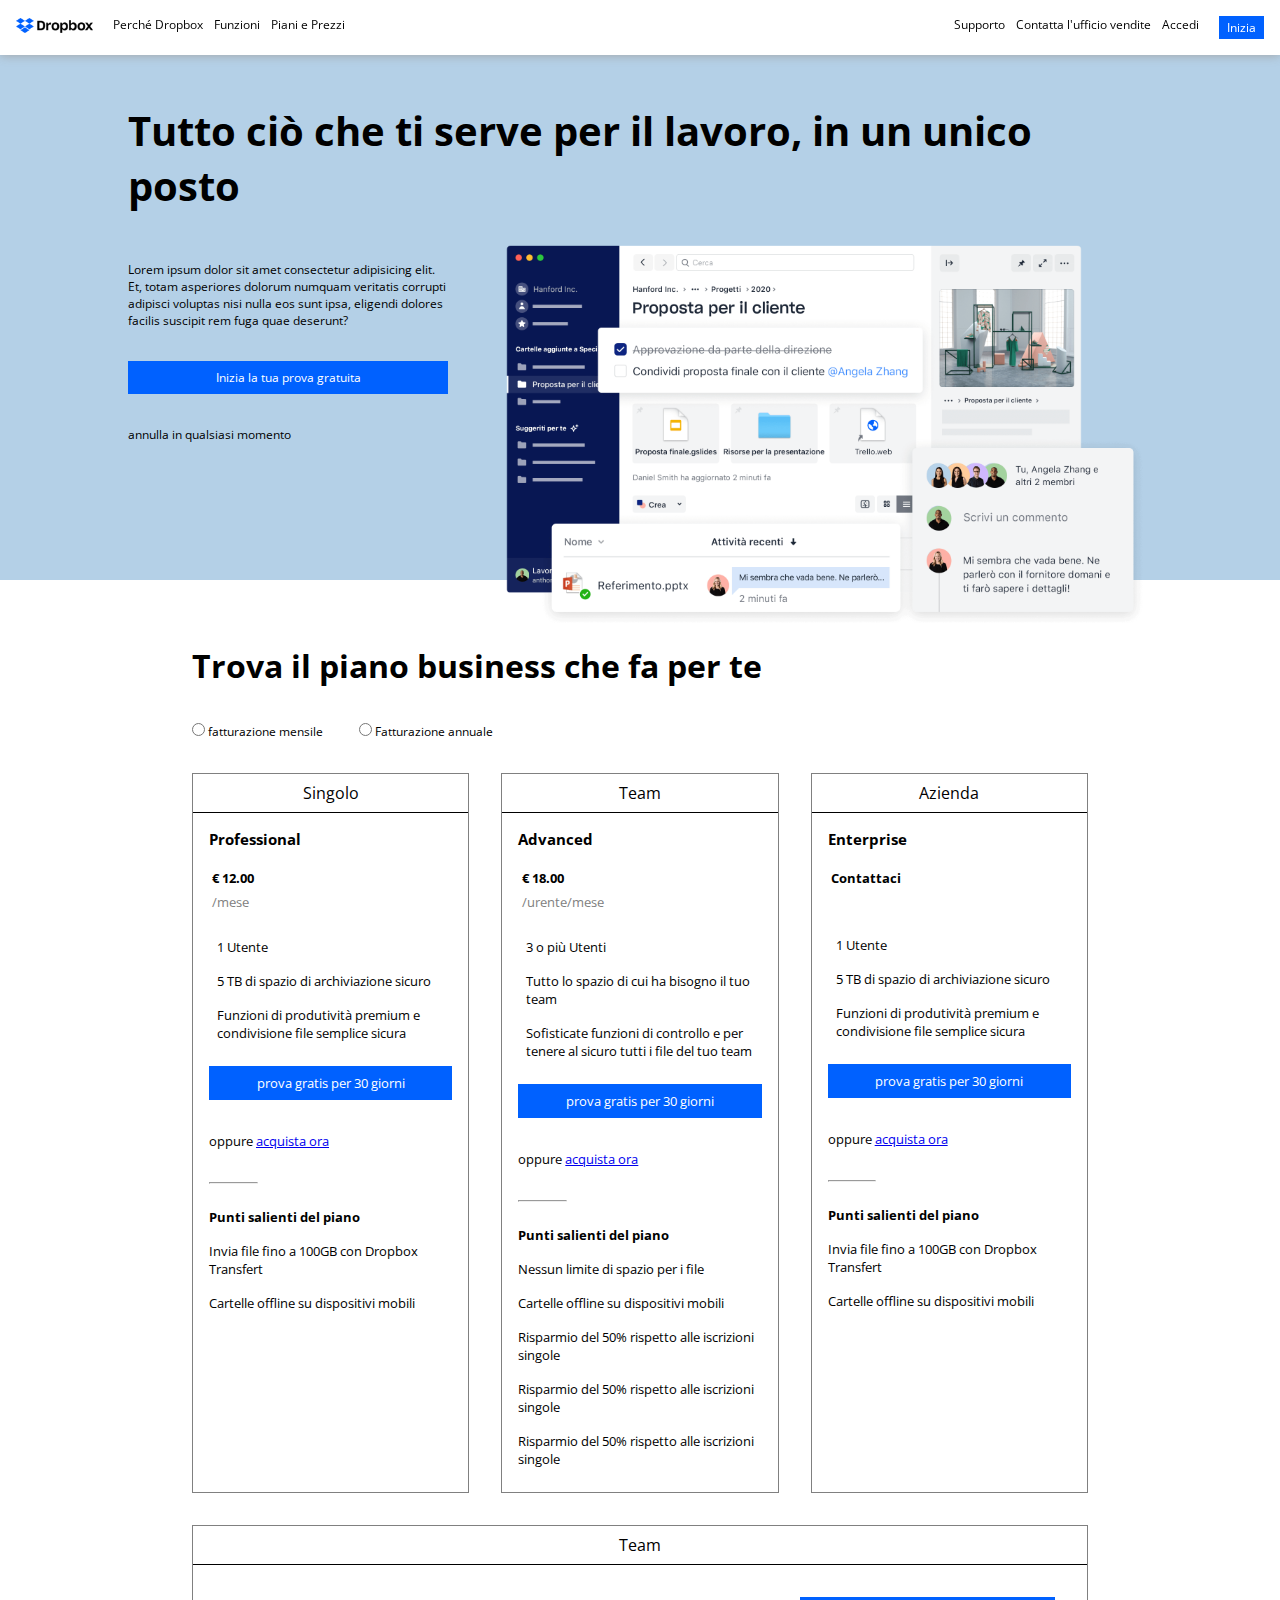
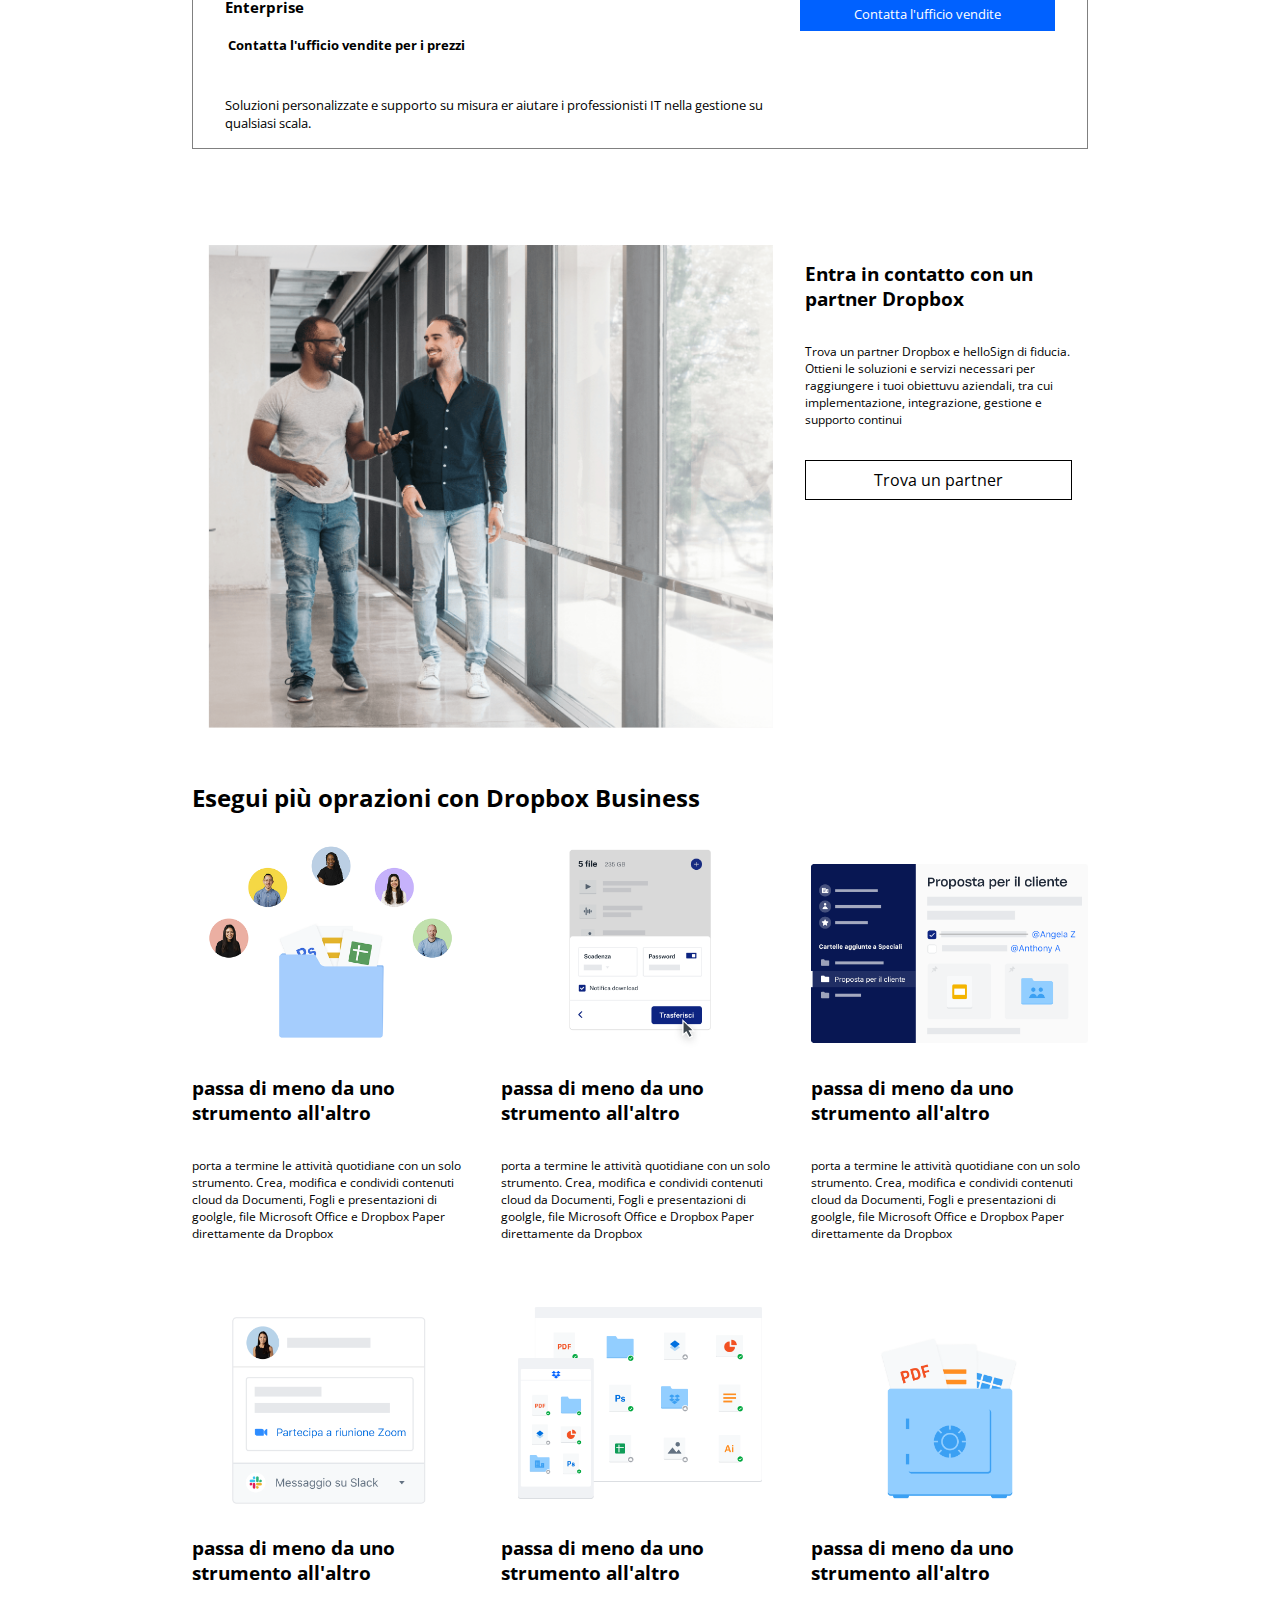
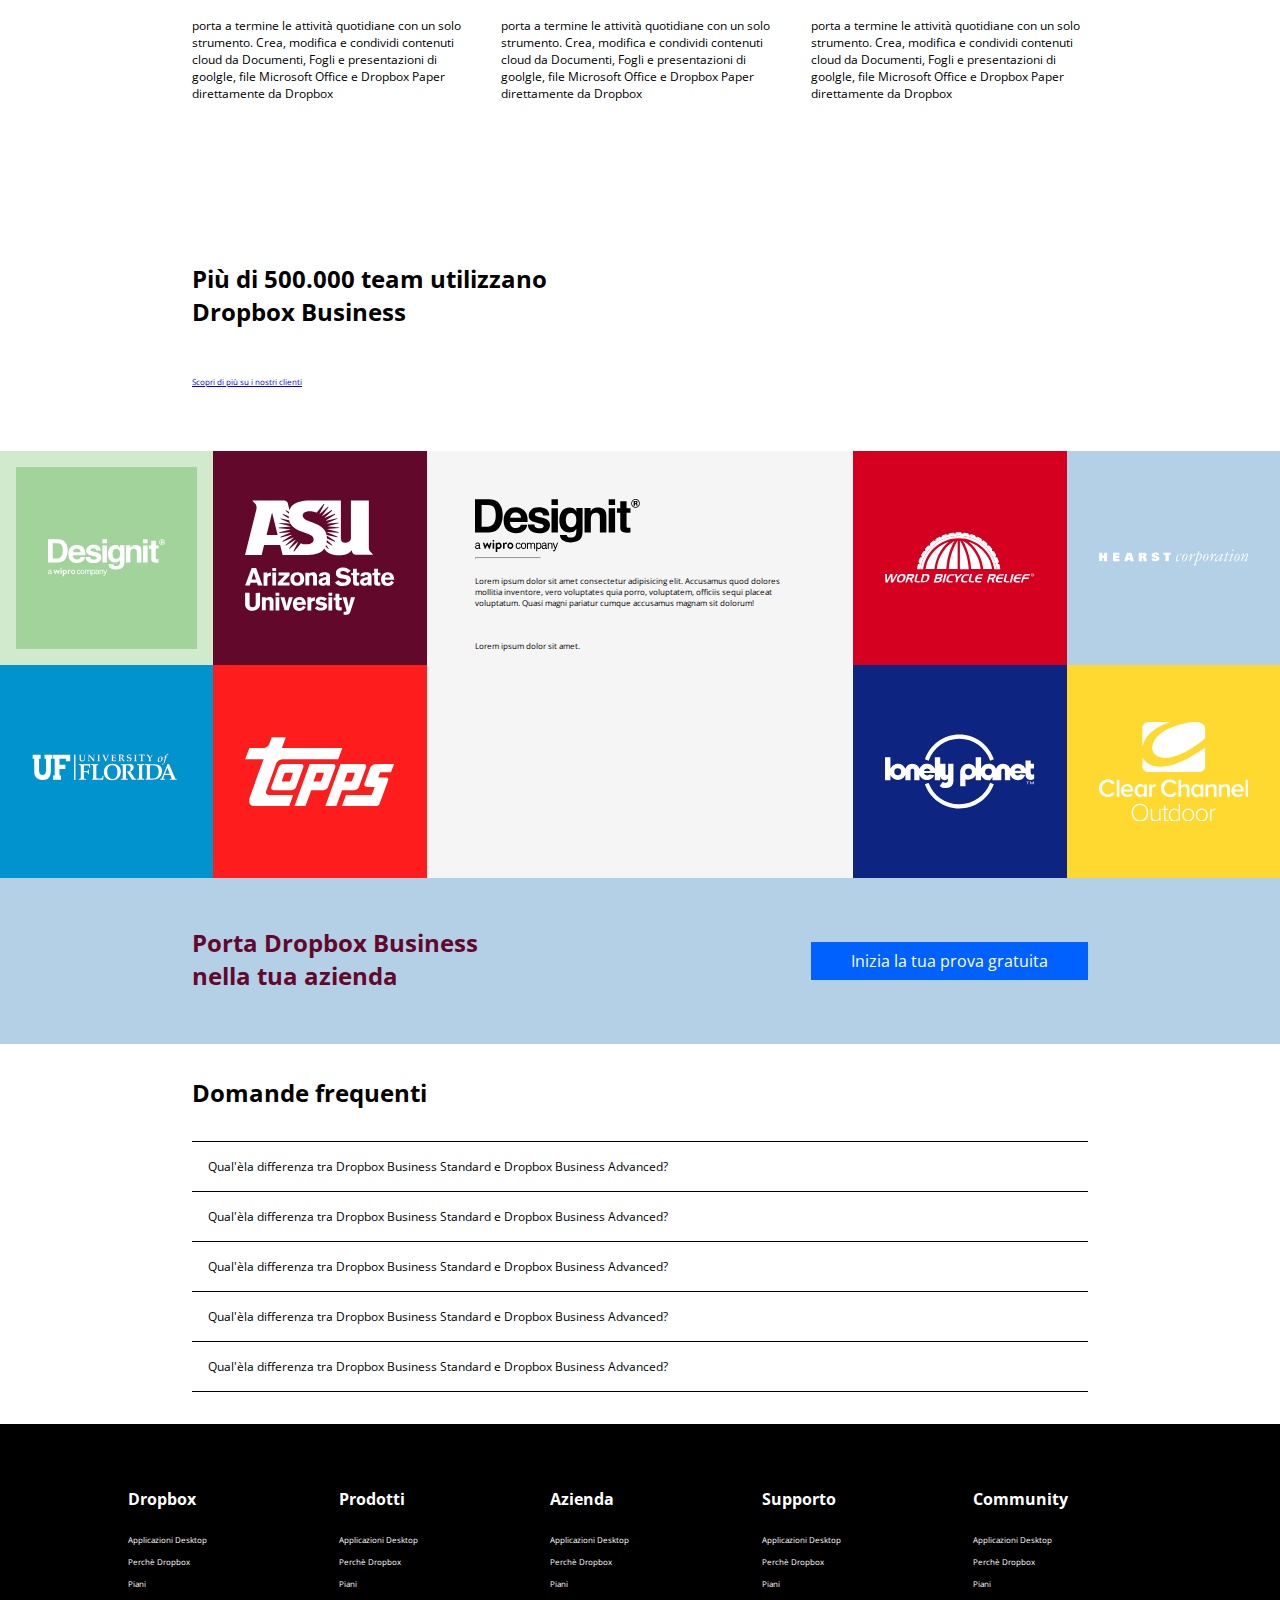
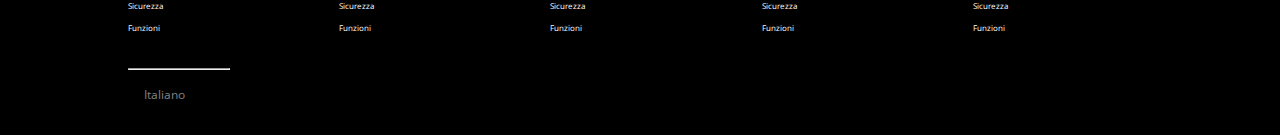
<file: index.html>
<!DOCTYPE html>
<html lang="en">

<head>
    <meta charset="UTF-8">
    <meta name="viewport" content="width=device-width, initial-scale=1.0">

    <link rel="preconnect" href="https://fonts.googleapis.com">
    <link rel="preconnect" href="https://fonts.gstatic.com" crossorigin>
    <link href="https://fonts.googleapis.com/css2?family=Open+Sans:ital,wght@0,300..800;1,300..800&display=swap"
        rel="stylesheet">
    <!-- font family -->
    <link rel="stylesheet" href="https://cdnjs.cloudflare.com/ajax/libs/font-awesome/6.6.0/css/all.min.css"
        integrity="sha512-Kc323vGBEqzTmouAECnVceyQqyqdsSiqLQISBL29aUW4U/M7pSPA/gEUZQqv1cwx4OnYxTxve5UMg5GT6L4JJg=="
        crossorigin="anonymous" referrerpolicy="no-referrer" />
    <!-- font icon -->
    <link rel="stylesheet" href="./asset/css/style.css">
    <title>boolbox</title>
</head>

<body class="debu">
    <header class="app_header d-flex p2-y">
        <div class="left">
            <div class="logo">
                <a href="#">
                    <img src="./asset/img/logo-small.png" alt="">
                </a>
            </div>
            <nav class="menu">
                <a href="#">Perché Dropbox</a>
                <a href="#">Funzioni</a>
                <a href="#">Piani e Prezzi</a>
            </nav>
        </div>
        <!-- left -->
        <div class="right">
            <nav class="menu">
                <a href="#">Supporto</a>
                <a href="#">Contatta l'ufficio vendite</a>
                <a href="#">Accedi</a>
            </nav>
            <div class="cta">
                <a href="#">Inizia</a>
            </div>
        </div>
        <!-- right -->
    </header>
    <!-- /.app_header -->
    <main class="app_main">
        <section class="jumbotron p2-y">
            <div class="conteinerL ">
                <h1 class="m-1">
                    Tutto ciò che ti serve per il lavoro, in un unico posto
                </h1>
                <div class="row p4-y">
                    <div class="col-4 text-start">
                        <p class="txt m-y">Lorem ipsum dolor sit amet consectetur adipisicing elit. Et, totam asperiores
                            dolorum numquam veritatis corrupti adipisci voluptas nisi nulla eos sunt ipsa, eligendi
                            dolores facilis suscipit rem fuga quae deserunt?</p>
                        <div class="call-to-action txt">
                            Inizia la tua prova gratuita
                        </div>
                        <div class="annul txt">
                            annulla in qualsiasi momento
                        </div>
                        <div class="arrowlink">
                            <a href="#plan">
                                <i class="fa-solid fa-arrow-down"></i>
                            </a>
                        </div>
                    </div>
                    <!-- Textarea -->
                    <div class="col-8">
                        <img src="./asset/img/jumbo.png" alt="">
                    </div>
                </div>
            </div>
        </section>
        <!-- jumbotron section -->
        <section id="plan" class="m-y margin-top-negativ p2-y">
            <div class="conteinerS p4-y">
                <h1 class="p2-y">
                    Trova il piano business che fa per te
                </h1>
                <div class="input p2-y">
                    <div class="month">
                        <input type="radio" name="" id="">
                        <label for="html">fatturazione mensile</label>
                    </div>
                    <!-- month -->
                    <div class="annual">
                        <input type="radio" name="" id="">
                        <label for="html">Fatturazione annuale</label>
                    </div>
                    <!-- annual -->
                </div>
                <div class="row ">
                    <div class="col-4">
                        <div class="card border d-flex">
                            <div class="users">
                                <i class="fa-solid fa-user"></i>
                                <span>
                                    Singolo
                                </span>
                            </div>
                            <!-- users -->
                            <div class="top">
                                <div class="description">
                                    <div class="supply">
                                        <h3>
                                            Professional
                                        </h3>
                                        <div class="price">
                                            € 12.00
                                        </div>
                                        <div class="subscription">
                                            /mese
                                        </div>
                                        <ul class="list-unstyled">
                                            <li class="user d-flex">
                                                <i class="fa-solid fa-user"></i>
                                                <span>1 Utente</span>
                                            </li>
                                            <li class="storage d-flex">
                                                <i class="fa-solid fa-folder"></i>
                                                <span>5 TB di spazio di archiviazione sicuro</span>
                                            </li>
                                            <li class="share d-flex">
                                                <i class="fa-solid fa-share-nodes"></i>
                                                <span>Funzioni di produtività premium e condivisione file semplice
                                                    sicura</span>
                                            </li>
                                        </ul>
                                        <div class="middle">
                                            <div class="call-to-action">
                                                prova gratis per 30 giorni
                                            </div>
                                            <div class="else">
                                                <span>oppure <a href="#">acquista ora</a></span>
                                            </div>
                                        </div>
                                        <!-- /.middle -->

                                        <hr>
                                    </div>
                                    <!-- supply -->
                                </div>
                                <div class="bottom">
                                    <div class="highlights">
                                        <h4>Punti salienti del piano</h4>
                                        <ul class="list-unstyled">
                                            <li>
                                                <i class="fa-solid fa-check"></i>
                                                <span>Invia file fino a 100GB con Dropbox Transfert</span>
                                            </li>
                                            <li>
                                                <i class="fa-solid fa-check"></i>
                                                <span>Cartelle offline su dispositivi mobili</span>
                                            </li>
                                        </ul>
                                    </div>
                                    <!-- highlights -->
                                </div>
                            </div>
                            <!-- description -->
                        </div>
                        <!-- card -->
                    </div>
                    <!-- /.col-4 -->
                    <div class="col-4">
                        <div class="card border">
                            <div class="users">
                                <i class="fa-solid fa-users"></i>
                                <span>
                                    Team
                                </span>
                            </div>
                            <!-- users -->
                            <div class="top">
                                <div class="description">
                                    <div class="supply">
                                        <h3>
                                            Advanced
                                        </h3>
                                        <div class="price">
                                            € 18.00
                                        </div>
                                        <div class="subscription">
                                            /urente/mese
                                        </div>
                                        <div class="feature">
                                            <ul class="list-unstyled">
                                                <li class="user d-flex">
                                                    <i class="fa-solid fa-user"></i>
                                                    <span>3 o più Utenti</span>
                                                </li>
                                                <li class="storage d-flex">
                                                    <i class="fa-solid fa-folder"></i>
                                                    <span>Tutto lo spazio di cui ha bisogno il tuo team</span>
                                                </li>
                                                <li class="share d-flex">
                                                    <i class="fa-solid fa-share-nodes"></i>
                                                    <span>Sofisticate funzioni di controllo e per tenere al sicuro tutti
                                                        i
                                                        file
                                                        del tuo team
                                                    </span>
                                                </li>
                                            </ul>
                                        </div>
                                        <!-- feature -->
                                    </div>
                                    <div class="middle">
                                        <div class="call-to-action">
                                            <a href="#">
                                                prova gratis per 30 giorni
                                            </a>
                                        </div>
                                        <div class="else">
                                            <span>oppure <a href="#">acquista ora</a></span>
                                        </div>
                                    </div>
                                    <!-- /.middle -->
                                    <hr>
                                </div>
                                <!-- supply -->
                                <!-- /.top -->
                                <div class="bottom">
                                    <div class="highlights">
                                        <h4>Punti salienti del piano</h4>
                                        <div class="feature">
                                            <ul class="list-unstyled">
                                                <li>
                                                    <i class="fa-solid fa-check"></i>
                                                    <span>Nessun limite di spazio per i file</span>
                                                </li>
                                                <li>
                                                    <i class="fa-solid fa-check"></i>
                                                    <span>Cartelle offline su dispositivi mobili</span>
                                                </li>
                                                <li>
                                                    <i class="fa-solid fa-check"></i>
                                                    <span>Risparmio del 50% rispetto alle iscrizioni singole</span>
                                                </li>
                                                <li>
                                                    <i class="fa-solid fa-check"></i>
                                                    <span>Risparmio del 50% rispetto alle iscrizioni singole</span>
                                                </li>
                                                <li>
                                                    <i class="fa-solid fa-check"></i>
                                                    <span>Risparmio del 50% rispetto alle iscrizioni singole</span>
                                                </li>
                                            </ul>
                                        </div>
                                        <!-- /.feature -->

                                    </div>
                                    <!-- highlights -->
                                </div>
                                <!-- /.bottom -->
                            </div>
                            <!-- description -->
                        </div>
                        <!-- card -->
                    </div>
                    <!-- /.col-4 -->
                    <div class="col-4">
                        <div class="card border d-flex">
                            <div class="users">
                                <i class="fa-solid fa-building"></i>
                                <span>
                                    Azienda
                                </span>
                            </div>
                            <!-- users -->
                            <div class="top">
                                <div class="description">
                                    <div class="supply">
                                        <h3>
                                            Enterprise
                                        </h3>
                                        <div class="price">
                                            Contattaci
                                        </div>
                                        <div class="subscription empty">

                                        </div>
                                        <div class="feature">
                                            <ul class="list-unstyled">
                                                <li class="user d-flex">
                                                    <i class="fa-solid fa-user"></i>
                                                    <span>1 Utente</span>
                                                </li>
                                                <li class="storage d-flex">
                                                    <i class="fa-solid fa-folder"></i>
                                                    <span>5 TB di spazio di archiviazione sicuro</span>
                                                </li>
                                                <li class="share d-flex">
                                                    <i class="fa-solid fa-share-nodes"></i>
                                                    <span>Funzioni di produtività premium e condivisione file semplice
                                                        sicura</span>
                                                </li>
                                            </ul>
                                        </div>
                                        <!-- feature -->
                                        <div class="middle">
                                            <div class="call-to-action">
                                                prova gratis per 30 giorni
                                            </div>
                                            <div class="else">
                                                <span>oppure <a href="#">acquista ora</a></span>
                                            </div>
                                        </div>
                                        <!-- /.middle -->
                                        <hr>
                                    </div>
                                    <!-- supply -->
                                </div>
                                <div class="bottom">
                                    <div class="highlights">
                                        <h4>Punti salienti del piano</h4>
                                        <ul class="list-unstyled">
                                            <li>
                                                <i class="fa-solid fa-check"></i>
                                                <span>Invia file fino a 100GB con Dropbox Transfert</span>
                                            </li>
                                            <li>
                                                <i class="fa-solid fa-check"></i>
                                                <span>Cartelle offline su dispositivi mobili</span>
                                            </li>
                                        </ul>
                                    </div>
                                    <!-- highlights -->
                                </div>
                            </div>
                            <!-- description -->
                        </div>
                        <!-- card -->
                    </div>
                    <!-- /.col-4 -->
                    <div class="col-12">
                        <div class="card border d-flex">
                            <div class="users">
                                <i class="fa-solid fa-building"></i>
                                <span>
                                    Team
                                </span>
                            </div>
                            <!-- users -->
                            <div class="top">
                                <div class="description d-flex">
                                    <div class="col-8">
                                        <div class="supply">
                                            <h3>
                                                Enterprise
                                            </h3>
                                            <div class="price">
                                                Contatta l'ufficio vendite per i prezzi
                                            </div>
                                            <!-- price -->
                                            <div class="subscription empty">

                                            </div>
                                            <!-- subscription -->
                                            <div class="feature">
                                                Soluzioni personalizzate e supporto su misura er aiutare i
                                                professionisti IT nella gestione su qualsiasi scala.
                                            </div>
                                            <!-- /.feature -->
                                        </div>
                                        <!-- supply -->
                                    </div>
                                    <!-- /.col8 -->
                                    <div class="col-4">
                                        <div class="call-to-action">
                                            Contatta l'ufficio vendite
                                        </div>
                                    </div>
                                    <!-- /.col4 -->
                                </div>



                            </div>
                            <!-- description -->

                        </div>
                        <!-- card -->
                    </div>
                    <!-- col-12 -->
                </div>
                <!-- /.row -->
            </div>
            <!-- /.conteinerS -->
        </section>
        <!-- /.plan -->
        <section class="Partners p2-y">
            <div class="conteinerS d-flex">
                <div class="col-8">
                    <img src="./asset/img/partner.png" alt="">
                </div>
                <!-- /.col-8 -->
                <div class="col-4">
                    <h3>
                        Entra in contatto con un partner Dropbox
                    </h3>
                    <div class="txt">
                        Trova un partner Dropbox e helloSign di fiducia. Ottieni le soluzioni e servizi necessari per
                        raggiungere i tuoi obiettuvu aziendali, tra cui implementazione, integrazione, gestione e
                        supporto continui
                    </div>
                    <div class="call-to-action-negative">
                        Trova un partner
                    </div>
                </div>
                <!-- /.col-4 -->
            </div>
            <!-- /.conteinerS -->
        </section>
        <!-- /.Partners -->
        <section class="Operation p2-y">
            <div class="conteinerS">
                <h2>Esegui più oprazioni con Dropbox Business</h2>
                <div class="row ">
                    <div class="col-4">
                        <img src="./asset/img/business-feature-switching-tools.png" alt="">
                        <h3>
                            passa di meno da uno strumento all'altro
                        </h3>
                        <div class="txt">
                            porta a termine le attività quotidiane con un solo strumento. Crea, modifica e condividi
                            contenuti cloud da Documenti, Fogli e presentazioni di goolgle, file Microsoft Office e
                            Dropbox Paper direttamente da Dropbox
                        </div>
                    </div>
                    <!-- /.col-4 -->
                    <div class="col-4">
                        <img src="./asset/img/business-feature-send-files-it.png" alt="">
                        <h3>
                            passa di meno da uno strumento all'altro
                        </h3>
                        <div class="txt">
                            porta a termine le attività quotidiane con un solo strumento. Crea, modifica e condividi
                            contenuti cloud da Documenti, Fogli e presentazioni di goolgle, file Microsoft Office e
                            Dropbox Paper direttamente da Dropbox
                        </div>
                    </div>
                    <!-- /.col-4 -->
                    <div class="col-4">
                        <img src="./asset/img/business-feature-coordinate-it.png" alt="">
                        <h3>
                            passa di meno da uno strumento all'altro
                        </h3>
                        <div class="txt">
                            porta a termine le attività quotidiane con un solo strumento. Crea, modifica e condividi
                            contenuti cloud da Documenti, Fogli e presentazioni di goolgle, file Microsoft Office e
                            Dropbox Paper direttamente da Dropbox
                        </div>
                    </div>
                    <!-- /.col-4 -->
                    <div class="col-4">
                        <img src="./asset/img/business-feature-integrations-it.png" alt="">
                        <h3>
                            passa di meno da uno strumento all'altro
                        </h3>
                        <div class="txt">
                            porta a termine le attività quotidiane con un solo strumento. Crea, modifica e condividi
                            contenuti cloud da Documenti, Fogli e presentazioni di goolgle, file Microsoft Office e
                            Dropbox Paper direttamente da Dropbox
                        </div>
                    </div>
                    <!-- /.col-4 -->
                    <div class="col-4">
                        <img src="./asset/img/business-feature-multi-device.png" alt="">
                        <h3>
                            passa di meno da uno strumento all'altro
                        </h3>
                        <div class="txt">
                            porta a termine le attività quotidiane con un solo strumento. Crea, modifica e condividi
                            contenuti cloud da Documenti, Fogli e presentazioni di goolgle, file Microsoft Office e
                            Dropbox Paper direttamente da Dropbox
                        </div>
                    </div>
                    <!-- /.col-4 -->
                    <div class="col-4">
                        <img src="./asset/img/business-feature-security.png" alt="">
                        <h3>
                            passa di meno da uno strumento all'altro
                        </h3>
                        <div class="txt">
                            porta a termine le attività quotidiane con un solo strumento. Crea, modifica e condividi
                            contenuti cloud da Documenti, Fogli e presentazioni di goolgle, file Microsoft Office e
                            Dropbox Paper direttamente da Dropbox
                        </div>
                    </div>
                    <!-- /.col-4 -->
                </div>
                <!-- /.row -->
            </div>
            <!-- /.conteinerS -->
        </section>
        <!-- /.Operation -->
        <section class="Teams p4-y my-4">
            <div class="conteinerS d-flex">
                <h2>
                    Più di 500.000 team utilizzano <br> Dropbox Business
                </h2>
                <a href="#">
                    Scopri di più su i nostri clienti
                </a>
            </div>
            <!-- /.conteinerS -->
        </section>
        <!-- /.Teams -->
        <section class="Logos">
            <div class="LeftL">
                <div class="square des">
                    <svg width="400" height="127" viewBox="0 0 400 127" xmlns="http://www.w3.org/2000/svg">
                        <title>designit</title>
                        <g>
                            <g transform="translate(0 97.578)">
                                <path
                                    d="M85.675 6.92c-4.014 0-7.336 3.391-7.336 7.613 0 4.221 3.253 7.612 7.336 7.612 4.014 0 7.335-3.39 7.335-7.612 0-4.222-3.252-7.613-7.335-7.613zm0 11.627c-2.076 0-3.737-1.8-3.737-4.014 0-2.215 1.66-4.014 3.737-4.014 2.076 0 3.737 1.8 3.737 4.014.069 2.214-1.661 4.014-3.737 4.014zM39.654 7.336h-2.699c-.208 0-.484.207-.554.415l-2.214 6.99-3.806-7.475a.826.826 0 0 0-.623-.346h-.277a.826.826 0 0 0-.623.346l-3.806 7.474-2.215-6.99c-.069-.207-.346-.414-.553-.414h-2.7c-.345 0-.553.276-.414.622L23.599 21.8c.069.208.346.416.553.416h.415a.826.826 0 0 0 .623-.346l4.499-8.79 4.498 8.79a.826.826 0 0 0 .623.346h.415c.208 0 .484-.208.554-.416l4.429-13.84c0-.347-.208-.623-.554-.623zm6.367 0h-2.7a.62.62 0 0 0-.622.622v13.15a.62.62 0 0 0 .623.622h2.699a.62.62 0 0 0 .623-.623V7.958a.62.62 0 0 0-.623-.622zm11.903-.416c-1.869 0-3.599.83-4.844 2.146l-.485-1.315c-.069-.208-.346-.415-.553-.415h-1.246a.62.62 0 0 0-.623.622V28.72a.62.62 0 0 0 .623.623h2.699a.62.62 0 0 0 .623-.623v-7.198c1.176.416 2.422.623 3.737.623 3.806 0 6.92-3.39 6.92-7.612.07-4.222-3.045-7.613-6.851-7.613zm-.761 11.627c-1.108 0-2.215-.277-3.045-.83v-5.468a3.521 3.521 0 0 1 3.045-1.8c2.007 0 3.667 1.8 3.667 4.015 0 2.283-1.66 4.083-3.667 4.083zM74.879 6.92c-2.63 0-4.152 2.146-4.152 2.146l-.485-1.315c-.069-.208-.346-.415-.553-.415h-1.246a.62.62 0 0 0-.623.622v13.15a.62.62 0 0 0 .623.622h2.699a.62.62 0 0 0 .623-.623v-9.204c1.591-1.938 3.598-1.315 4.014-1.107.415.138.692-.07.83-.346.138-.277.692-1.661.969-2.146.207-.484-.139-1.384-2.7-1.384zM45.19.554c-1.176-.346-2.353.415-2.699 1.591-.346 1.177.416 2.422 1.523 2.7 1.176.345 2.353-.416 2.699-1.592.346-1.177-.346-2.353-1.523-2.7z" />
                                <path
                                    d="M13.287 21.66a3.373 3.373 0 0 1-.761.278c-.277.069-.484.069-.83.069-.623 0-1.177-.208-1.523-.623a2.418 2.418 0 0 1-.554-1.522H9.55a4.54 4.54 0 0 1-1.868 1.73c-.83.415-1.73.623-2.769.623-.83 0-1.522-.139-2.145-.416-.623-.277-.969-.623-1.384-1.038-.415-.415-.692-.9-.9-1.453a4.29 4.29 0 0 1-.276-1.592c0-.484.069-.969.207-1.453.139-.484.415-.969.83-1.384.416-.415.9-.761 1.523-1.107.623-.277 1.453-.485 2.422-.554l4.291-.277v-1.038c0-.346-.07-.761-.138-1.107a1.64 1.64 0 0 0-.623-1.038c-.277-.208-.554-.415-.9-.554-.346-.138-.83-.207-1.453-.207-.623 0-1.177.069-1.592.207-.415.139-.761.346-.969.623-.484.484-.692 1.038-.692 1.73H.83c0-.692.139-1.246.346-1.73.208-.484.485-.9.9-1.315a5.08 5.08 0 0 1 1.869-1.176 7.239 7.239 0 0 1 2.491-.416c1.384 0 2.491.277 3.322.762.83.553 1.384 1.176 1.73 2.007.277.692.415 1.384.415 2.214v6.99c0 .346.07.623.208.761a.786.786 0 0 0 .553.208h.416l.207-.07v1.869zM9.55 14.81l-3.806.207c-.346 0-.692.07-1.107.208-.346.138-.692.277-1.038.484a3.966 3.966 0 0 0-.762.762c-.207.346-.276.692-.276 1.176 0 .623.207 1.246.622 1.73.416.485 1.177.761 2.146.761a4.29 4.29 0 0 0 1.591-.276c.485-.208.97-.485 1.315-.9.416-.415.762-.969.9-1.523.208-.553.277-1.176.277-1.73v-.9h.138zm101.315 2.145c-.07.761-.208 1.453-.484 2.076a6.31 6.31 0 0 1-1.177 1.592c-.484.484-1.107.9-1.8 1.176-.691.277-1.452.416-2.352.416-1.315 0-2.353-.277-3.183-.762-.83-.553-1.523-1.176-2.007-1.937a7.212 7.212 0 0 1-.9-2.077c-.208-.83-.277-1.73-.277-2.837 0-1.107.07-2.007.277-2.837.208-.83.484-1.454.9-2.076.484-.762 1.176-1.385 2.007-1.938.83-.554 1.868-.761 3.183-.761.83 0 1.592.138 2.284.415.692.277 1.245.623 1.73 1.107a6.31 6.31 0 0 1 1.176 1.592c.277.623.485 1.315.554 2.076h-2.422c-.07-.484-.208-.9-.346-1.315-.208-.346-.416-.692-.692-.969a2.606 2.606 0 0 0-1.038-.623 4.03 4.03 0 0 0-1.315-.207c-.554 0-1.038.069-1.384.277-.416.207-.762.415-1.038.692a3.428 3.428 0 0 0-1.108 1.937c-.207.83-.277 1.661-.277 2.56 0 .9.07 1.731.277 2.561.208.83.554 1.454 1.108 1.938.346.277.692.485 1.038.692.415.208.83.277 1.384.277.484 0 .969-.07 1.384-.277.415-.207.761-.415 1.038-.692.277-.277.484-.553.623-.9.138-.346.276-.76.346-1.245h2.491v.069zm13.149-2.353c0 1.107-.139 2.215-.415 3.183-.277 1.039-.83 1.869-1.592 2.7-.554.484-1.177.9-1.869 1.245a6.56 6.56 0 0 1-2.422.485c-.9 0-1.73-.139-2.422-.485a5.53 5.53 0 0 1-1.868-1.246c-.762-.76-1.315-1.66-1.592-2.699a12.173 12.173 0 0 1-.415-3.183c0-1.107.138-2.214.415-3.183.277-1.038.83-1.869 1.592-2.7a8.793 8.793 0 0 1 1.868-1.245 6.56 6.56 0 0 1 2.422-.484c.9 0 1.73.138 2.422.484a5.53 5.53 0 0 1 1.869 1.246c.761.761 1.315 1.66 1.592 2.699.276.969.415 2.007.415 3.183zm-2.422 0c0-.83-.07-1.66-.277-2.491a4.625 4.625 0 0 0-1.038-2.007c-.277-.277-.692-.554-1.107-.761-.416-.208-.9-.277-1.454-.277-.553 0-1.038.069-1.453.277-.415.207-.761.415-1.107.76a4.625 4.625 0 0 0-1.038 2.008c-.208.83-.277 1.591-.277 2.491 0 .83.069 1.661.277 2.491.207.83.553 1.454 1.038 2.007.277.277.692.554 1.107.762.415.207.9.276 1.453.276.554 0 1.038-.069 1.454-.276.415-.208.76-.416 1.107-.762a4.625 4.625 0 0 0 1.038-2.007c.207-.83.277-1.66.277-2.49zm21.66 7.197v-9.135c0-.484-.069-.968-.138-1.384-.069-.415-.277-.761-.484-1.038-.208-.277-.485-.553-.9-.692a3.765 3.765 0 0 0-1.384-.277c-.415 0-.83.07-1.176.277-.346.139-.692.415-.97.692a3.529 3.529 0 0 0-.968 1.8 10.745 10.745 0 0 0-.208 2.145v7.682h-2.422v-9.135c0-.485-.07-.97-.138-1.385-.07-.415-.208-.76-.485-1.038-.207-.276-.484-.553-.9-.692a3.765 3.765 0 0 0-1.383-.276 3.15 3.15 0 0 0-1.385.346c-.415.207-.76.553-1.038.9a4.396 4.396 0 0 0-.76 1.73 9.734 9.734 0 0 0-.209 1.937v7.682h-2.352V7.543h2.076l.207 2.076c.346-.83.9-1.453 1.661-1.799.761-.415 1.523-.623 2.353-.623 1.038 0 1.938.208 2.7.692a4.589 4.589 0 0 1 1.59 2.007c.208-.484.416-.83.762-1.176.277-.346.692-.623 1.038-.83.415-.208.83-.416 1.246-.485.415-.139.9-.139 1.315-.139 1.591 0 2.837.485 3.598 1.454.762.969 1.177 2.214 1.177 3.875v9.481h-2.422V21.8zm17.717-7.197a10.99 10.99 0 0 1-.554 3.46c-.346 1.038-.9 1.938-1.591 2.63a6.738 6.738 0 0 1-1.661 1.038c-.623.277-1.384.415-2.215.415-.415 0-.761-.069-1.176-.138-.416-.07-.762-.208-1.177-.415-.346-.139-.692-.416-1.038-.623-.277-.277-.554-.554-.761-.9v7.82h-2.422V7.336h2.076l.138 1.868c.415-.692 1.038-1.246 1.8-1.66.83-.416 1.591-.554 2.422-.554.9 0 1.66.138 2.353.415.692.277 1.245.692 1.73 1.176.692.692 1.176 1.592 1.522 2.63.346 1.038.554 2.145.554 3.391zm-2.422 0c0-.692-.07-1.315-.208-2.007a7.905 7.905 0 0 0-.623-1.8c-.277-.553-.692-.968-1.245-1.314-.554-.346-1.177-.484-1.938-.484-.554 0-.969.069-1.315.276-.346.208-.692.416-.969.692-.623.554-1.038 1.177-1.246 2.007-.207.83-.346 1.661-.346 2.56 0 .9.139 1.8.346 2.561.208.83.623 1.454 1.246 2.007.277.277.623.485.969.692.346.208.83.277 1.315.277.761 0 1.453-.138 1.938-.484.553-.346.968-.761 1.245-1.246a6.889 6.889 0 0 0 .623-1.8 8.754 8.754 0 0 0 .208-1.937zm16.193 7.059a3.373 3.373 0 0 1-.76.277c-.278.069-.485.069-.831.069-.623 0-1.177-.208-1.523-.623a2.418 2.418 0 0 1-.553-1.522h-.07a4.54 4.54 0 0 1-1.868 1.73c-.83.415-1.73.623-2.768.623-.83 0-1.523-.139-2.146-.416a4.93 4.93 0 0 1-1.522-1.038c-.415-.415-.692-.9-.9-1.453a4.29 4.29 0 0 1-.277-1.592c0-.484.07-.969.208-1.453.139-.484.415-.969.83-1.384.416-.415.9-.761 1.523-1.107.623-.277 1.453-.485 2.422-.554l4.29-.277v-1.038c0-.346-.068-.761-.138-1.107a1.64 1.64 0 0 0-.622-1.038c-.277-.208-.554-.415-.9-.554-.346-.138-.83-.207-1.453-.207-.623 0-1.177.069-1.592.207-.415.139-.761.346-.969.623-.484.484-.692 1.038-.692 1.73h-2.353c0-.692.139-1.246.346-1.73.208-.484.485-.9.9-1.315a5.08 5.08 0 0 1 1.868-1.176 7.239 7.239 0 0 1 2.492-.416c1.384 0 2.491.277 3.321.762.83.553 1.385 1.176 1.73 2.007.277.692.416 1.384.416 2.214v6.99c0 .346.069.623.207.761a.786.786 0 0 0 .554.208h.415l.208-.07v1.869h.207zm-3.737-6.851l-3.806.207c-.346 0-.692.07-1.107.208-.346.138-.692.277-1.038.484a3.966 3.966 0 0 0-.761.762c-.208.346-.277.692-.277 1.176 0 .623.207 1.246.623 1.73.415.485 1.176.761 2.145.761a4.29 4.29 0 0 0 1.592-.276c.484-.208.969-.485 1.315-.9.415-.415.76-.969.9-1.523.207-.553.276-1.176.276-1.73v-.9h.138zm14.395 6.99v-9.136c0-1.107-.208-1.937-.692-2.56-.485-.623-1.246-.9-2.422-.9-.692 0-1.315.208-1.8.623a4.001 4.001 0 0 0-1.245 1.592 3.831 3.831 0 0 0-.415 1.799c-.07.692-.07 1.315-.07 1.869v6.712h-2.422V7.405h2.076l.208 2.145c.208-.415.415-.761.761-1.107.346-.346.692-.554 1.038-.761.415-.208.83-.346 1.246-.485.415-.138.83-.138 1.246-.138 1.66 0 2.837.484 3.667 1.384.83.9 1.246 2.214 1.246 3.875V21.8h-2.422zm9.55 2.906c-.346.9-.83 1.66-1.384 2.214-.554.554-1.384.83-2.491.83-.623 0-1.108-.068-1.454-.138-.346-.069-.622-.138-.692-.207V25.26c.139.069.346.069.485.138.138.07.346.07.553.07h.692a2.65 2.65 0 0 0 1.315-.347c.346-.208.623-.554.83-1.107l.9-2.422-5.674-14.395h2.699l4.221 11.35 4.014-11.35h2.491l-6.505 17.509z" />
                            </g>
                            <path
                                d="M16.055 14.533v51.765H31.42c7.82 0 13.287-3.876 16.401-11.558 1.661-4.221 2.491-9.273 2.491-15.155 0-8.097-1.245-14.256-3.806-18.616-2.56-4.29-7.543-6.436-15.086-6.436H16.055zM46.436 2.56C52.042 4.36 56.54 7.75 59.931 12.595a35.985 35.985 0 0 1 5.675 12.803c.968 4.567 1.522 8.927 1.522 13.149 0 10.519-2.145 19.446-6.367 26.713-5.744 9.896-14.602 14.81-26.574 14.81H0V.83h34.187c4.913.07 8.996.623 12.249 1.73zm42.837 33.287c-2.145 2.145-3.53 5.12-4.083 8.858h26.298c-.277-3.945-1.661-6.99-4.083-9.066-2.422-2.076-5.467-3.114-9.066-3.114-3.875.07-6.92 1.107-9.066 3.322M112.18 22.56c4.083 1.799 7.474 4.705 10.104 8.65 2.422 3.46 3.944 7.543 4.636 12.11.416 2.7.623 6.506.485 11.627h-42.56c.276 5.952 2.283 10.035 6.09 12.457 2.352 1.453 5.12 2.214 8.373 2.214 3.46 0 6.298-.83 8.512-2.63 1.8-1.522 2.215-2.283 3.114-5.536h15.64c-.415 5.052-2.283 8.512-5.674 12.111-5.26 5.675-12.526 8.512-22.007 8.512-7.751 0-14.672-2.422-20.554-7.197-5.951-4.775-8.927-12.664-8.927-23.46 0-10.173 2.63-17.924 8.027-23.391 5.398-5.398 12.388-8.097 20.9-8.097 5.121-.139 9.758.83 13.84 2.63m31.696 38.823c.346 2.699 1.038 4.637 2.077 5.813 1.937 2.007 5.467 3.045 10.588 3.045 3.045 0 5.398-.415 7.197-1.315 1.8-.9 2.699-2.214 2.699-4.014 0-1.73-.692-3.044-2.145-3.944-1.454-.9-6.782-2.422-15.987-4.637-6.643-1.66-11.349-3.737-14.048-6.159-2.768-2.422-4.083-5.952-4.083-10.519 0-5.398 2.145-10.035 6.367-13.98 4.221-3.875 10.242-5.812 17.924-5.812 7.266 0 13.218 1.453 17.854 4.36 4.637 2.906 7.267 7.958 7.959 15.155h-15.294c-.208-1.938-.762-3.53-1.661-4.706-1.73-2.076-4.568-3.114-8.65-3.114-3.323 0-5.745.485-7.198 1.592-1.384 1.038-2.145 2.214-2.145 3.668 0 1.799.761 3.045 2.283 3.806 1.523.83 6.852 2.214 15.987 4.221 6.09 1.454 10.726 3.599 13.702 6.505 3.045 2.907 4.498 6.575 4.498 11.004 0 5.813-2.145 10.519-6.436 14.187-4.36 3.668-11.003 5.467-20.069 5.467-9.204 0-15.986-1.938-20.415-5.813-4.36-3.876-6.575-8.858-6.575-14.81h15.571zm98.063 2.076c2.422-2.699 3.668-6.99 3.668-12.941 0-5.536-1.177-9.827-3.53-12.734-2.353-2.906-5.398-4.36-9.342-4.36-5.33 0-8.997 2.492-11.004 7.544-1.038 2.699-1.592 6.02-1.592 9.965 0 3.391.554 6.436 1.73 9.135 2.007 4.914 5.744 7.405 11.073 7.405 3.53.07 6.505-1.315 8.997-4.014m-5.19-42.076c3.736 1.523 6.712 4.36 8.996 8.443v-8.443h15.017v55.571c0 7.543-1.245 13.287-3.806 17.093-4.36 6.644-12.734 9.897-25.121 9.897-7.474 0-13.564-1.454-18.27-4.43-4.706-2.906-7.336-7.335-7.82-13.148h16.678c.415 1.8 1.107 3.045 2.076 3.875 1.661 1.384 4.43 2.076 8.305 2.076 5.467 0 9.204-1.868 11.072-5.536 1.246-2.353 1.869-6.298 1.869-11.834v-3.737c-1.453 2.491-3.045 4.36-4.775 5.606-3.045 2.353-6.99 3.46-11.834 3.46-7.543 0-13.495-2.63-17.993-7.89-4.498-5.259-6.713-12.456-6.713-21.453 0-8.72 2.145-15.986 6.505-21.937 4.29-5.952 10.45-8.859 18.34-8.859 2.768-.069 5.328.416 7.473 1.246m75.987 3.46c3.806 3.184 5.744 8.443 5.744 15.779V80h-15.71V44.43c0-3.046-.415-5.468-1.246-7.06-1.522-2.976-4.36-4.498-8.58-4.498-5.191 0-8.651 2.145-10.59 6.574-1.037 2.353-1.522 5.33-1.522 8.928v31.695h-15.294V21.522h14.74v8.582c1.939-3.045 3.807-5.19 5.537-6.505 3.114-2.353 7.128-3.53 11.972-3.53 6.229 0 11.142 1.592 14.949 4.775m11.349-2.837h15.571V80h-15.571V22.007zm15.502-7.474h-15.502V.415h15.502v14.118zm-154.118 7.474h15.502V80h-15.502V22.007zm15.502-7.474h-15.502V.415h15.502v14.118zm143.114 18.2V22.008h8.097V5.467h15.225v16.47h9.55v10.727h-9.55v31.073c0 2.422.346 3.875.9 4.498.622.623 2.49.9 5.605.9.484 0 .969 0 1.453-.07.485 0 1.038-.068 1.523-.138v11.488l-7.267.346c-7.266.208-12.18-.969-14.81-3.806-1.73-1.73-2.63-4.429-2.63-8.166V32.734h-8.096zm46.09-25.743c-.415-.139-1.038-.208-1.8-.208h-.691v3.391h1.176c.692 0 1.246-.138 1.661-.415.415-.277.623-.761.623-1.384 0-.692-.346-1.177-.969-1.384zm-5.536 9.342V4.706H390.31c.97.07 1.661.277 2.284.623 1.038.553 1.592 1.453 1.592 2.768 0 .969-.277 1.66-.83 2.076-.554.484-1.246.692-2.008.83.693.139 1.315.346 1.661.693.692.553 1.038 1.453 1.038 2.63v1.037c0 .07 0 .208.07.346 0 .139 0 .208.069.346l.138.346h-2.906c-.07-.346-.139-.9-.208-1.591 0-.692-.07-1.177-.208-1.454a1.248 1.248 0 0 0-.83-.83c-.277-.138-.554-.208-1.038-.208l-.623-.069h-.623v4.083h-3.252zM383.045 4.43c-1.66 1.73-2.491 3.737-2.491 6.09 0 2.422.83 4.498 2.56 6.228 1.661 1.73 3.737 2.561 6.09 2.561 2.422 0 4.43-.9 6.09-2.56 1.661-1.73 2.56-3.807 2.56-6.16s-.83-4.36-2.49-6.09c-1.662-1.73-3.738-2.63-6.16-2.63-2.422-.069-4.429.762-6.159 2.561zm13.495 13.633c-2.007 2.007-4.498 2.976-7.336 2.976-2.976 0-5.467-1.038-7.474-3.045-2.007-2.007-3.045-4.498-3.045-7.474 0-3.045 1.107-5.606 3.253-7.612 2.076-1.938 4.498-2.838 7.197-2.838 2.907 0 5.329 1.038 7.405 3.114 2.007 2.007 3.114 4.499 3.114 7.405.07 2.907-.969 5.398-3.114 7.474z" />
                        </g>
                    </svg>
                </div>
                <div class="square">
                    <svg width="398" height="305" viewBox="0 0 398 305" xmlns="http://www.w3.org/2000/svg">
                        <title>asu_university_vert_rgb</title>
                        <g transform="translate(-1 -1)">
                            <g transform="translate(0 179.31)">
                                <path
                                    d="M30.62 1.655l17.104 46.62H35.31l-2.207-7.447H16l-2.207 7.448H1.38l17.38-46.62H30.62zm-6.344 11.31c-.552 2.483-1.38 4.966-1.931 7.173-1.104 3.586-2.759 9.103-3.862 12.414h11.862l-6.07-19.586zm36.138 4.414c2.207-1.93 4.69-3.31 9.93-3.862v9.104l-3.31.551c-4.965.828-6.344 1.656-6.344 6.07v19.586H50.483V13.793h9.93v3.586zM73.93 1.655h9.931v8h-9.931v-8zm0 12.138h9.931v34.759h-9.931V13.793z" />
                                <path
                                    d="M90.2068966 13.7931034L119.724138 13.7931034 119.724138 21.5172414 101.241379 40.2758621 119.724138 40.2758621 119.724138 48.2758621 88.2758621 48.2758621 88.2758621 40.5517241 107.034483 21.5172414 90.4827586 21.5172414 90.4827586 13.7931034z" />
                                <path
                                    d="M158.897 31.172c0 8.828-4.966 18.207-18.483 18.207-9.655 0-18.483-5.517-18.483-18.207 0-10.482 6.62-19.034 19.862-18.206 13.793.551 17.104 11.862 17.104 18.206zm-25.38-6.896c-1.38 1.93-1.655 4.414-1.655 6.62 0 5.518 2.759 10.207 8.276 10.207 5.517 0 8.276-4.413 8.276-9.93 0-3.863-.828-6.897-2.759-8.552-2.207-1.931-4.414-1.931-6.069-1.931-2.758.551-4.69 1.379-6.069 3.586zm38.897-7.173c1.103-1.103 1.655-1.93 3.31-2.758 1.655-.552 3.862-1.38 6.345-1.38 1.931 0 4.414.276 6.069 1.38 3.586 1.93 4.69 4.965 4.69 10.483v23.724H182.62V28.966c0-3.035 0-4.138-.552-5.242-.828-1.93-2.483-2.758-4.69-2.758-5.241 0-5.241 4.413-5.241 8.551v18.759H161.93V14.069h10.207l.276 3.034zm25.655 6.621c.276-2.483.552-5.241 3.586-7.724 3.31-2.483 7.173-3.034 11.31-3.034 4.138 0 14.621 1.103 14.621 9.93v20.138c0 3.587.276 4.138 1.104 5.518h-9.931v-3.31c-2.483 1.93-5.518 4.137-10.483 4.137-8 0-11.31-5.793-11.31-10.482 0-5.518 4.413-8.828 7.172-9.931 2.759-1.104 9.38-2.483 13.517-3.31v-1.932c0-1.655-.276-4.138-3.862-4.138-4.414 0-4.965 2.759-5.241 4.138h-10.483zm12.69 10.483c-1.656.552-4.414 1.655-4.414 4.414 0 1.655 1.38 3.586 3.862 3.586 1.38 0 2.483-.552 3.586-1.104 3.31-2.206 3.586-5.24 3.586-8.827l-6.62 1.93zm39.172.276c1.103 1.38 2.207 2.483 4.414 3.586 3.034 1.655 6.345 2.207 9.103 2.207 4.69 0 8.552-2.207 8.552-5.517 0-3.587-4.69-4.414-8.276-4.69-2.483-.276-5.241-.552-7.724-1.103-2.759-.552-12.69-2.76-12.69-12.69C243.31 4.138 254.07.552 262.07.552c10.759 0 16.552 5.241 20.69 8.827l-8.552 6.07c-1.38-1.38-2.759-2.76-4.69-3.863-1.655-.827-4.69-1.93-7.724-1.93-4.69 0-6.896 2.758-6.896 4.965 0 3.586 3.862 4.138 6.069 4.413 4.965.552 11.586 1.932 14.344 2.76 5.242 1.93 8 6.068 8 11.585 0 3.31-1.379 7.173-3.586 9.931-4.138 4.966-11.034 6.345-17.655 6.345-13.241 0-18.483-6.069-21.241-9.38l9.103-5.792zm38.897-30.62h10.206V14.62h6.621v6.345h-6.62v15.448c0 2.207 0 3.862 2.758 3.862h3.586v8c-2.207.276-3.586.552-5.241.552-3.586 0-7.448-.276-9.655-3.31-1.38-1.932-1.38-4.415-1.38-7.725V21.241h-4.965v-6.344h4.965V3.862h-.275zm19.862 19.861c.276-2.483.551-5.241 3.586-7.724 3.31-2.483 7.172-3.034 11.31-3.034 4.138 0 14.62 1.103 14.62 9.93v20.138c0 3.587.277 4.138 1.104 5.518h-9.93v-3.31c-2.483 1.93-5.518 4.137-10.483 4.137-8 0-11.31-5.793-11.31-10.482 0-5.518 4.413-8.828 7.172-9.931 2.758-1.104 9.379-2.483 13.517-3.31v-1.932c0-1.655-.276-4.138-3.862-4.138-4.414 0-4.966 2.759-5.242 4.138H308.69zm12.965 10.483c-1.655.552-4.414 1.655-4.414 4.414 0 1.655 1.38 3.586 3.862 3.586 1.38 0 2.483-.552 3.587-1.104 3.31-2.206 3.586-5.24 3.586-8.827l-6.62 1.93zm23.448-30.345h10.207v10.759h6.621v6.345h-6.62v15.448c0 2.207 0 3.862 2.758 3.862h3.586v8c-2.207.276-3.586.552-5.241.552-3.586 0-7.448-.276-9.655-3.31-1.38-1.932-1.38-4.415-1.38-7.725V21.241h-4.965v-6.344h4.965V3.862h-.276zm52.966 35.862c-1.103 1.655-2.483 3.586-4.138 5.242-3.034 2.758-7.448 4.965-12.965 4.965-10.207 0-17.38-6.62-17.38-17.931 0-8.276 4.138-19.034 17.655-19.034 1.931 0 8 .275 12.414 4.965 4.414 4.966 4.69 11.586 4.966 15.448h-24.828c0 4.414 2.483 8.552 8 8.552 5.517 0 7.448-3.586 8.828-6.069l7.448 3.862zM387.862 26.76c-.276-1.38-.552-3.31-1.931-4.966-1.38-1.38-3.31-1.93-4.965-1.93-2.483 0-4.138 1.103-5.242 2.206-1.38 1.655-1.655 3.034-1.93 4.69h14.068z" />
                                <g>
                                    <path
                                        d="M41.103 67.862V94.07c0 4.414 0 9.103-2.758 13.241-4.966 8-15.448 8.552-17.38 8.552-3.586 0-7.724-.828-10.758-2.483-9.104-4.69-9.104-12.965-8.828-19.31V67.862h11.862v29.241c0 2.483 0 4.414.828 5.794 1.38 2.482 4.69 3.31 7.448 3.31 8 0 8-5.517 8-9.104V68.138l11.586-.276zM56.552 83.31c1.103-1.103 1.655-1.93 3.31-2.758 1.655-.552 3.862-1.38 6.345-1.38 1.93 0 4.414.276 6.069 1.38 3.586 1.93 4.69 4.965 4.69 10.482v23.725H66.759V95.172c0-3.034 0-4.138-.552-5.241-.828-1.931-2.483-2.759-4.69-2.759-5.241 0-5.241 4.414-5.241 8.552v18.759H46.069V80h10.207v3.31h.276zm25.93-15.448h9.932v8h-9.931v-8zm0 12.138h9.932v34.759h-9.931V80zm12.966 0h10.759c4.138 15.448 4.965 18.483 6.069 25.103 1.38-7.724 1.655-8.551 3.586-16.551L118.07 80h10.483l-11.31 34.483h-10.76L95.449 80zm67.586 25.931c-1.103 1.655-2.482 3.586-4.137 5.241-3.035 2.759-7.449 4.966-12.966 4.966-10.207 0-17.38-6.62-17.38-17.931 0-8.276 4.139-19.035 17.656-19.035 1.93 0 8 .276 12.414 4.966 4.413 4.965 4.69 11.586 4.965 15.448H138.76c0 4.414 2.482 8.552 8 8.552 5.517 0 7.448-3.586 8.827-6.069l7.448 3.862zm-10.206-12.965c-.276-1.38-.552-3.31-1.931-4.966-1.38-1.38-3.31-1.931-4.966-1.931-2.483 0-4.138 1.103-5.241 2.207-1.38 1.655-1.656 3.034-1.931 4.69h14.069zm24.551-9.38c2.207-1.93 4.69-3.31 9.931-3.862v9.104l-3.31.551c-4.966.828-6.345 1.655-6.345 6.07v19.585h-10.207V80h9.931v3.586zm16.276 19.31c2.759 2.76 6.345 4.69 9.931 4.69 2.483 0 6.07-.827 6.07-3.31 0-1.104-.828-1.655-1.38-1.931-1.655-.828-3.862-1.104-5.793-1.38-1.655-.275-3.035-.551-4.69-1.103-2.207-.552-4.138-1.38-5.793-3.034-1.655-1.656-2.483-3.862-2.483-6.621 0-5.793 4.966-11.586 14.62-11.586 8.277 0 12.966 3.586 15.45 5.241l-6.346 5.793c-3.31-2.483-6.344-3.31-8.551-3.31-3.862 0-4.966 1.655-4.966 2.483 0 1.93 2.207 2.482 5.517 3.034 6.897 1.38 14.897 3.035 14.897 11.31 0 8.276-8.276 12.138-16.276 12.138-9.655 0-14.62-4.69-16.828-6.62l6.621-5.793zm29.793-35.034h9.931v8h-9.93v-8zm0 12.138h9.931v34.759h-9.93V80zm18.759-9.931h10.207v10.759h6.62v6.344h-6.62v15.449c0 2.207 0 3.862 2.758 3.862h3.587v8c-2.207.276-3.587.551-5.242.551-3.586 0-7.448-.275-9.655-3.31-1.38-1.93-1.38-4.414-1.38-7.724V87.448h-5.24v-6.345h4.965V70.07zM294.345 80l-12.138 37.241c-.828 2.207-1.655 4.414-3.31 6.345-2.483 2.483-4.69 2.759-7.449 2.759H264v-8h3.586c1.655 0 4.138 0 4.138-2.483 0-.828-.276-1.655-.552-2.483L260.966 80h10.758l5.793 24.828L283.31 80h11.035z" />
                                </g>
                            </g>
                            <path
                                d="M335.724 138.207c-4.965-5.241-4.69-10.759-4.69-10.759V1.103H283.31V102.07c-.551 9.655-9.93 11.862-15.172 11.862-7.448-.276-11.586-4.414-11.586-11.586V1.103H209.93h-32.828c-25.379 0-49.379 3.863-57.655 25.104l-4.69-18.759c-1.103-3.862-5.24-6.345-9.103-6.345H22.621c-1.104 0-1.655.276-1.104 1.104 0 0 2.207 2.207 6.345 6.896 5.793 6.621 3.586 15.173 3.586 15.173L1.103 146.206h44.414l6.345-26.758h42.759l6.62 26.759h58.207c24 0 43.31-2.483 52.966-17.38 7.172 13.518 22.62 20.139 49.93 17.656 9.38-.828 18.76-5.242 22.897-12.414l1.931 5.793c1.656 3.586 4.966 6.069 9.38 6.069h44.69c1.103.276 1.655 0 .827-.828 0 0-2.483-2.758-6.345-6.896zM110.621 27.31l8 4.69c-.276 1.38-.552 3.034-.828 4.414l-8.276-7.724c-.827-.828.276-1.931 1.104-1.38zm-8 9.931l14.896 6.07c0 1.655 0 4.137.276 6.068l-16-10.482c-.827-.552-.276-1.931.828-1.656zm-6.07 11.587l22.07 4.965c.551 2.759 1.655 5.517 2.758 7.724L96 50.483c-.828-.552-.552-1.931.552-1.655zM58.484 92.966l14.62-59.587L88 92.966H58.483zm122.207 19.862c-4.138 3.862-12.138 5.793-20.69 4.965-4.966-.552-9.931-3.034-9.931-3.034l-17.931 22.069c-.828.827-2.207 0-1.655-1.104l12.138-24.552c.276-.275-.276-.551-.552-.275l-21.793 19.034c-.828.828-1.931-.276-1.38-1.38l16.828-22.344c.276-.276 0-.552-.276-.276l-25.103 15.172c-.828.552-1.931-.827-1.104-1.379l20.966-19.586c.276-.276 0-.552-.276-.552l-27.862 11.31c-1.103.276-1.655-1.103-.828-1.655l24.552-16c.276-.275 0-.551-.276-.551l-28.965 6.896c-1.104.276-1.38-1.103-.552-1.655l27.31-11.862c.276 0 .276-.552 0-.552l-30.344 1.931c-1.104 0-1.38-1.379-.276-1.655l29.241-7.448c.276 0 .276-.552 0-.552l-30.345-2.759c-1.103 0-1.103-1.655 0-1.655l30.345-2.758c.276 0 .276-.276 0-.552L92.69 62.621c-1.104-.276-.828-1.655.276-1.655l28.965 1.655c7.448 13.517 23.172 19.034 36.966 24C172.414 91.31 184 95.172 184 105.655c0 2.759-1.103 5.242-3.31 7.173zm41.655 17.103l-6.897-6.069s1.104-2.483 1.655-4.138l6.621 8.828c.552.827-.552 1.93-1.38 1.379zm9.93-8.828l-13.792-8.275s.551-4.138.551-6.345l14.345 13.241c.828.828-.276 1.931-1.103 1.38zm8-10.206l-20.965-8.552s0-4.966-.551-7.724l22.344 14.62c.828.552.276 1.931-.827 1.656zm11.035-36.414l-30.344 2.758c-.276 0-.276.276 0 .552l29.24 7.448c1.104.276.828 1.656-.275 1.656l-30.345-1.931c-.276 0-.276.275 0 .551l27.31 11.862c1.104.552.552 1.931-.551 1.655l-27.862-5.793s-1.104-12.413-15.724-22.62c-7.449-5.242-16.828-8.828-24.828-11.862-6.345-2.483-12.138-4.69-16.276-7.173-4.69-3.034-6.896-6.345-6.896-10.207 0-2.758.827-5.241 2.758-7.172 3.31-3.31 9.104-4.69 17.104-4.69 8.551 0 17.655 3.862 17.655 3.862l18.207-22.62c.827-.828 2.207 0 1.655 1.103L199.724 36.69c0 .276.276.551.276.276l22.069-19.035c.828-.828 1.931.276 1.38 1.38l-17.104 22.62c-.276.276 0 .552.276.276L232 26.759c.828-.552 1.931.827 1.103 1.379l-20.965 19.586c-.276.276 0 .552.276.276l27.862-11.31c1.103-.276 1.655 1.103.827 1.655l-24.551 16c-.276.276 0 .552.276.552l29.517-6.621c1.103-.276 1.38 1.103.552 1.655l-27.31 11.862c-.277 0-.277.552 0 .552l30.344-1.931c1.103 0 1.38 1.38.276 1.655l-29.241 7.448c-.276 0-.276.552 0 .552l30.344 2.759c1.104 0 1.104 1.655 0 1.655z" />
                        </g>
                    </svg>
                </div>
                <div class="square">
                    <svg height="37" width="100%" viewBox="0 0 200 50" xmlns="http://www.w3.org/2000/svg">
                        
                            <path d="M56.07 2.21v33.88h1.5V2.21z" fill="#fff" />
                            <path
                                d="M169.09 11c.13.358.38.659.71.85.424.226.9.333 1.38.31a3.74 3.74 0 0 0 1.33-.22 6.17 6.17 0 0 0 1.23-.65 4.69 4.69 0 0 0 .94-.78 4.59 4.59 0 0 0 .74-1.46 6 6 0 0 0 .32-1.91 3.3 3.3 0 0 0-.12-.93 1.93 1.93 0 0 0-.39-.73 1.87 1.87 0 0 0-.79-.49 3.32 3.32 0 0 0-1.15-.19 3.56 3.56 0 0 0-1.42.29 5.47 5.47 0 0 0-1.23.73 5.18 5.18 0 0 0-.78.71 4.33 4.33 0 0 0-.66 1.41 6.36 6.36 0 0 0-.3 1.89 3.43 3.43 0 0 0 .2 1.18zm1.86-3.47a4 4 0 0 1 .74-1.66 1.34 1.34 0 0 1 1-.44 1.18 1.18 0 0 1 .93.4c.27.373.399.83.36 1.29a8.62 8.62 0 0 1-.31 2.21 5.51 5.51 0 0 1-.47 1.24 1.84 1.84 0 0 1-.56.65 1.28 1.28 0 0 1-.72.2 1.22 1.22 0 0 1-1-.39 2 2 0 0 1-.34-1.29 8.71 8.71 0 0 1 .33-2.23zm6.73-1.72h1l-1.06 5.47a23 23 0 0 1-.67 3 1.06 1.06 0 0 1-.31.49.64.64 0 0 1-.39.14.6.6 0 0 1-.4-.15 1.39 1.39 0 0 1-.33-.5h-.23c-.05.26-.11.51-.18.73s-.17.51-.3.88c.151.07.314.114.48.13.253-.006.5-.075.72-.2a4.94 4.94 0 0 0 1.4-1.18 6.38 6.38 0 0 0 1.11-1.85c.4-1.12.734-2.261 1-3.42l.77-3.54h1.87a4.7 4.7 0 0 1 .23-.76l-.07-.12a6.38 6.38 0 0 1-.71.07c-.527.033-.86.033-1 0h-.12a20.22 20.22 0 0 1 .43-1.95 2.67 2.67 0 0 1 .2-.54.75.75 0 0 1 .27-.28.67.67 0 0 1 .35-.1 1 1 0 0 1 .53.19c.24.176.444.396.6.65h.22a13.43 13.43 0 0 1 .41-1.87 1.68 1.68 0 0 0-.6-.12 1.8 1.8 0 0 0-.69.11 7.53 7.53 0 0 0-1 .67 14.67 14.67 0 0 0-1.42 1.16 3.1 3.1 0 0 0-.61.75 3.86 3.86 0 0 0-.26.86c0 .19-.07.31-.1.39a5.66 5.66 0 0 1-.79.28c-.32.093-.56.17-.72.23l-.07.37h.44zM76.07 22.3h-1.33a7.08 7.08 0 0 1-.17 1.7.47.47 0 0 1-.29.35 9.82 9.82 0 0 1-2.47.18c-.453 0-1.323-.037-2.61-.11v-2.08c0-2.62.057-4.43.17-5.43l1.59-.07h1.43a13.64 13.64 0 0 1 2.32.17 4 4 0 0 1 1.26.35.29.29 0 0 1 .14.15c.063.262.094.53.09.8.06.813.09 1.34.09 1.58h1.23c0-.667.047-1.443.14-2.33s.19-1.62.29-2.2l-.14-.21a26.18 26.18 0 0 0-2.9-.15l-7.28.14-5.34-.14v1.3c.6.023 1.197.08 1.79.17.153.024.299.078.43.16a.49.49 0 0 1 .14.25 7.61 7.61 0 0 1 .17 1.65c.093 2.667.14 4.08.14 4.24V29c0 .533-.027 1.413-.08 2.64s-.093 1.957-.12 2.19a1.87 1.87 0 0 1-.21.79.47.47 0 0 1-.23.17 10.22 10.22 0 0 1-2.03.21v1.25c1.86-.073 3.22-.11 4.08-.11l5.92.08V35a17.42 17.42 0 0 1-2.38-.25.71.71 0 0 1-.38-.26 5.51 5.51 0 0 1-.24-1.67c-.06-.96-.09-2.627-.09-5v-1.71h1.21c1.18-.026 2.36.04 3.53.2a.76.76 0 0 1 .54.29 7.18 7.18 0 0 1 .26 2.28h1.33zm8.42 13.78c.667 0 1.827.02 3.48.06l3.56.08c1.293 0 2.247-.027 2.86-.08a5.15 5.15 0 0 0 .9-.14c0-.193.047-.767.14-1.72l.38-3.06v-.5h-1.23c-.193.973-.39 1.847-.59 2.62a1.39 1.39 0 0 1-.26.56 1.88 1.88 0 0 1-.74.2 26.43 26.43 0 0 1-4 .27c-.507 0-1.457-.037-2.85-.11v-2.58-4.29-4.37c0-1.693.023-3.097.07-4.21a12.27 12.27 0 0 1 .08-1.88.53.53 0 0 1 .24-.3 6.89 6.89 0 0 1 2.09-.27V15c-1.647.073-3.387.11-5.22.11-1.647 0-3.11-.037-4.39-.11v1.33a6.79 6.79 0 0 1 2.32.3.47.47 0 0 1 .23.27c.15 1.08.214 2.17.19 3.26v5.91c0 2.173-.02 4.033-.06 5.58s-.087 2.447-.14 2.7a.36.36 0 0 1-.07.17 1.44 1.44 0 0 1-.41.3 9.88 9.88 0 0 1-1.1.59v.78c2-.093 3.503-.14 4.51-.14zm13.06-4.2a9.06 9.06 0 0 0 3.84 3.64 12.82 12.82 0 0 0 5.85 1.24 14.54 14.54 0 0 0 5.6-1 9.93 9.93 0 0 0 3.19-2.17 9.58 9.58 0 0 0 2.13-3.23 14 14 0 0 0 1-5.28 13 13 0 0 0-.37-3.08 9.81 9.81 0 0 0-1-2.56 9.47 9.47 0 0 0-4.89-4 15.28 15.28 0 0 0-5-.77 15.71 15.71 0 0 0-5.11.8A9.85 9.85 0 0 0 97 21a12.76 12.76 0 0 0-.84 4.83 11.82 11.82 0 0 0 1.39 6zm4-11.39a5.87 5.87 0 0 1 2.26-3.07 6.61 6.61 0 0 1 3.76-1 6.4 6.4 0 0 1 3.11.65 6.12 6.12 0 0 1 2 1.89 9.34 9.34 0 0 1 1.32 3 15.25 15.25 0 0 1 .46 3.88 14.37 14.37 0 0 1-.85 5.26 6 6 0 0 1-2.32 3.04 6.47 6.47 0 0 1-3.41.91 6.56 6.56 0 0 1-3.57-1 6.82 6.82 0 0 1-2.48-3.27 15.21 15.21 0 0 1-1-5.85 13.66 13.66 0 0 1 .7-4.49zm19.74-3.89a.57.57 0 0 1 .22.26 9.7 9.7 0 0 1 .18 2.27l.08 3.2v5.62l-.12 4.42a14.11 14.11 0 0 1-.15 1.79 1 1 0 0 1-.13.42.46.46 0 0 1-.26.15 11.4 11.4 0 0 1-2 .17v1.33c1.333-.073 2.79-.11 4.37-.11 1.767 0 3.51.037 5.23.11v-1.34a15.11 15.11 0 0 1-1.76-.09 1.18 1.18 0 0 1-.44-.16.62.62 0 0 1-.2-.22 3.58 3.58 0 0 1-.17-1.1c0-.28-.03-1.46-.09-3.54v-4.81c0-.96.03-2.867.09-5.72 0-1.273.03-2.093.09-2.46a8.54 8.54 0 0 1 1.44-.12 7.7 7.7 0 0 1 2.27.23 3.52 3.52 0 0 1 1.65 1.29c.466.682.7 1.495.67 2.32a4.93 4.93 0 0 1-.64 2.49 3.59 3.59 0 0 1-1.56 1.54 6.24 6.24 0 0 1-2.74.37l-.17.5c.362.284.679.621.94 1 .667.88 1.453 2.087 2.36 3.62l3.24 5.34c.157.27.278.559.36.86.8-.04 1.603-.06 2.41-.06.667 0 1.79.02 3.37.06v-1.34a3 3 0 0 1-1-.12 1.6 1.6 0 0 1-.5-.37c-.173-.18-.637-.77-1.39-1.77l-1-1.5-2.35-3.5-.17-.29c-.06-.1-.24-.38-.57-.86s-.61-.93-.86-1.38a7.56 7.56 0 0 0 3.5-2.38 5.39 5.39 0 0 0 1.14-3.33 4.15 4.15 0 0 0-.83-2.62 3.88 3.88 0 0 0-2-1.42 13.78 13.78 0 0 0-3.56-.34c-.82 0-1.853.03-3.1.09-.76.047-1.667.07-2.72.07h-2.88l-2.42-.07v1.2a8.55 8.55 0 0 1 2.22.3zm24.15-1.46c-1.647 0-3.107-.037-4.38-.11v1.33a16 16 0 0 1 1.92.13.75.75 0 0 1 .36.17.66.66 0 0 1 .15.3c.11.799.17 1.604.18 2.41v10.21c0 1.033-.04 2.153-.12 3.36-.05.83-.09 1.3-.12 1.42a.49.49 0 0 1-.14.24.9.9 0 0 1-.43.17c-.16 0-.767.037-1.82.11v1.33a76.478 76.478 0 0 1 4.35-.11c1.873 0 3.63.037 5.27.11v-1.32a14.41 14.41 0 0 1-1.81-.1 1.15 1.15 0 0 1-.46-.18.61.61 0 0 1-.21-.33 8.27 8.27 0 0 1-.15-2v-8.9c0-.193.02-1.527.06-4v-1.49a3.57 3.57 0 0 1 .15-1 .5.5 0 0 1 .17-.25 1.06 1.06 0 0 1 .41-.17 14.82 14.82 0 0 1 1.83-.11V15c-1.647.073-3.393.11-5.24.11zm11.71 21l4.49.11a17.7 17.7 0 0 0 5.22-.67 11.79 11.79 0 0 0 4-2.2 10.73 10.73 0 0 0 2.91-3.8 12.09 12.09 0 0 0 1.06-5.16 11.87 11.87 0 0 0-.71-4.18 7.21 7.21 0 0 0-1.25-2.12 8 8 0 0 0-2-1.7 8.78 8.78 0 0 0-2.81-1 22.57 22.57 0 0 0-4.29-.33c-.78 0-1.813.017-3.1.05-1.787.06-3.003.09-3.65.09l-5.45-.23v1.22c1.093.14 1.727.23 1.9.27a.77.77 0 0 1 .38.18.53.53 0 0 1 .12.21c.145.903.212 1.816.2 2.73.053 2.573.08 4.527.08 5.86V28c0 3.04-.057 5.237-.17 6.59-.32.243-.654.466-1 .67l-.42.24v.73l4.58-.11zm1.31-7.71v-3.5c0-3.96.053-6.653.16-8.08a18.17 18.17 0 0 1 2.57-.2 14.71 14.71 0 0 1 4.63.54 5.69 5.69 0 0 1 2.53 1.76 7.46 7.46 0 0 1 1.44 2.82 12.69 12.69 0 0 1 .44 3.34 13.59 13.59 0 0 1-.44 3.53 9.34 9.34 0 0 1-1.23 2.82 6.77 6.77 0 0 1-1.66 1.79 6.49 6.49 0 0 1-2 .92 13.63 13.63 0 0 1-3.57.42 16.32 16.32 0 0 1-2.69-.24c-.107-.96-.16-2.94-.16-5.94zm17.17 7.71l3.49.11V35a6.49 6.49 0 0 1-2.16-.27.56.56 0 0 1-.24-.51c.148-.89.4-1.759.75-2.59l.66-1.81h7.81l1.35 3.28c.185.391.303.81.35 1.24a.45.45 0 0 1-.23.43 8.8 8.8 0 0 1-2.12.23v1.25l5.31-.11 4.21.11V35l-.67-.07a4.7 4.7 0 0 1-.88-.11.9.9 0 0 1-.31-.18 1.46 1.46 0 0 1-.29-.39l-.61-1.39-.94-2.07-6.72-15.85h-2.16l-1.33 3.44-3.95 9.75a548.915 548.915 0 0 1-1.51 3.71 257.941 257.941 0 0 1-1 2.31 1.74 1.74 0 0 1-.34.45 1.08 1.08 0 0 1-.4.21c-.483.085-.97.138-1.46.16v1.25l3.47-.11zm6.36-15.94l3.24 7.8h-6.35l3.12-7.83zM63.08 2.81a.51.51 0 0 1 .21.19c.05.131.077.27.08.41v5.66a2.32 2.32 0 0 0 .84 1.48 2.9 2.9 0 0 0 1 .51 6.06 6.06 0 0 0 1.8.26 5.37 5.37 0 0 0 1.45-.18 3.22 3.22 0 0 0 1.09-.53 2.71 2.71 0 0 0 .74-.8 2.81 2.81 0 0 0 .33-1 8.8 8.8 0 0 0 .08-1.18V6.1 4.3a9.37 9.37 0 0 1 .11-1.3.36.36 0 0 1 .12-.19 1.74 1.74 0 0 1 .74-.1V2.2l-1.38.04h-1.55v.48a2.57 2.57 0 0 1 .91.13.3.3 0 0 1 .15.15c.073.328.103.664.09 1v3.3a5 5 0 0 1-.22 1.84 1.75 1.75 0 0 1-.75.78 2.81 2.81 0 0 1-1.41.3 3.08 3.08 0 0 1-1.22-.22 1.69 1.69 0 0 1-.74-.59 2.09 2.09 0 0 1-.3-1V4.8a10.45 10.45 0 0 1 .04-1.74.31.31 0 0 1 .13-.22 1.93 1.93 0 0 1 .87-.12V2.2h-1.12l-.88.04-2-.04v.52l.83.09zm11.29 8.27h3.05v-.54h-.13a5.58 5.58 0 0 1-.6-.05.44.44 0 0 1-.21-.07.26.26 0 0 1-.09-.12 5 5 0 0 1-.08-.9V4.2c2.507 3.06 4.443 5.353 5.81 6.88l1.09.16.08-.05c-.06-.6-.09-2.307-.09-5.12V4.4a7.06 7.06 0 0 1 .09-1.46.16.16 0 0 1 .07-.1c.3-.094.616-.132.93-.11V2.2h-3v.53c.339-.03.68.015 1 .13a.45.45 0 0 1 .11.31c.053.4.08 1.733.08 4v1.47c-.587-.607-1.327-1.443-2.22-2.51a110.922 110.922 0 0 1-3.2-3.93h-2.69v.53c.271.01.542.036.81.08a.41.41 0 0 1 .2.1.47.47 0 0 1 .09.21c.016.2.016.4 0 .6V8.94c-.033.62-.063 1.01-.09 1.17a.56.56 0 0 1-.08.24.28.28 0 0 1-.12.08 7 7 0 0 1-.86.07v.54zM89 2.24h-1.83v.52c.267 0 .535.017.8.05a.31.31 0 0 1 .15.07.27.27 0 0 1 .06.13c.057.327.094.658.11.99V8.3c0 .433-.02.903-.06 1.41v.6a.2.2 0 0 1-.06.1.38.38 0 0 1-.18.07h-.76v.56h4.03v-.52a6 6 0 0 1-.76 0 .48.48 0 0 1-.21-.12.26.26 0 0 1-.09-.14 3.45 3.45 0 0 1-.06-.85V5.7 4.02 3.4a1.51 1.51 0 0 1 .05-.4.21.21 0 0 1 .1-.12.44.44 0 0 1 .17-.07 6.25 6.25 0 0 1 .77 0V2.2h-2.2zm10.14 8.88c.26-.72.753-1.953 1.48-3.7l.86-2 .45-1.05a6 6 0 0 1 .72-1.44 2.1 2.1 0 0 1 .72-.13v-.6H100.39v.56H101.32a.22.22 0 0 1 .09.08.31.31 0 0 1 0 .16.8.8 0 0 1 0 .15c-.04.173-.157.507-.35 1a73.78 73.78 0 0 1-.45 1.2L99.2 8.84 97.6 5v-.12l-.31-.61a5.69 5.69 0 0 1-.42-1.21.22.22 0 0 1 .05-.16.36.36 0 0 1 .19-.09 3.93 3.93 0 0 1 .77-.06V2.2h-4.13v.56a2.06 2.06 0 0 1 .79.11c.163.157.289.349.37.56.16.32.593 1.32 1.3 3l.9 2.15 1 2.53h1zm9.15-.12h3.08c.383.02.767.02 1.15 0l.08-.08a19.6 19.6 0 0 1 .14-2.07h-.45a6.68 6.68 0 0 1-.24 1.15.23.23 0 0 1-.08.11 2.05 2.05 0 0 1-.71.13H108.79V6.85a9.13 9.13 0 0 1 1 0 7.5 7.5 0 0 1 1.13.07c.11.01.208.07.27.16.095.293.129.603.1.91h.51V5.21h-.51a3.28 3.28 0 0 1-.09.8.24.24 0 0 1-.09.13 1.16 1.16 0 0 1-.4 0h-1.9V4.82a16.15 16.15 0 0 1 .09-1.83h1.15a11 11 0 0 1 1.23.07 1.5 1.5 0 0 1 .51.1.23.23 0 0 1 .08.13c.044.305.064.612.06.92h.49l.06-.92.12-.92v-.08l-.31-.09H105.83v.54c.31-.003.62.034.92.11a.2.2 0 0 1 .1.1c.07.288.1.584.09.88v4.09c0 .333-.017.863-.05 1.59 0 .4 0 .69-.06.86-.192.147-.4.27-.62.37v.34zm8.35-8.18a.23.23 0 0 1 .09.11c.068.329.095.665.08 1V7.6l-.05 1.85a5.77 5.77 0 0 1-.06.75.41.41 0 0 1-.05.18.2.2 0 0 1-.11.06 4.9 4.9 0 0 1-.85.07v.56h4.02v-.55a6.36 6.36 0 0 1-.74 0 .49.49 0 0 1-.18-.07.26.26 0 0 1-.08-.09 1.54 1.54 0 0 1-.07-.46V8.41v-2-2.4-1a3.59 3.59 0 0 1 .6-.05 3.21 3.21 0 0 1 1 .1c.28.106.52.294.69.54.2.294.299.645.28 1a2.06 2.06 0 0 1-.27 1 1.49 1.49 0 0 1-.65.65 2.61 2.61 0 0 1-1.15.16l-.07.21c.15.119.282.26.39.42.273.367.607.873 1 1.52l1.36 2.24c.065.113.115.234.15.36h2.42v-.64a1.25 1.25 0 0 1-.4-.05.65.65 0 0 1-.21-.16c-.073-.073-.267-.32-.58-.74l-.43-.63-1-1.47-.07-.12-.2-.35c-.13-.2-.26-.39-.36-.58a3.16 3.16 0 0 0 1.46-1c.313-.4.482-.893.48-1.4a1.74 1.74 0 0 0-.35-1.1 1.62 1.62 0 0 0-.84-.59 5.75 5.75 0 0 0-1.49-.14h-4.65v.53c.314.002.627.046.93.13zm16.39.63a7.37 7.37 0 0 1 .13-.81l-.05-.15a4.32 4.32 0 0 0-1.1-.35 7 7 0 0 0-1.3-.12 5.58 5.58 0 0 0-1.26.14 3.29 3.29 0 0 0-1.1.47 2.36 2.36 0 0 0-.79.93 2.9 2.9 0 0 0-.3 1.31 2.68 2.68 0 0 0 .17.95 2 2 0 0 0 .5.75c.252.226.554.39.88.48.24.073.743.19 1.51.35a4.93 4.93 0 0 1 1.12.36c.2.102.364.262.47.46.106.214.157.451.15.69a1.7 1.7 0 0 1-.21.85 1.42 1.42 0 0 1-.69.59 2.59 2.59 0 0 1-1.08.21 2.76 2.76 0 0 1-1.28-.3 2 2 0 0 1-.83-.69 7.94 7.94 0 0 1-.07-1.14h-.51a9.27 9.27 0 0 1-.2 2.2 6.63 6.63 0 0 0 1.34.5 6 6 0 0 0 1.39.15 4.92 4.92 0 0 0 1.83-.3c.34-.138.653-.33.93-.57a3.05 3.05 0 0 0 .71-.85c.233-.44.35-.932.34-1.43a2.67 2.67 0 0 0-.12-.83 2 2 0 0 0-.31-.62 1.73 1.73 0 0 0-.5-.43 3.26 3.26 0 0 0-.83-.32l-.85-.16-1-.19a2.81 2.81 0 0 1-.73-.28 1 1 0 0 1-.38-.41 1.54 1.54 0 0 1-.14-.68 1.34 1.34 0 0 1 .47-1 1.9 1.9 0 0 1 1.34-.44 2.66 2.66 0 0 1 1.09.22c.266.1.5.27.68.49.04.332.06.666.06 1h.53c0-.43 0-.78.06-1zm5.64-1.23h-1.83v.54a6.7 6.7 0 0 1 .8.05.31.31 0 0 1 .15.07.27.27 0 0 1 .06.13 8 8 0 0 1 .08 1V8.3c0 .433-.017.903-.05 1.41v.6a.2.2 0 0 1-.06.1.38.38 0 0 1-.18.07h-.76v.56h4.03v-.52a6 6 0 0 1-.76 0 .48.48 0 0 1-.19-.08.25.25 0 0 1-.09-.14 3.44 3.44 0 0 1-.06-.85V5.7 4.02 3.4a1.52 1.52 0 0 1 .08-.4.22.22 0 0 1 .07-.1.45.45 0 0 1 .17-.07 6.23 6.23 0 0 1 .76 0V2.2h-2.2zm8.84 8.78c.567 0 1.26.017 2.08.05v-.49a3 3 0 0 1-.91-.11.38.38 0 0 1-.19-.24 10.43 10.43 0 0 1-.07-1.65v-3.8-1.74h.91c.487 0 .903.017 1.25.05a.43.43 0 0 1 .2 0 .6.6 0 0 1 .08.27c.047.311.074.625.08.94h.52V2.89a6.52 6.52 0 0 1 .07-.68l-.06-.06H143.45l-.06.06c0 .213.02.413.06.6s.04.677 0 1.47h.52c.007-.335.04-.67.1-1a.42.42 0 0 1 .08-.22.55.55 0 0 1 .24-.05h2.12v5.54a10.3 10.3 0 0 1-.07 1.64.39.39 0 0 1-.19.25 3.12 3.12 0 0 1-.91.1v.52c.78-.033 1.473-.05 2.08-.05zm10.4-6.38a15.08 15.08 0 0 0-.92-1.58 4 4 0 0 0-.49-.63 2.89 2.89 0 0 0-.56-.41l-.7.17-1.35.27V3a2.13 2.13 0 0 1 .56 0c.168.116.319.254.45.41a10.2 10.2 0 0 1 1 1.38c.453.707.88 1.423 1.28 2.15a1.8 1.8 0 0 1 .24.6v2.44a.94.94 0 0 1-.07.38.3.3 0 0 1-.17.1 6.83 6.83 0 0 1-.85.06v.56h4.12v-.56a5.21 5.21 0 0 1-.84-.05.35.35 0 0 1-.19-.11 1.2 1.2 0 0 1-.1-.44c-.02-.39-.02-.78 0-1.17V7.66a2.59 2.59 0 0 1 0-.48c.04-.167.1-.328.18-.48.14-.267.507-.867 1.1-1.8s1.157-1.74 1.69-2.42V2.2h-1c-.06.12-.21.39-.44.79l-1.2 2.12-.8 1.29c-.1-.22-.397-.807-.89-1.76z"
                                fill="#004b93" fill-rule="nonzero" />
                            
                                <path
                                    d="M36.21 30.38v-8.67h7.99v-5.72h-7.99v-8.1h8.77v3.14h5.79V2.22H27.59v5.67h2.18v22.49H27.6v5.72h10.7v-5.72zm-11.63-7.09V7.89h2.14V2.22H16.01v5.67h2.09v13.49c0 5.66-.65 8.37-4.71 8.37S8.67 27 8.67 21.38V7.89h2.07V2.22H0v5.67h2.13v15.4c0 3.37 0 6.12 1.59 8.6 1.77 2.8 5 4.59 9.66 4.59 8.26 0 11.2-4.31 11.2-13.19zM56.07 2.21v33.88h1.5V2.21z" />
                                <path
                                    d="M169.09 11c.13.358.38.659.71.85.424.226.9.333 1.38.31a3.74 3.74 0 0 0 1.33-.22 6.17 6.17 0 0 0 1.23-.65 4.69 4.69 0 0 0 .94-.78 4.59 4.59 0 0 0 .74-1.46 6 6 0 0 0 .32-1.91 3.3 3.3 0 0 0-.12-.93 1.93 1.93 0 0 0-.39-.73 1.87 1.87 0 0 0-.79-.49 3.32 3.32 0 0 0-1.15-.19 3.56 3.56 0 0 0-1.42.29 5.47 5.47 0 0 0-1.23.73 5.18 5.18 0 0 0-.78.71 4.33 4.33 0 0 0-.66 1.41 6.36 6.36 0 0 0-.3 1.89 3.43 3.43 0 0 0 .2 1.18zm1.86-3.47a4 4 0 0 1 .74-1.66 1.34 1.34 0 0 1 1-.44 1.18 1.18 0 0 1 .93.4c.27.373.399.83.36 1.29a8.62 8.62 0 0 1-.31 2.21 5.51 5.51 0 0 1-.47 1.24 1.84 1.84 0 0 1-.56.65 1.28 1.28 0 0 1-.72.2 1.22 1.22 0 0 1-1-.39 2 2 0 0 1-.34-1.29 8.71 8.71 0 0 1 .33-2.23zm6.73-1.72h1l-1.06 5.47a23 23 0 0 1-.67 3 1.06 1.06 0 0 1-.31.49.64.64 0 0 1-.39.14.6.6 0 0 1-.4-.15 1.39 1.39 0 0 1-.33-.5h-.23c-.05.26-.11.51-.18.73s-.17.51-.3.88c.151.07.314.114.48.13.253-.006.5-.075.72-.2a4.94 4.94 0 0 0 1.4-1.18 6.38 6.38 0 0 0 1.11-1.85c.4-1.12.734-2.261 1-3.42l.77-3.54h1.87a4.7 4.7 0 0 1 .23-.76l-.07-.12a6.38 6.38 0 0 1-.71.07c-.527.033-.86.033-1 0h-.12a20.22 20.22 0 0 1 .43-1.95 2.67 2.67 0 0 1 .2-.54.75.75 0 0 1 .27-.28.67.67 0 0 1 .35-.1 1 1 0 0 1 .53.19c.24.176.444.396.6.65h.22a13.43 13.43 0 0 1 .41-1.87 1.68 1.68 0 0 0-.6-.12 1.8 1.8 0 0 0-.69.11 7.53 7.53 0 0 0-1 .67 14.67 14.67 0 0 0-1.42 1.16 3.1 3.1 0 0 0-.61.75 3.86 3.86 0 0 0-.26.86c0 .19-.07.31-.1.39a5.66 5.66 0 0 1-.79.28c-.32.093-.56.17-.72.23l-.07.37h.44zM76.07 22.3h-1.33a7.08 7.08 0 0 1-.17 1.7.47.47 0 0 1-.29.35 9.82 9.82 0 0 1-2.47.18c-.453 0-1.323-.037-2.61-.11v-2.08c0-2.62.057-4.43.17-5.43l1.59-.07h1.43a13.64 13.64 0 0 1 2.32.17 4 4 0 0 1 1.26.35.29.29 0 0 1 .14.15c.063.262.094.53.09.8.06.813.09 1.34.09 1.58h1.23c0-.667.047-1.443.14-2.33s.19-1.62.29-2.2l-.14-.21a26.18 26.18 0 0 0-2.9-.15l-7.28.14-5.34-.14v1.3c.6.023 1.197.08 1.79.17.153.024.299.078.43.16a.49.49 0 0 1 .14.25 7.61 7.61 0 0 1 .17 1.65c.093 2.667.14 4.08.14 4.24V29c0 .533-.027 1.413-.08 2.64s-.093 1.957-.12 2.19a1.87 1.87 0 0 1-.21.79.47.47 0 0 1-.23.17 10.22 10.22 0 0 1-2.03.21v1.25c1.86-.073 3.22-.11 4.08-.11l5.92.08V35a17.42 17.42 0 0 1-2.38-.25.71.71 0 0 1-.38-.26 5.51 5.51 0 0 1-.24-1.67c-.06-.96-.09-2.627-.09-5v-1.71h1.21c1.18-.026 2.36.04 3.53.2a.76.76 0 0 1 .54.29 7.18 7.18 0 0 1 .26 2.28h1.33zm8.42 13.78c.667 0 1.827.02 3.48.06l3.56.08c1.293 0 2.247-.027 2.86-.08a5.15 5.15 0 0 0 .9-.14c0-.193.047-.767.14-1.72l.38-3.06v-.5h-1.23c-.193.973-.39 1.847-.59 2.62a1.39 1.39 0 0 1-.26.56 1.88 1.88 0 0 1-.74.2 26.43 26.43 0 0 1-4 .27c-.507 0-1.457-.037-2.85-.11v-2.58-4.29-4.37c0-1.693.023-3.097.07-4.21a12.27 12.27 0 0 1 .08-1.88.53.53 0 0 1 .24-.3 6.89 6.89 0 0 1 2.09-.27V15c-1.647.073-3.387.11-5.22.11-1.647 0-3.11-.037-4.39-.11v1.33a6.79 6.79 0 0 1 2.32.3.47.47 0 0 1 .23.27c.15 1.08.214 2.17.19 3.26v5.91c0 2.173-.02 4.033-.06 5.58s-.087 2.447-.14 2.7a.36.36 0 0 1-.07.17 1.44 1.44 0 0 1-.41.3 9.88 9.88 0 0 1-1.1.59v.78c2-.093 3.503-.14 4.51-.14zm13.06-4.2a9.06 9.06 0 0 0 3.84 3.64 12.82 12.82 0 0 0 5.85 1.24 14.54 14.54 0 0 0 5.6-1 9.93 9.93 0 0 0 3.19-2.17 9.58 9.58 0 0 0 2.13-3.23 14 14 0 0 0 1-5.28 13 13 0 0 0-.37-3.08 9.81 9.81 0 0 0-1-2.56 9.47 9.47 0 0 0-4.89-4 15.28 15.28 0 0 0-5-.77 15.71 15.71 0 0 0-5.11.8A9.85 9.85 0 0 0 97 21a12.76 12.76 0 0 0-.84 4.83 11.82 11.82 0 0 0 1.39 6zm4-11.39a5.87 5.87 0 0 1 2.26-3.07 6.61 6.61 0 0 1 3.76-1 6.4 6.4 0 0 1 3.11.65 6.12 6.12 0 0 1 2 1.89 9.34 9.34 0 0 1 1.32 3 15.25 15.25 0 0 1 .46 3.88 14.37 14.37 0 0 1-.85 5.26 6 6 0 0 1-2.32 3.04 6.47 6.47 0 0 1-3.41.91 6.56 6.56 0 0 1-3.57-1 6.82 6.82 0 0 1-2.48-3.27 15.21 15.21 0 0 1-1-5.85 13.66 13.66 0 0 1 .7-4.49zm19.74-3.89a.57.57 0 0 1 .22.26 9.7 9.7 0 0 1 .18 2.27l.08 3.2v5.62l-.12 4.42a14.11 14.11 0 0 1-.15 1.79 1 1 0 0 1-.13.42.46.46 0 0 1-.26.15 11.4 11.4 0 0 1-2 .17v1.33c1.333-.073 2.79-.11 4.37-.11 1.767 0 3.51.037 5.23.11v-1.34a15.11 15.11 0 0 1-1.76-.09 1.18 1.18 0 0 1-.44-.16.62.62 0 0 1-.2-.22 3.58 3.58 0 0 1-.17-1.1c0-.28-.03-1.46-.09-3.54v-4.81c0-.96.03-2.867.09-5.72 0-1.273.03-2.093.09-2.46a8.54 8.54 0 0 1 1.44-.12 7.7 7.7 0 0 1 2.27.23 3.52 3.52 0 0 1 1.65 1.29c.466.682.7 1.495.67 2.32a4.93 4.93 0 0 1-.64 2.49 3.59 3.59 0 0 1-1.56 1.54 6.24 6.24 0 0 1-2.74.37l-.17.5c.362.284.679.621.94 1 .667.88 1.453 2.087 2.36 3.62l3.24 5.34c.157.27.278.559.36.86.8-.04 1.603-.06 2.41-.06.667 0 1.79.02 3.37.06v-1.34a3 3 0 0 1-1-.12 1.6 1.6 0 0 1-.5-.37c-.173-.18-.637-.77-1.39-1.77l-1-1.5-2.35-3.5-.17-.29c-.06-.1-.24-.38-.57-.86s-.61-.93-.86-1.38a7.56 7.56 0 0 0 3.5-2.38 5.39 5.39 0 0 0 1.14-3.33 4.15 4.15 0 0 0-.83-2.62 3.88 3.88 0 0 0-2-1.42 13.78 13.78 0 0 0-3.56-.34c-.82 0-1.853.03-3.1.09-.76.047-1.667.07-2.72.07h-2.88l-2.42-.07v1.2a8.55 8.55 0 0 1 2.22.3zm24.15-1.46c-1.647 0-3.107-.037-4.38-.11v1.33a16 16 0 0 1 1.92.13.75.75 0 0 1 .36.17.66.66 0 0 1 .15.3c.11.799.17 1.604.18 2.41v10.21c0 1.033-.04 2.153-.12 3.36-.05.83-.09 1.3-.12 1.42a.49.49 0 0 1-.14.24.9.9 0 0 1-.43.17c-.16 0-.767.037-1.82.11v1.33a76.478 76.478 0 0 1 4.35-.11c1.873 0 3.63.037 5.27.11v-1.32a14.41 14.41 0 0 1-1.81-.1 1.15 1.15 0 0 1-.46-.18.61.61 0 0 1-.21-.33 8.27 8.27 0 0 1-.15-2v-8.9c0-.193.02-1.527.06-4v-1.49a3.57 3.57 0 0 1 .15-1 .5.5 0 0 1 .17-.25 1.06 1.06 0 0 1 .41-.17 14.82 14.82 0 0 1 1.83-.11V15c-1.647.073-3.393.11-5.24.11zm11.71 21l4.49.11a17.7 17.7 0 0 0 5.22-.67 11.79 11.79 0 0 0 4-2.2 10.73 10.73 0 0 0 2.91-3.8 12.09 12.09 0 0 0 1.06-5.16 11.87 11.87 0 0 0-.71-4.18 7.21 7.21 0 0 0-1.25-2.12 8 8 0 0 0-2-1.7 8.78 8.78 0 0 0-2.81-1 22.57 22.57 0 0 0-4.29-.33c-.78 0-1.813.017-3.1.05-1.787.06-3.003.09-3.65.09l-5.45-.23v1.22c1.093.14 1.727.23 1.9.27a.77.77 0 0 1 .38.18.53.53 0 0 1 .12.21c.145.903.212 1.816.2 2.73.053 2.573.08 4.527.08 5.86V28c0 3.04-.057 5.237-.17 6.59-.32.243-.654.466-1 .67l-.42.24v.73l4.58-.11zm1.31-7.71v-3.5c0-3.96.053-6.653.16-8.08a18.17 18.17 0 0 1 2.57-.2 14.71 14.71 0 0 1 4.63.54 5.69 5.69 0 0 1 2.53 1.76 7.46 7.46 0 0 1 1.44 2.82 12.69 12.69 0 0 1 .44 3.34 13.59 13.59 0 0 1-.44 3.53 9.34 9.34 0 0 1-1.23 2.82 6.77 6.77 0 0 1-1.66 1.79 6.49 6.49 0 0 1-2 .92 13.63 13.63 0 0 1-3.57.42 16.32 16.32 0 0 1-2.69-.24c-.107-.96-.16-2.94-.16-5.94zm17.17 7.71l3.49.11V35a6.49 6.49 0 0 1-2.16-.27.56.56 0 0 1-.24-.51c.148-.89.4-1.759.75-2.59l.66-1.81h7.81l1.35 3.28c.185.391.303.81.35 1.24a.45.45 0 0 1-.23.43 8.8 8.8 0 0 1-2.12.23v1.25l5.31-.11 4.21.11V35l-.67-.07a4.7 4.7 0 0 1-.88-.11.9.9 0 0 1-.31-.18 1.46 1.46 0 0 1-.29-.39l-.61-1.39-.94-2.07-6.72-15.85h-2.16l-1.33 3.44-3.95 9.75a548.915 548.915 0 0 1-1.51 3.71 257.941 257.941 0 0 1-1 2.31 1.74 1.74 0 0 1-.34.45 1.08 1.08 0 0 1-.4.21c-.483.085-.97.138-1.46.16v1.25l3.47-.11zm6.36-15.94l3.24 7.8h-6.35l3.12-7.83zM63.08 2.81a.51.51 0 0 1 .21.19c.05.131.077.27.08.41v5.66a2.32 2.32 0 0 0 .84 1.48 2.9 2.9 0 0 0 1 .51 6.06 6.06 0 0 0 1.8.26 5.37 5.37 0 0 0 1.45-.18 3.22 3.22 0 0 0 1.09-.53 2.71 2.71 0 0 0 .74-.8 2.81 2.81 0 0 0 .33-1 8.8 8.8 0 0 0 .08-1.18V6.1 4.3a9.37 9.37 0 0 1 .11-1.3.36.36 0 0 1 .12-.19 1.74 1.74 0 0 1 .74-.1V2.2l-1.38.04h-1.55v.48a2.57 2.57 0 0 1 .91.13.3.3 0 0 1 .15.15c.073.328.103.664.09 1v3.3a5 5 0 0 1-.22 1.84 1.75 1.75 0 0 1-.75.78 2.81 2.81 0 0 1-1.41.3 3.08 3.08 0 0 1-1.22-.22 1.69 1.69 0 0 1-.74-.59 2.09 2.09 0 0 1-.3-1V4.8a10.45 10.45 0 0 1 .04-1.74.31.31 0 0 1 .13-.22 1.93 1.93 0 0 1 .87-.12V2.2h-1.12l-.88.04-2-.04v.52l.83.09zm11.29 8.27h3.05v-.54h-.13a5.58 5.58 0 0 1-.6-.05.44.44 0 0 1-.21-.07.26.26 0 0 1-.09-.12 5 5 0 0 1-.08-.9V4.2c2.507 3.06 4.443 5.353 5.81 6.88l1.09.16.08-.05c-.06-.6-.09-2.307-.09-5.12V4.4a7.06 7.06 0 0 1 .09-1.46.16.16 0 0 1 .07-.1c.3-.094.616-.132.93-.11V2.2h-3v.53c.339-.03.68.015 1 .13a.45.45 0 0 1 .11.31c.053.4.08 1.733.08 4v1.47c-.587-.607-1.327-1.443-2.22-2.51a110.922 110.922 0 0 1-3.2-3.93h-2.69v.53c.271.01.542.036.81.08a.41.41 0 0 1 .2.1.47.47 0 0 1 .09.21c.016.2.016.4 0 .6V8.94c-.033.62-.063 1.01-.09 1.17a.56.56 0 0 1-.08.24.28.28 0 0 1-.12.08 7 7 0 0 1-.86.07v.54zM89 2.24h-1.83v.52c.267 0 .535.017.8.05a.31.31 0 0 1 .15.07.27.27 0 0 1 .06.13c.057.327.094.658.11.99V8.3c0 .433-.02.903-.06 1.41v.6a.2.2 0 0 1-.06.1.38.38 0 0 1-.18.07h-.76v.56h4.03v-.52a6 6 0 0 1-.76 0 .48.48 0 0 1-.21-.12.26.26 0 0 1-.09-.14 3.45 3.45 0 0 1-.06-.85V5.7 4.02 3.4a1.51 1.51 0 0 1 .05-.4.21.21 0 0 1 .1-.12.44.44 0 0 1 .17-.07 6.25 6.25 0 0 1 .77 0V2.2h-2.2zm10.14 8.88c.26-.72.753-1.953 1.48-3.7l.86-2 .45-1.05a6 6 0 0 1 .72-1.44 2.1 2.1 0 0 1 .72-.13v-.6H100.39v.56H101.32a.22.22 0 0 1 .09.08.31.31 0 0 1 0 .16.8.8 0 0 1 0 .15c-.04.173-.157.507-.35 1a73.78 73.78 0 0 1-.45 1.2L99.2 8.84 97.6 5v-.12l-.31-.61a5.69 5.69 0 0 1-.42-1.21.22.22 0 0 1 .05-.16.36.36 0 0 1 .19-.09 3.93 3.93 0 0 1 .77-.06V2.2h-4.13v.56a2.06 2.06 0 0 1 .79.11c.163.157.289.349.37.56.16.32.593 1.32 1.3 3l.9 2.15 1 2.53h1zm9.15-.12h3.08c.383.02.767.02 1.15 0l.08-.08a19.6 19.6 0 0 1 .14-2.07h-.45a6.68 6.68 0 0 1-.24 1.15.23.23 0 0 1-.08.11 2.05 2.05 0 0 1-.71.13H108.79V6.85a9.13 9.13 0 0 1 1 0 7.5 7.5 0 0 1 1.13.07c.11.01.208.07.27.16.095.293.129.603.1.91h.51V5.21h-.51a3.28 3.28 0 0 1-.09.8.24.24 0 0 1-.09.13 1.16 1.16 0 0 1-.4 0h-1.9V4.82a16.15 16.15 0 0 1 .09-1.83h1.15a11 11 0 0 1 1.23.07 1.5 1.5 0 0 1 .51.1.23.23 0 0 1 .08.13c.044.305.064.612.06.92h.49l.06-.92.12-.92v-.08l-.31-.09H105.83v.54c.31-.003.62.034.92.11a.2.2 0 0 1 .1.1c.07.288.1.584.09.88v4.09c0 .333-.017.863-.05 1.59 0 .4 0 .69-.06.86-.192.147-.4.27-.62.37v.34zm8.35-8.18a.23.23 0 0 1 .09.11c.068.329.095.665.08 1V7.6l-.05 1.85a5.77 5.77 0 0 1-.06.75.41.41 0 0 1-.05.18.2.2 0 0 1-.11.06 4.9 4.9 0 0 1-.85.07v.56h4.02v-.55a6.36 6.36 0 0 1-.74 0 .49.49 0 0 1-.18-.07.26.26 0 0 1-.08-.09 1.54 1.54 0 0 1-.07-.46V8.41v-2-2.4-1a3.59 3.59 0 0 1 .6-.05 3.21 3.21 0 0 1 1 .1c.28.106.52.294.69.54.2.294.299.645.28 1a2.06 2.06 0 0 1-.27 1 1.49 1.49 0 0 1-.65.65 2.61 2.61 0 0 1-1.15.16l-.07.21c.15.119.282.26.39.42.273.367.607.873 1 1.52l1.36 2.24c.065.113.115.234.15.36h2.42v-.64a1.25 1.25 0 0 1-.4-.05.65.65 0 0 1-.21-.16c-.073-.073-.267-.32-.58-.74l-.43-.63-1-1.47-.07-.12-.2-.35c-.13-.2-.26-.39-.36-.58a3.16 3.16 0 0 0 1.46-1c.313-.4.482-.893.48-1.4a1.74 1.74 0 0 0-.35-1.1 1.62 1.62 0 0 0-.84-.59 5.75 5.75 0 0 0-1.49-.14h-4.65v.53c.314.002.627.046.93.13zm16.39.63a7.37 7.37 0 0 1 .13-.81l-.05-.15a4.32 4.32 0 0 0-1.1-.35 7 7 0 0 0-1.3-.12 5.58 5.58 0 0 0-1.26.14 3.29 3.29 0 0 0-1.1.47 2.36 2.36 0 0 0-.79.93 2.9 2.9 0 0 0-.3 1.31 2.68 2.68 0 0 0 .17.95 2 2 0 0 0 .5.75c.252.226.554.39.88.48.24.073.743.19 1.51.35a4.93 4.93 0 0 1 1.12.36c.2.102.364.262.47.46.106.214.157.451.15.69a1.7 1.7 0 0 1-.21.85 1.42 1.42 0 0 1-.69.59 2.59 2.59 0 0 1-1.08.21 2.76 2.76 0 0 1-1.28-.3 2 2 0 0 1-.83-.69 7.94 7.94 0 0 1-.07-1.14h-.51a9.27 9.27 0 0 1-.2 2.2 6.63 6.63 0 0 0 1.34.5 6 6 0 0 0 1.39.15 4.92 4.92 0 0 0 1.83-.3c.34-.138.653-.33.93-.57a3.05 3.05 0 0 0 .71-.85c.233-.44.35-.932.34-1.43a2.67 2.67 0 0 0-.12-.83 2 2 0 0 0-.31-.62 1.73 1.73 0 0 0-.5-.43 3.26 3.26 0 0 0-.83-.32l-.85-.16-1-.19a2.81 2.81 0 0 1-.73-.28 1 1 0 0 1-.38-.41 1.54 1.54 0 0 1-.14-.68 1.34 1.34 0 0 1 .47-1 1.9 1.9 0 0 1 1.34-.44 2.66 2.66 0 0 1 1.09.22c.266.1.5.27.68.49.04.332.06.666.06 1h.53c0-.43 0-.78.06-1zm5.64-1.23h-1.83v.54a6.7 6.7 0 0 1 .8.05.31.31 0 0 1 .15.07.27.27 0 0 1 .06.13 8 8 0 0 1 .08 1V8.3c0 .433-.017.903-.05 1.41v.6a.2.2 0 0 1-.06.1.38.38 0 0 1-.18.07h-.76v.56h4.03v-.52a6 6 0 0 1-.76 0 .48.48 0 0 1-.19-.08.25.25 0 0 1-.09-.14 3.44 3.44 0 0 1-.06-.85V5.7 4.02 3.4a1.52 1.52 0 0 1 .08-.4.22.22 0 0 1 .07-.1.45.45 0 0 1 .17-.07 6.23 6.23 0 0 1 .76 0V2.2h-2.2zm8.84 8.78c.567 0 1.26.017 2.08.05v-.49a3 3 0 0 1-.91-.11.38.38 0 0 1-.19-.24 10.43 10.43 0 0 1-.07-1.65v-3.8-1.74h.91c.487 0 .903.017 1.25.05a.43.43 0 0 1 .2 0 .6.6 0 0 1 .08.27c.047.311.074.625.08.94h.52V2.89a6.52 6.52 0 0 1 .07-.68l-.06-.06H143.45l-.06.06c0 .213.02.413.06.6s.04.677 0 1.47h.52c.007-.335.04-.67.1-1a.42.42 0 0 1 .08-.22.55.55 0 0 1 .24-.05h2.12v5.54a10.3 10.3 0 0 1-.07 1.64.39.39 0 0 1-.19.25 3.12 3.12 0 0 1-.91.1v.52c.78-.033 1.473-.05 2.08-.05zm10.4-6.38a15.08 15.08 0 0 0-.92-1.58 4 4 0 0 0-.49-.63 2.89 2.89 0 0 0-.56-.41l-.7.17-1.35.27V3a2.13 2.13 0 0 1 .56 0c.168.116.319.254.45.41a10.2 10.2 0 0 1 1 1.38c.453.707.88 1.423 1.28 2.15a1.8 1.8 0 0 1 .24.6v2.44a.94.94 0 0 1-.07.38.3.3 0 0 1-.17.1 6.83 6.83 0 0 1-.85.06v.56h4.12v-.56a5.21 5.21 0 0 1-.84-.05.35.35 0 0 1-.19-.11 1.2 1.2 0 0 1-.1-.44c-.02-.39-.02-.78 0-1.17V7.66a2.59 2.59 0 0 1 0-.48c.04-.167.1-.328.18-.48.14-.267.507-.867 1.1-1.8s1.157-1.74 1.69-2.42V2.2h-1c-.06.12-.21.39-.44.79l-1.2 2.12-.8 1.29c-.1-.22-.397-.807-.89-1.76z">
                                    <path
                                        d="M36.21 30.38v-8.67h7.99v-5.72h-7.99v-8.1h8.77v3.14h5.79V2.22H27.59v5.67h2.18v22.49H27.6v5.72h10.7v-5.72zm-11.63-7.09V7.89h2.14V2.22H16.01v5.67h2.09v13.49c0 5.66-.65 8.37-4.71 8.37S8.67 27 8.67 21.38V7.89h2.07V2.22H0v5.67h2.13v15.4c0 3.37 0 6.12 1.59 8.6 1.77 2.8 5 4.59 9.66 4.59 8.26 0 11.2-4.31 11.2-13.19z" />
                    </svg>
                </div>
                <div class="square">
                    <svg height="185" viewBox="0 0 400 185" width="400" xmlns="http://www.w3.org/2000/svg">
                        <g fill="#fff" fill-rule="nonzero">
                            <path
                                d="m71.445.204s-5.859 17.367-6.22 17.367c0 0-4.152 11.8-18.402 11.8h-35.072l-11.465 29.891h49.641c-.341 0-37.135 102.054-37.135 102.054s-7.99 22.901 11.835 22.901h93.719l10.761-29.512h-65.61s-10.068-1.034-6.589-11.125l26.743-72.89s4.476-11.429 18.051-11.429h147.876l11.15-29.891h-161.83l10.433-29.167h-37.886z" />
                            <path
                                d="m92.837.08c-10.764 0-16.121 8.991-16.121 8.991s-12.19 33.676-15.46 42.747c-3.289 8.989 6.955 9.885 6.955 9.885h20.293s-6.793 18.219-7.33 19.602c-.524 1.343-1.329 1.401-1.329 1.401h-68.402l-10.774 29.512h87.836c12.691 0 13.386-6.771 13.386-6.771s20.659-56.233 22.73-62.129c2.078-5.9-3.984-7.304-3.984-7.304h-20.998c-1.571 0-1.39-1.076-1.39-1.076s3.968-10.734 4.333-11.961c.366-1.24 1.913-1.24 1.913-1.24l27.554.165 8.277-21.822-47.489.001z"
                                transform="translate(259 72)" />
                            <path
                                d="m29.942 44.047 6.466-17.894c.614-1.55 2.405-2.788 4.131-2.788h16.053c1.725 0 2.683 1.237 2.105 2.788l-6.484 17.894c-.547 1.546-2.403 2.805-4.132 2.805h-16.037c-1.689 0-2.654-1.259-2.102-2.805zm3.111-43.967c-5.142 0-10.639 3.743-12.305 8.338l-19.36 53.445c-1.665 4.637 1.119 8.336 6.265 8.336h47.951c5.094 0 10.6-3.699 12.263-8.336l19.348-53.445c1.708-4.595-1.145-8.338-6.22-8.338z"
                                transform="translate(69 72)" />
                            <path
                                d="m59.423 23.366h16.954c1.745 0 2.682 1.237 2.154 2.788l-6.528 17.894c-.551 1.546-2.376 2.805-4.128 2.805h-17.038zm-18.417-23.286-40.792 112.137 29.322-.042 15.48-41.976h32.823c5.085 0 10.6-3.699 12.238-8.336l19.37-53.445c1.665-4.595-1.111-8.338-6.246-8.338z"
                                transform="translate(215 72)" />
                            <path
                                d="m59.787 23.366h16.974c1.712 0 2.691 1.237 2.118 2.788l-6.532 17.894c-.503 1.546-2.394 2.805-4.081 2.805h-17.059zm-18.412-23.286-40.795 112.137 29.363-.042 15.423-41.976h32.8c5.108 0 10.637-3.699 12.288-8.336l19.377-53.445c1.651-4.595-1.138-8.338-6.3-8.338z"
                                transform="translate(132 72)" />
                        </g>
                    </svg>
                </div>
            </div>
            <!-- /.LeftL -->
            <div class="CenterL">
                <div class="CentralConteiner">
                    <div class="Designit">
                        <img src="./asset/img/designit.svg" alt="">
                    </div>
                    <hr>
                    <div class="txt">
                        Lorem ipsum dolor sit amet consectetur adipisicing elit. Accusamus quod dolores mollitia
                        inventore, vero voluptates quia porro, voluptatem, officiis sequi placeat voluptatum. Quasi
                        magni pariatur cumque accusamus magnam sit dolorum!
                    </div>
                    <div class="txt">
                        Lorem ipsum dolor sit amet.
                    </div>
                </div>
            </div>

            <!-- /.CenterL -->
            <div class="RightL">
                <div class="square">
                    <svg width="399" height="135" viewBox="0 0 399 135" xmlns="http://www.w3.org/2000/svg">
                        <title>world-bicycle-relief</title>
                        <g transform="translate(-1 -2)" fill="none" fill-rule="evenodd">
                            <path
                                d="M119.124 71.24l3.796-6.13c8.759-13.723 26.277-30.074 48.175-36.789-11.387 9.343-21.314 21.606-28.321 36.788l-2.628 6.132c-3.212 8.175-6.131 18.686-7.3 29.489h6.424c1.168-10.22 3.796-21.022 7.591-29.49l2.92-6.13c7.883-15.767 20.438-30.365 37.08-40-6.423 10.51-13.43 28.029-16.35 40l-1.46 6.13c-1.46 5.84-3.504 18.979-4.087 29.49h6.423c.876-10.511 2.628-22.774 4.38-29.49l1.46-6.13c3.795-13.723 10.802-30.074 17.81-40.584v76.496h6.423V24.526c7.007 10.51 14.014 26.86 17.81 40.583l1.46 6.132c1.752 6.715 3.504 19.27 4.38 29.489h6.423c-.876-10.511-2.628-23.65-4.38-29.49l-1.46-6.13c-2.92-11.971-9.927-29.49-16.35-40 16.642 9.635 28.905 24.233 37.08 40l2.92 6.13c3.796 8.468 6.423 19.27 7.591 29.49h6.716c0-.292-.292-.584-.292-.876-1.168-10.51-4.088-20.73-7.3-28.613l-2.627-6.132c-7.008-14.89-16.643-27.445-28.322-36.788 21.898 6.715 39.417 22.774 48.176 36.788l3.795 6.132c4.964 9.051 8.175 19.27 9.927 29.489h6.424c-6.424-47.007-46.424-82.92-95.183-82.92-48.759 0-88.759 36.205-95.182 82.92h6.423c1.168-10.22 4.672-20.438 9.635-29.49z" />
                            <path
                                d="M197.956 11.387c52.263 0 95.183 39.124 101.606 89.343h9.051c.292-.584.292-1.46.292-2.044l-1.46-8.759c-.292-2.044-2.336-3.504-4.087-3.212h-.292c-.292-.876-.292-1.751-.584-2.335h.292c1.752-.584 2.627-2.92 2.044-4.672l-2.92-8.467c-.584-2.044-2.628-2.92-4.672-2.336h-.292c-.292-.876-.584-1.46-1.168-2.336h.292c1.752-.876 2.336-3.211 1.168-4.963l-4.38-7.591c-1.167-1.752-3.211-2.628-4.963-1.46-.584-.584-.876-1.46-1.46-2.044 1.46-1.168 1.752-3.504.292-5.256l-5.84-6.715c-1.459-1.46-3.503-1.752-5.255-.584l-1.751-1.752c1.167-1.46.876-3.795-.584-5.255l-6.716-5.84c-1.46-1.46-3.795-1.167-5.255.292-.584-.583-1.46-.875-2.044-1.46.876-1.751.292-3.795-1.46-4.963l-7.591-4.38c-1.752-1.167-4.088-.583-4.964 1.168-.875-.292-1.46-.584-2.335-1.167.584-1.752-.584-3.796-2.336-4.38l-8.467-2.92c-2.044-.584-4.088.292-4.672 2.044-.876-.292-1.752-.584-2.336-.584.292-1.752-1.167-3.504-3.211-4.087l-8.76-1.46c-2.043-.292-3.795.876-4.379 2.627-.876 0-1.752-.292-2.628-.292 0-1.751-1.751-3.503-3.795-3.503h-9.051c-2.044 0-3.796 1.46-3.796 3.503-.876 0-1.752 0-2.628.292-.292-1.751-2.335-2.92-4.38-2.627l-8.758 1.46c-2.044.292-3.504 2.043-3.212 4.087-.876.292-1.752.292-2.336.584-.584-1.752-2.92-2.628-4.671-2.044l-8.468 2.92c-2.043.584-2.92 2.628-2.335 4.38-.876.292-1.46.583-2.336 1.167-.876-1.751-3.212-2.043-4.964-1.167l-7.59 4.38c-1.753 1.167-2.337 3.21-1.46 4.963-.585.584-1.46.876-2.044 1.46-1.168-1.46-3.504-1.46-5.256-.293l-6.715 5.84c-1.46 1.46-1.752 3.504-.584 5.255L120 37.956c-1.46-1.168-3.796-.876-5.255.584l-5.84 6.715c-1.46 1.46-1.168 3.796.292 5.256-.584.584-.876 1.46-1.46 2.044-1.752-.876-3.795-.292-4.963 1.46l-4.38 7.59c-1.168 1.753-.584 4.088 1.168 4.964h.292c-.292.876-.584 1.46-1.168 2.336h-.292c-1.752-.584-3.795.292-4.671 2.336l-2.92 8.467c-.584 2.044.292 4.088 2.044 4.672h.292c-.292.875-.292 1.46-.584 2.335h-.292c-2.044-.292-3.796 1.168-4.088 3.212l-1.46 8.76c0 .583 0 1.459.292 2.043h9.051c6.716-50.511 49.927-89.343 101.898-89.343z"
                                fill="#fff" fill-rule="nonzero" />
                            <path
                                d="M197.956 11.387c-52.263 0-95.182 39.124-101.606 89.343h6.424c6.423-47.007 46.423-82.92 95.182-82.92 48.76 0 88.76 36.205 95.183 82.92h6.423c-6.423-50.511-49.343-89.343-101.606-89.343z"
                                fill="#fff" fill-rule="nonzero" />
                            <path
                                d="M177.226 64.818l-1.46 6.13c-1.751 6.716-3.503 19.271-4.38 29.49h23.65V23.942c-7.007 10.803-14.014 27.445-17.81 40.876zm41.752 0c-3.796-13.723-10.803-30.073-17.81-40.584v76.496h23.65c-.876-10.511-2.628-22.774-4.38-29.49l-1.46-6.422zm27.153 0c-7.883-15.767-20.438-30.365-37.08-40 6.423 10.51 13.43 28.029 16.35 40l1.46 6.13c1.752 5.84 3.504 18.979 4.38 29.49h25.401c-1.168-10.219-3.795-21.022-7.59-29.49l-2.92-6.13z"
                                fill="#fff" fill-rule="nonzero" />
                            <path
                                d="M273.285 64.818c-8.76-13.723-26.278-30.073-48.176-36.789 11.387 9.343 21.314 21.606 28.322 36.789l2.627 6.13c3.212 7.884 5.84 18.103 7.3 28.614 0 .292.292.584.292.876h23.357c-1.46-10.219-4.671-20.438-9.927-29.49l-3.795-6.13zm-102.774 0c2.92-11.971 10.219-29.49 16.35-40-16.642 9.635-28.905 24.233-37.08 40l-2.92 6.13c-3.795 8.468-6.423 19.271-7.59 29.49h25.4c.876-10.511 2.628-23.65 4.088-29.49l1.752-6.13z"
                                fill="#fff" fill-rule="nonzero" />
                            <path
                                d="M142.774 64.818c7.007-14.891 16.642-27.446 28.32-36.789-21.897 6.716-39.415 22.774-48.174 36.789l-3.796 6.13c-4.963 9.052-8.175 19.271-9.635 29.49h23.65c1.168-11.095 4.087-21.606 7.299-29.49l2.336-6.13z"
                                fill="#fff" fill-rule="nonzero" />
                            <path fill="#fff" fill-rule="nonzero"
                                d="M2.33576642 136.058394L1.16788321 113.868613 6.13138686 113.868613 6.42335766 130.80292 15.4744526 113.868613 21.0218978 113.868613 21.3138686 130.80292 30.6569343 113.868613 35.3284672 113.868613 22.4817518 136.058394 16.6423358 136.058394 16.6423358 119.708029 7.88321168 136.058394z" />
                            <path
                                d="M55.474 124.964c-1.751 6.715-5.839 11.386-14.306 11.386-7.591 0-9.927-3.795-7.883-11.678 2.335-8.76 7.883-11.387 14.306-11.387 5.84.292 10.511 2.335 7.883 11.679zm-13.43 7.59c4.38 0 7.007-3.21 8.175-7.59.876-3.212 1.46-7.592-3.796-7.592-4.087 0-6.715 2.92-8.175 7.592-1.168 4.087-.876 7.59 3.796 7.59zm13.43 3.504l6.132-22.19h11.387c5.255 0 7.299 1.752 5.84 6.716-.877 3.212-2.92 5.547-6.132 6.131l2.92 9.343h-5.256l-2.628-8.759H62.19l-2.336 8.76h-4.38zm9.635-18.102l-1.46 5.548h5.548c3.212 0 4.38-.584 4.964-2.92.292-1.46.875-2.628-3.504-2.628h-5.548zm28.03 18.102h-5.84c-5.547 0-9.05-1.167-6.715-9.05l3.796-13.14h4.671l-3.504 12.263c-1.167 4.38-1.751 6.424 3.212 6.424h5.548l-1.168 3.503zm2.335 0l6.132-22.19h10.219c7.3 0 9.343 3.796 7.3 11.387-1.46 4.964-4.38 10.511-13.14 10.511h-10.51v.292zm9.927-18.394l-4.087 14.307h5.255c3.796 0 5.548-.876 7.3-7.3 1.46-4.963 1.167-7.299-3.504-7.299h-4.964v.292zm25.694 18.394l6.131-22.19h11.387c3.796 0 8.175.293 6.423 6.132-.583 2.044-2.043 3.796-4.671 4.964 1.46.875 2.628 2.043 2.044 4.963-1.46 4.964-4.964 6.131-9.051 6.131h-12.263zm9.927-18.102l-1.46 4.964h6.715c1.752 0 3.212-.584 3.796-2.628.584-1.752-.292-2.628-2.336-2.628l-6.715.292zm-4.088 14.015h6.716c1.46 0 3.211-.292 3.795-2.628.584-1.752-.292-2.628-2.336-2.628h-6.715l-1.46 5.256z"
                                fill="#fff" fill-rule="nonzero" />
                            <path fill="#fff" fill-rule="nonzero"
                                d="M165.547445 113.868613L159.416058 136.058394 154.452555 136.058394 160.583942 113.868613z" />
                            <path
                                d="M185.693 117.664h-7.59c-3.212 0-5.84 1.752-7.592 8.175-1.752 6.132.584 6.424 3.796 6.424h7.59l-1.167 3.795h-7.883c-7.008 0-9.343-3.795-7.3-10.51 1.752-6.716 5.548-11.387 13.723-11.387h7.591l-1.168 3.503z"
                                fill="#fff" fill-rule="nonzero" />
                            <path fill="#fff" fill-rule="nonzero"
                                d="M191.532847 126.131387L186.861314 113.868613 192.116788 113.868613 195.328467 122.335766 203.211679 113.868613 208.467153 113.868613 196.49635 126.131387 193.868613 135.766423 189.19708 135.766423z" />
                            <path
                                d="M225.11 117.664h-7.592c-3.211 0-5.84 1.752-7.591 8.175-1.752 6.132.584 6.424 3.504 6.424h7.59l-1.167 3.795h-7.883c-7.007 0-9.343-3.795-7.3-10.51 1.752-6.716 5.548-11.387 13.723-11.387h7.591l-.876 3.503zm12.846 18.394h-5.84c-5.547 0-9.05-1.167-6.715-9.05l3.796-13.14h4.672l-3.504 12.263c-1.168 4.38-1.752 6.424 3.212 6.424h5.547l-1.168 3.503zm24.234-18.394h-7.591c-3.212 0-5.548 1.752-6.716 5.256h12.847l-1.168 3.795h-12.847c-1.168 4.088.292 5.548 3.796 5.548h7.591l-1.168 3.795h-7.883c-7.007 0-9.343-3.795-7.3-10.51 1.753-6.716 5.548-11.387 13.723-11.387h7.592l-.876 3.503zm11.095 18.394l6.131-22.19h11.387c5.255 0 7.3 1.752 5.84 6.716-.877 3.212-2.92 5.547-6.132 6.131l2.92 9.343h-5.256l-2.628-8.759h-5.255l-2.336 8.76h-4.671zm9.635-18.102l-1.46 5.548h5.547c3.212 0 4.38-.584 4.964-2.92.292-1.46.876-2.628-3.504-2.628h-5.547zm35.036-.292h-7.591c-3.212 0-5.547 1.752-6.715 5.256h12.846l-1.168 3.795h-12.846c-1.168 4.088.292 5.548 3.795 5.548h7.592l-1.168 3.795h-7.883c-7.008 0-9.344-3.795-7.3-10.51 1.752-6.716 5.548-11.387 13.723-11.387h7.591l-.876 3.503zm13.723 18.394h-5.84c-5.547 0-9.05-1.167-6.715-9.05l3.796-13.14h4.671l-3.503 12.263c-1.168 4.38-1.752 6.424 3.211 6.424h5.548l-1.168 3.503z"
                                fill="#fff" fill-rule="nonzero" />
                            <path fill="#fff" fill-rule="nonzero"
                                d="M345.109489 113.868613L338.978102 136.058394 334.014599 136.058394 340.145985 113.868613z" />
                            <path
                                d="M365.547 117.664h-7.59c-3.212 0-5.548 1.752-6.716 5.256h12.847l-1.168 3.795h-12.847c-1.168 4.088.292 5.548 3.796 5.548h7.59l-1.167 3.795h-7.883c-7.008 0-9.343-3.795-7.3-10.51 1.752-6.716 5.548-11.387 13.723-11.387h7.591l-.876 3.503zm-1.167 18.394l2.92-10.219c2.919-10.803 7.299-11.97 14.306-11.97h7.007l-1.168 3.795h-7.591c-3.796 0-5.84 1.168-7.3 5.548h13.14l-1.168 3.795h-13.14l-2.627 9.051h-4.38zm30.948-24.525c2.336 0 4.38 2.044 4.38 4.38 0 2.335-2.044 4.379-4.38 4.379-2.335 0-4.38-2.044-4.38-4.38 0-2.627 1.753-4.38 4.38-4.38zm0 .584c-2.043 0-3.503 1.752-3.503 3.795 0 2.044 1.46 3.796 3.503 3.796 2.044 0 3.504-1.752 3.504-3.796 0-2.043-1.752-3.795-3.504-3.795zm-.875 6.131h-.876v-4.963h1.46c.875 0 1.167.292 1.46.292.291.292.583.584.583.876 0 .583-.292 1.167-.876 1.167.292 0 .584.584.876 1.168 0 .876.292 1.168.292 1.168h-.876c0-.292-.292-.584-.292-1.168s-.292-.876-1.168-.876h-.583v2.336zm0-2.628h.583c.584 0 1.168-.292 1.168-.875 0-.292-.292-.876-1.168-.876h-.583v1.751z"
                                fill="#fff" fill-rule="nonzero" />
                        </g>
                    </svg>

                </div>
                <div class="square">
                    <svg width="400" height="43" viewBox="0 0 400 43" xmlns="http://www.w3.org/2000/svg">
                        <title>hearstcorp</title>
                        <g>
                            <path
                                d="M.334 19.967V9.616c0-.735.133-1.002 1.002-1.002 2.203.067 4.407.067 6.677 0 .668 0 .935.2.935.868-.067 2.004 0 4.007 0 6.01 0 .601.2.869.802.802a17.826 17.826 0 0 1 2.67 0c.668 0 .869-.2.869-.802v-6.01c0-.667.2-.868.868-.868 2.204.067 4.407 0 6.678 0 .668 0 .868.134.868.868v20.969c0 .6-.2.868-.801.801-2.27 0-4.475-.067-6.745 0-.735 0-.868-.267-.868-.935V23.64c0-.734-.267-1.068-1.002-1.001a16.09 16.09 0 0 1-2.537 0c-.535 0-.735.2-.735.734v6.878c0 .668-.2.935-.935.935-2.27-.066-4.54 0-6.811 0-.668 0-.802-.2-.802-.868-.133-3.339-.133-6.878-.133-10.35zm122.604-.268l.802.268c1.736.4 2.67 1.536 3.005 3.205.333 1.803.534 3.673.8 5.543.134.667.268 1.335.402 1.936.133.468 0 .668-.468.668-2.47 0-4.941 0-7.479-.067-.2 0-.601-.4-.668-.734-.334-1.603-.534-3.206-.801-4.808-.067-.468-.2-.935-.334-1.403-.4-1.068-1.736-1.736-2.738-1.335-.2.066-.4.534-.4.801 0 2.137-.067 4.34 0 6.477 0 .802-.2 1.002-1.002 1.002-2.204-.067-4.408 0-6.678 0-.668 0-.868-.133-.868-.868V9.416c0-.601.2-.868.801-.802 4.34 0 8.681-.066 12.955.067 1.402.067 2.872.334 4.207.868 2.404.868 2.938 3.072 2.805 5.209-.134 2.404-1.536 3.873-3.673 4.608-.134.066-.334.2-.668.333zm-7.88-3.94v1.737c0 .2.134.467.268.534 1.068.534 3.205-.534 3.539-1.67.467-1.669-.468-2.737-2.404-2.87-1.403-.068-1.403-.068-1.403 1.335v.935zM93.69 31.453h-8.347c-.668 0-.935-.2-1.068-.868-.134-.734-.334-1.402-.4-2.137-.068-.534-.335-.734-.869-.734-1.803.067-3.606 0-5.342 0-.534 0-.802.133-.935.734-.134.869-.334 1.67-.601 2.471-.067.2-.4.468-.601.468h-7.68c-.066 0-.066-.067-.2-.134.2-.734.468-1.402.668-2.137 2.137-6.544 4.34-13.088 6.477-19.633.2-.667.535-.868 1.202-.868h9.817c.534 0 .801.134 1.001.668 2.27 7.212 4.541 14.491 6.812 21.703.066.134.066.2.066.467zm-11.151-9.215c-.668-3.005-1.27-5.943-1.937-8.881h-.267c-.668 2.938-1.336 5.876-2.07 8.881h4.274zm62.504 1.937h3.272c.4 0 .734.066.734.6.067.869.401 1.537 1.27 1.737.934.2 1.936.267 2.737-.468.935-.868.534-2.47-.734-2.938-1.47-.534-3.005-.868-4.541-1.335-1.069-.334-2.137-.668-3.139-1.136-4.608-2.003-4.073-8.28-.868-10.484 1.67-1.135 3.54-1.67 5.476-1.803 2.27-.2 4.54-.267 6.744.4 2.137.669 4.007 1.737 4.474 4.074.401 2.004.668 1.87-1.402 1.87h-4.875c-.6 0-.935-.133-1.135-.801-.267-1.002-1.335-1.403-2.47-1.135-.936.2-1.403.868-1.336 1.803.067.8.6 1.135 1.269 1.335 1.402.4 2.871.668 4.207 1.135 1.402.468 2.804.935 4.073 1.603 2.404 1.202 3.005 3.606 2.671 5.943-.467 3.54-2.671 5.543-5.943 6.411-3.806 1.002-7.546.935-11.152-.735-2.337-1.068-3.406-3.005-3.472-5.475 0-.468.2-.735.734-.735 1.135.2 2.27.134 3.406.134zm-107.38-4.207V9.549c0-.734.201-.935.936-.935h15.225c.735 0 .935.2.935.935a38.767 38.767 0 0 0 0 3.94c0 .601-.2.868-.801.801h-6.879c-.667 0-.934.2-.934.935 0 2.204-.134 1.803 1.803 1.803h5.342c.668 0 .868.2.868.868a40.092 40.092 0 0 0 0 4.007c0 .601-.2.802-.801.802h-6.278c-.734 0-1.001.2-1.001 1.001.067 2.27-.267 2.004 2.003 2.004h6.01c.601 0 .868.2.801.8-.066 1.336 0 2.739 0 4.074 0 .601-.2.802-.8.802H38.463c-.668 0-.801-.267-.801-.868V19.967zM182.572 8.614h8.881c.735 0 .935.2.935.935-.066 1.403 0 2.805 0 4.14 0 .535-.2.735-.734.735h-3.873c-.668 0-.935.267-.935.935V30.25c0 .802-.267 1.069-1.069 1.002a111.315 111.315 0 0 0-6.678 0c-.734 0-1.001-.2-1.001-1.002.067-4.941 0-9.883.067-14.824 0-.802-.2-1.069-1.002-1.069-1.202.067-2.47 0-3.673 0-.6 0-.801-.2-.801-.801 0-1.402.067-2.805 0-4.14 0-.668.2-.868.868-.868 3.005.133 6.01.066 9.015.066zm81.202 4.408c-1.002.2-1.803.4-2.604.534-.267.067-.468.133-.735.067-.267-.067-.467-.267-.735-.401.2-.2.334-.534.602-.601.934-.2 1.87-.4 2.804-.534.668-.067 1.002-.4 1.202-1.069.468-1.736 1.069-3.405 1.603-5.142.2-.534.467-.934 1.068-1.001 1.27-.2 1.87.4 1.536 1.67-.4 1.335-.801 2.67-1.202 4.073-.067.267-.133.467-.2.868 1.068-.067 2.07-.2 3.072-.267.868 0 1.736 0 2.537.133 2.27.468 3.406 1.937 3.206 4.274-.535 5.543-2.939 10.217-7.28 13.756-2.003 1.67-4.407 2.471-7.078 2.07-.467-.066-.667.134-.801.535-.668 2.27-1.402 4.54-2.07 6.811-.334 1.068.067 1.67 1.135 2.003l2.204.601c.267.067.534.267.801.401v.267c-.4.067-.734.267-1.135.2-2.605-.066-5.209-.2-7.813-.333-.534 0-1.069 0-1.603-.067-.2 0-.334-.2-.467-.334.133-.134.267-.4.4-.468.2-.133.468-.133.735-.133 1.536-.067 2.337-.868 2.805-2.337 1.803-5.743 3.606-11.553 5.409-17.296.801-2.47 1.536-4.941 2.27-7.412.134-.134.2-.4.334-.868zm-1.536 14.624c0 1.67.4 2.337 1.336 2.604.935.2 1.803.134 2.604-.4.601-.468 1.202-1.002 1.67-1.603 2.67-3.472 4.206-7.48 5.008-11.753.334-1.87-.668-3.339-2.471-3.806a9.706 9.706 0 0 0-2.003-.2c-1.47.066-1.67.2-2.137 1.669l-3.206 10.618c-.333 1.135-.6 2.203-.8 2.871zm136.427-1.803c-.133.334-.133.735-.333.935-1.47 2.07-3.406 3.673-5.81 4.54-.601.201-1.269.268-1.87.268-.801 0-1.068-.334-.935-1.135.134-.668.468-1.403.735-2.004 1.87-4.006 3.74-7.946 5.542-11.953a7.166 7.166 0 0 0 .601-2.27c.067-1.069-.734-1.67-1.736-1.27-.6.201-1.202.535-1.603 1.003-1.602 2.003-3.138 4.006-4.607 6.143-2.204 3.272-4.34 6.678-5.943 10.284-.468 1.068-.869 1.269-1.737 1.135-.534-.067-.868-.334-.734-.935.067-.467.2-.868.334-1.335 1.67-4.474 3.339-9.015 5.008-13.49.134-.333.267-.667.334-1.001 0-.334 0-.801-.2-1.002-.2-.133-.735-.133-1.002 0-.601.4-1.135.868-1.603 1.403-.6.6-1.068 1.268-1.67 1.87-.133.133-.333.133-.533.2-.067-.2-.134-.401-.134-.668a.51.51 0 0 1 .134-.334c1.268-1.803 2.737-3.472 4.674-4.674.467-.268.935-.468 1.47-.535.867-.2 1.602.334 1.602 1.202 0 .868 0 1.803-.267 2.605-.735 2.137-1.603 4.273-2.404 6.344-.134.334-.2.667-.334 1.068.067.067.133.067.267.134.267-.401.534-.802.868-1.202 1.47-2.204 2.805-4.541 4.407-6.678.868-1.202 2.204-2.07 3.406-2.938.534-.401 1.402-.535 2.137-.535 2.27.067 3.406 1.603 2.671 3.807-.534 1.736-1.336 3.339-2.137 5.008-1.202 2.604-2.537 5.142-3.74 7.746-.133.267 0 .668 0 1.002.334 0 .802.134 1.002-.067 1.002-.801 1.937-1.67 2.938-2.47.268-.268.601-.468.869-.668.2.334.267.4.333.467zm-74.056-2.604c-.401.4-.735.801-1.136 1.202-2.003 2.203-4.073 4.34-6.544 5.943-1.269.801-2.537 1.536-4.006 1.603-1.336.066-2.137-.601-2.338-1.937-.2-1.536.067-2.938.668-4.274 2.404-5.075 6.144-8.748 11.286-11.085 1.335-.6 2.804-.734 4.273-.534 1.403.2 1.603.067 2.27-1.135.535-1.002 1.203-1.336 2.271-1.136.802.134 1.069.401.735 1.202-.601 1.47-1.269 2.872-1.937 4.274a763.776 763.776 0 0 0-4.875 10.752c-.133.267-.066.667-.066.934.334 0 .734.134 1.001-.066.868-.601 1.67-1.202 2.471-1.937.735-.668 1.402-1.469 2.137-2.204.2-.2.534-.2.801-.333-.066.267 0 .667-.133.868-2.004 2.47-4.274 4.674-7.079 6.143-.467.267-1.135.4-1.67.4-.8.068-1.268-.467-.934-1.201.668-1.803 1.402-3.54 2.07-5.342.267-.668.668-1.336 1.002-2.07-.134 0-.2-.067-.267-.067zm.267-8.147c-.534.2-1.736.534-2.671 1.068-3.34 1.937-5.944 4.675-7.813 8.08-.468.802-.735 1.803-.935 2.672-.267 1.268.467 2.203 1.736 2.003.935-.134 1.87-.534 2.671-1.002 3.473-2.27 6.277-5.142 8.48-8.68.335-.535.602-1.203.802-1.804.534-1.47-.133-2.337-2.27-2.337zm-31.653 3.138c-.067 4.475-1.736 8.28-5.008 11.353-1.403 1.335-3.005 2.27-5.009 2.337-1.67.067-2.738-.668-3.472-2.07-.735-1.603-.935-3.34-.868-5.075.133-3.94 1.469-7.48 4.207-10.351 1.469-1.536 3.138-2.805 5.342-3.139 1.603-.267 2.805.334 3.673 1.737.935 1.602 1.135 3.339 1.135 5.208zm-12.287 10.084c0 1.002.133 2.003 1.135 2.47 1.002.535 2.003.268 2.738-.534.801-.8 1.536-1.669 2.137-2.67 1.803-2.939 2.938-6.144 3.74-9.483.333-1.403.734-2.805.333-4.274-.467-1.736-1.736-2.337-3.205-1.336-.868.601-1.736 1.403-2.27 2.27-2.672 4.208-4.007 8.816-4.608 13.557zm-58.23-3.205c.2-5.276 2.203-9.683 6.61-12.755 1.069-.735 2.271-1.202 3.607-1.202 1.535 0 2.537.868 3.205 2.204.801 1.669 1.068 3.539.935 5.409-.267 4.607-2.137 8.48-5.743 11.419-1.269 1.001-2.671 1.67-4.274 1.736-1.67.067-2.805-.601-3.472-2.137-.735-1.47-.868-3.005-.868-4.674zm2.003 3.071c0 1.202.133 2.137 1.202 2.605 1.068.467 2.003.2 2.805-.601.734-.735 1.469-1.603 2.003-2.471 2.003-3.272 3.205-6.878 4.073-10.618.267-1.202.401-2.47-.066-3.673-.468-1.135-1.47-1.602-2.605-1.135-.534.2-1.135.534-1.469.935-1.002 1.336-2.07 2.671-2.805 4.14-1.669 3.54-2.67 7.212-3.138 10.818zm137.896-3.005c.134-5.208 2.137-9.549 6.478-12.62a6.141 6.141 0 0 1 1.87-.936c2.537-.935 4.607 0 5.409 2.605 1.135 3.606.734 7.145-.869 10.484-1.268 2.738-3.071 5.075-5.81 6.477-.867.401-1.869.668-2.804.735-1.603.2-2.671-.601-3.406-2.003-.6-1.202-.868-2.605-.868-4.742zm12.287-9.75c-.066-1.268-.066-2.537-1.335-3.071-1.269-.534-2.27.133-3.139 1.002a19.848 19.848 0 0 0-1.803 2.337 25.497 25.497 0 0 0-3.005 7.546c-.467 1.803-.801 3.673-.935 5.542-.133 1.87 1.67 2.805 3.273 1.87.6-.4 1.268-.868 1.602-1.469 1.002-1.536 1.937-3.139 2.671-4.808 1.336-2.871 2.27-5.81 2.671-8.948zm-72.053 7.88l.801-1.402c1.336-2.337 2.672-4.674 4.074-7.012.6-1.001 1.402-1.87 2.204-2.737.4-.401 1.001-.735 1.535-.935 1.27-.334 2.137.267 2.204 1.602 0 .735 0 1.536-.2 2.204-.134.467-.534 1.002-.935 1.269-.868.534-1.536.133-1.67-.935-.066-.4-.267-.801-.4-1.202-.4.267-.935.4-1.135.734-1.202 1.603-2.404 3.206-3.34 4.942-2.003 3.606-3.94 7.279-5.876 10.885-.2.334-.6.734-.935.734-.935.134-1.269-.333-1.001-1.202 1.268-4.54 2.47-9.081 3.74-13.622.133-.535.467-1.202-.134-1.603-.601-.334-1.069.267-1.403.668-.734.868-1.402 1.803-2.07 2.67-.334.402-.668.735-1.002 1.136-.066 0-.2-.067-.267-.067 0-.334-.133-.667 0-.935 1.536-2.604 3.34-5.075 5.81-6.944.2-.134.468-.268.735-.334.935-.334 1.67.066 1.602 1.068-.133 1.603-.334 3.205-.667 4.741-.401 1.803-1.002 3.606-1.536 5.41-.067.267-.134.467-.2.734-.067.134 0 .134.066.134zm-56.227 0c.2-.333.4-.6.534-.934 1.536-2.605 3.005-5.21 4.541-7.813.534-.869 1.336-1.67 2.07-2.471.668-.735 1.536-1.202 2.605-.802.4.134.934.601 1.001.935.067 1.002.067 2.004-.133 3.005-.067.401-.535.868-.935 1.069-.868.467-1.47.067-1.603-.868-.067-.2 0-.401-.067-.535-.066-.267-.133-.6-.334-.667-.2-.067-.6.066-.734.267-.668.734-1.402 1.469-1.87 2.27-2.404 4.207-4.808 8.481-7.212 12.755-.267.4-.467.868-.668 1.269-.334.935-.935.935-1.602.734-.735-.267-.535-.935-.401-1.402a779 779 0 0 1 3.74-13.356c.133-.534.534-1.202-.134-1.602-.668-.334-1.068.267-1.47.734-.8.935-1.468 1.937-2.27 2.938-.267.334-.534.535-.8.868-.068 0-.201-.066-.268-.066 0-.267-.134-.668 0-.868 1.536-2.605 3.339-5.009 5.743-6.945.267-.2.534-.334.868-.468.935-.334 1.67.067 1.536 1.069-.267 2.137-.601 4.34-1.069 6.477-.267 1.269-.734 2.47-1.135 3.74-.067.2-.133.467-.2.668.133-.067.2 0 .267 0zm94.29-9.75h-2.604c-.534 0-.868 0-.868-.734 0-.667.334-.801.935-.801.868 0 1.736.067 2.538 0 .267 0 .6-.267.734-.534.534-1.269 1.002-2.538 1.47-3.807.333-.8 1.802-1.202 2.403-.6.2.2.2.667.134.934-.334 1.069-.735 2.07-1.135 3.072-.067.267-.2.534-.334.935h3.472c.534 0 .868.2.801.801 0 .468-.2.735-.734.735h-3.339c-.467 0-.735.133-.935.6-1.603 4.275-3.205 8.549-4.808 12.89-.134.266-.134.8 0 .934.2.2.668.2.935.067.668-.334 1.336-.735 1.87-1.269.801-.801 1.536-1.67 2.337-2.538.2-.2.467-.4.735-.6.066.066.2.133.267.2-.134.4-.134.801-.334 1.135-2.004 2.871-4.474 5.142-7.546 6.745-.134.066-.267.133-.4.133-.535-.067-1.203.067-1.47-.2-.267-.2-.2-.935-.067-1.403.4-1.335.935-2.67 1.403-4.006 1.402-3.873 2.804-7.747 4.14-11.686.2-.334.267-.601.4-1.002zm17.029 12.756c-.067.267-.134.534-.267.734-2.07 2.137-4.274 3.94-7.212 4.741-.067 0-.134.067-.134.067-.668.067-1.469.267-1.803-.4-.2-.468-.133-1.27.134-1.804 1.87-3.94 3.873-7.88 5.743-11.753.334-.734.734-1.469.935-2.27.066-.267-.067-.668-.134-1.068-.334.066-.668.066-.935.267-.801.534-1.603 1.202-2.404 1.736-.267.2-.467.334-.734.467-.2.067-.401 0-.668 0 0-.2 0-.534.133-.667 2.004-1.803 3.94-3.74 6.478-4.808.6-.268 1.202-.535 1.803 0 .534.534.534 1.202.267 1.87-.735 1.802-1.536 3.539-2.337 5.342l-4.207 8.814c-.067.134-.2.267-.2.468 0 .267-.067.734.133.868.133.133.668.133.868.067 1.068-.668 2.137-1.403 3.205-2.07.401-.268.735-.468 1.136-.668.066-.067.133 0 .2.067zm-151.786.467c.467-4.942 2.203-9.55 5.943-13.289 1.803-1.803 4.073-2.671 6.61-2.204.335.067.669.134 1.002.268 1.069.4 1.536 1.402 1.203 2.337-.268.734-1.403 1.068-2.338.534a6.396 6.396 0 0 1-1.67-1.336c-1.134-1.068-1.936-1.135-2.937 0-.869 1.002-1.603 2.204-2.204 3.406-1.269 2.538-2.137 5.209-2.671 8.014-.134.8-.067 1.669.067 2.47.333 1.603 1.669 2.338 3.205 1.737.734-.334 1.402-.869 2.07-1.403.4-.334.735-.868 1.135-1.269.134-.133.4-.133.601-.066.067.066.2.4.067.534-1.536 2.137-3.205 4.14-5.743 5.142-2.137.801-3.74-.2-4.14-2.605a58.307 58.307 0 0 1-.2-2.27zM358.397 4.207c-1.001 0-2.003-1.002-2.003-2.003 0-1.002 1.002-1.937 2.003-1.937 1.069 0 2.004.935 2.004 2.003 0 1.002-1.002 1.937-2.004 1.937z" />
                        </g>
                    </svg>

                </div>
                <div class="square">
                    <svg width="399" height="198" viewBox="0 0 399 198" xmlns="http://www.w3.org/2000/svg">
                        <title>lonely-planet</title>
                        <g>
                            <path
                                d="M198.82 11.282c36.978-.074 69.93 23.322 82.052 58.256l4.991-1.709 4.958-1.71C277.519 26.65 240.528.057 198.876.022c-41.652-.035-78.688 26.496-92.055 65.945l9.897 3.76C128.98 34.85 161.85 11.451 198.82 11.282z" />
                            <path
                                d="M131.111 108.564l-11.966-1.795c-6.034 4.581-12.94 2.205-15.128-3.88h29.06v18.803h14.461v-9.624a12.342 12.342 0 0 0 20.992 5.693 22.53 22.53 0 0 1-.872 6.615c-2.154 5.128-9.384 5.128-13.128 1.71l-8.547 10.99a23.726 23.726 0 0 0 17.914 5.693c5.778-.581 9.453-1.59 13.847-5.555a19.026 19.026 0 0 0 5.128-12.65V77.675H168.7v26.804a3.556 3.556 0 1 1-7.111 0V77.675h-14.052V60.462h-14.41v31.06c-4.632-9.932-13.402-15.043-24.376-13.505a21.88 21.88 0 0 0-16.547 13.504c-2.735-8.735-9.18-13.367-18.17-13.846-9.54 0-16.633 4.667-19.488 13.846-4.82-10.58-14.427-15.709-25.88-13.11a21.607 21.607 0 0 0-14.171 12.17v-30.12H.068v61.3h14.428v-13.676a21.863 21.863 0 0 0 20.034 12.872c9.744-.58 16-5.128 19.949-13.846v14.684h13.88V95.316c.53-5.778 9.316-5.948 9.846 0v26.445h13.932v-13.846a22.376 22.376 0 0 0 15.795 13.316c16.53 1.572 23.077-9.795 23.18-12.667zm-97.162-.256a9.128 9.128 0 1 1 9.128-9.146 9.145 9.145 0 0 1-9.128 9.146zm87.521-10.975h-17.744a9.18 9.18 0 0 1 17.744 0zm271.898 32.958c-.291.53-.48.923-.616 1.196a14 14 0 0 0-.53-1.094l-2.65-5.248h-2.187v7.402h1.418v-6.273l3.197 6.273h1.316l3.248-6.188v6.188H398v-7.402h-1.932l-2.7 5.146z" />
                            <path
                                d="M198.684 186.205c-36.712.263-69.597-22.66-82.052-57.196l-4.991 1.709-4.957 1.71c13.87 38.874 50.67 64.84 91.946 64.875 41.274.034 78.119-25.87 92.054-64.722l-9.812-3.743c-12.617 34.495-45.458 57.418-82.188 57.367z" />
                            <path
                                d="M377.111111 126.034188L380.769231 126.034188 380.769231 132.547009 382.25641 132.547009 382.25641 126.034188 385.91453 126.034188 385.91453 125.145299 377.111111 125.145299z" />
                            <path
                                d="M381.726 119.419c6.189 4.496 17.283.188 17.095-2.735l-.53-12.137-.65.564a4.957 4.957 0 0 1-7.692-1.419c-1.368-4.102-.65-8.547-.65-12.889h8.82V77.897h-8.82v-8.803h-13.897v22.41a21.88 21.88 0 0 0-12.257-12.256c-11.966-4.24-23.367.752-28.632 12.256a19.436 19.436 0 0 0-11.026-12.478c-11.555-4.052-22.666.752-26.684 12.478-3.18-7.367-7.76-11.248-15.658-13.401a21.83 21.83 0 0 0-24.342 12.478v-30.12h-14.427v30.12a24.65 24.65 0 0 0-6.838-8.735c-14.786-10.718-34.188 0-34.598 18v38.205h14.376c0-3.846-.444-18.803-.444-18.803l1.59.667c10.769 2.735 21.743-2.701 25.931-11.112v12.958h14.428v-12.958a21.726 21.726 0 0 0 21.914 13.18c4.547.29 8.342-11.727 8.359-8.393v8.393h9.641l14.017-.222V95.316c0-5.504 9.043-5.983 9.504-.342.103 8.667.086 18.342.086 26.838h14.17v-13.846a22.598 22.598 0 0 0 11.881 12.17c11.436 3.727 23.35 1.898 27.812-11.965l-12.051-1.949c-2.77 4.154-12.667 5.043-15.795-3.213h29.06c-.017 6.717.12 11.914 6.307 16.41zm-158.495-10.855a9.128 9.128 0 1 1 9.128-9.128 9.162 9.162 0 0 1-9.145 9.111l.017.017zm53.282 0a9.128 9.128 0 1 1 9.128-9.128 9.145 9.145 0 0 1-9.162 9.111l.034.017zm69.76-11.966a9.094 9.094 0 0 1 17.47 0H346.24h.035z" />
                        </g>
                    </svg>
                </div>
                <div class="square">
                    <svg viewBox="0 0 399.67 266.46" xmlns="http://www.w3.org/2000/svg">
                        <g transform="translate(-.17 -.17)">
                            <path
                                d="m264.42.17c1.9.37 3.81.68 5.69 1.14 8.91 2.18 14 8.26 14.16 17.37.17 8.25.07 16.51 0 24.76a2.6 2.6 0 0 1 -.83 1.79c-22.65 18.3-46.44 34.77-74.13 44.77-11.56 4.18-23.43 6.84-35.82 6.1-8.61-.5-16.69-2.7-23.18-8.77-6.1-5.69-8.55-12.88-7.78-21.12 1.18-12.63 8-22.25 16.82-30.71 9.32-9 20.51-14.93 32.21-20.09a180.18 180.18 0 0 1 45.51-13.56c4.11-.62 8.26-.88 12.39-1.32.7-.08 1.39-.24 2.08-.36z" />
                            <path
                                d="m189.88.17c-6.7 2.73-13.5 5.25-20.08 8.24a112.81 112.81 0 0 0 -32.16 21.28 73.85 73.85 0 0 0 -20.83 35.18c-.09.37-.27.71-.59 1.54 0-1.1-.1-1.74-.1-2.38 0-15.92.3-31.85-.13-47.76-.22-8 6.61-14.32 12.37-15.7a9.15 9.15 0 0 0 1-.4z" />
                            <path d="m399.83 200.26h-7.15v-45.63h7.15z" />
                            <path
                                d="m116.17 94.39c2.31 3.11 4.4 6.38 6.93 9.27 7.7 8.78 17.72 13.32 29.08 15.06 17 2.61 33.45-.47 49.59-5.64 23.2-7.43 44.39-19 64.59-32.39 6-4 11.81-8.2 17.88-12.43 0 .77.09 1.45.09 2.12 0 16.12-.27 32.24.12 48.35.18 7.52-6.75 14-12.46 15.19a18 18 0 0 1 -3.66.41q-68.07 0-136.15 0c-7.38 0-14.28-5.37-15.85-12.28a8.42 8.42 0 0 1 -.2-1.73q0-12.57 0-25.15c-.01-.28.03-.58.04-.78z" />
                            <path
                                d="m42.59 164-6.72 3.53a13.94 13.94 0 0 0 -8.45-6.24 15.38 15.38 0 0 0 -18.6 12.48c-1.08 6.78.44 12.75 6 17 6.39 4.91 15.39 4.18 20.36-2.66.18-.25.4-.49.7-.84l6.59 3.27c-2.47 6.81-12.68 11.72-21.47 10.46-11.82-1.79-20-10.11-20.76-21.29-.85-12 5.61-21.83 16.43-25 10.58-3.13 21.09.57 25.92 9.29z" />
                            <path
                                d="m201.87 187.29 6.62 3.32c-4.6 8.19-13.21 11.95-23.71 10a23 23 0 0 1 -18.69-21.71c-.54-11.59 5.89-21 16.5-24.19s20.82.47 25.94 9.24l-6.73 3.57a14.32 14.32 0 0 0 -8.39-6.23 15.38 15.38 0 0 0 -18.72 12.71c-1 7 .7 13.07 6.79 17.25 6.69 4.6 14.73 3.21 19.68-3.22.2-.21.43-.43.71-.74z" />
                            <path
                                d="m120.82 200.11v-3.41c-2.22 1.27-4.33 3-6.74 3.78a13.4 13.4 0 0 1 -16.3-6.83 21.45 21.45 0 0 1 -.12-19.65c4.27-8.74 15.3-10.43 22.22-3.59a2.94 2.94 0 0 1 .39.88l.5-.33v-3.72h7.33v32.88zm0-16.45c0-1.82.05-3.64 0-5.46a3 3 0 0 0 -.53-1.77 10.08 10.08 0 0 0 -8.58-3.74 8.49 8.49 0 0 0 -7.62 5.51 13.56 13.56 0 0 0 -.2 10.41 8.86 8.86 0 0 0 10.72 5.79c4.33-1 6.23-3.29 6.23-7.62z" />
                            <path
                                d="m272.21 171.16v-3.92h7.32v32.87h-7.18c-.05-1.19-.11-2.37-.15-3.31-2.23 1.27-4.32 2.91-6.69 3.7a13.42 13.42 0 0 1 -16.2-6.73 21.42 21.42 0 0 1 -.05-20 13.66 13.66 0 0 1 21.91-3.57c.25.23.52.47 1.04.96zm.05 12.54c0-1.88.06-3.76 0-5.64a3.08 3.08 0 0 0 -.7-1.91c-2.89-2.9-6.36-4.28-10.42-3.06-3.89 1.17-5.72 4.2-6.44 8a11.28 11.28 0 0 0 -.18 1.74c-.06 4.43.9 8.42 5.12 10.78 3.37 1.88 7.67 1.17 11.05-1.57a3.82 3.82 0 0 0 1.63-3.49c-.14-1.55-.06-3.22-.06-4.85z" />
                            <path
                                d="m213 154.54h7v16.77c2.71-2.52 5.41-4.39 8.69-4.7a22.6 22.6 0 0 1 7.66.38c4.52 1.18 6 4.94 6.1 9.15.16 7.85 0 15.71 0 23.57 0 .11-.1.23-.2.45h-7.11v-2.1c0-6-.22-12 .05-17.93.33-7.28-5.09-8.49-9.91-6.84a14.83 14.83 0 0 0 -2.43 1.2 5.37 5.37 0 0 0 -3 5.36c.22 6 .07 12.08.07 18.12v2.19h-7z" />
                            <path
                                d="m91.94 186.09h-25.55c.26 7.13 9.53 13.13 19.9 5.49 1.06 1.52 2.13 3 3.23 4.6a17.49 17.49 0 0 1 -10.14 4.67c-7.16.91-13.53-.67-17.82-7-6.09-8.95-3-24.77 10.65-27.3 10.34-1.91 18 4.33 19.32 14.29.23 1.68.27 3.35.41 5.25zm-7.27-5.41c-.56-5.62-4.54-8.9-10.14-8.48-4.57.34-8.28 4.21-8.13 8.48z" />
                            <path
                                d="m387.74 186.16h-25.29c.73 8.9 9.87 11.36 19.95 5.46 1 1.46 2 2.93 3.18 4.55a16.22 16.22 0 0 1 -8 4.24c-7.31 1.6-14 .71-19.1-5.39-7.51-9.06-4.19-26.11 10.07-28.51 10.8-1.82 18.16 5 19.16 15.43.13 1.28.03 2.59.03 4.22zm-25.31-5.48h18.23c0-4.84-4-8.48-9.1-8.5s-9.08 3.7-9.13 8.5z" />
                            <path
                                d="m292.41 167.23v3.21c2.83-1.29 5.55-3 8.52-3.72a17.52 17.52 0 0 1 7.65.21 8.1 8.1 0 0 1 6.15 8.07c.11 8.32 0 16.64 0 25.12h-7.09v-2c0-5.85 0-11.7 0-17.55 0-.84-.13-1.68-.19-2.52-.32-4.24-3.51-5.87-7.1-5.33-2.25.34-4.37 1.73-6.47 2.8-1.18.61-1.49 1.78-1.47 3.15.06 7.08 0 14.16 0 21.4h-7.21v-32.84z" />
                            <path
                                d="m328 200.17h-7.24v-32.91h7.24v3.16c2.87-1.28 5.6-3 8.57-3.69a17.41 17.41 0 0 1 7.46.15 7.91 7.91 0 0 1 6.2 7.6c.15 8.5 0 17 0 25.65h-7v-2q0-9.08 0-18.13c0-5.78-3.2-8.42-8.8-7a14.47 14.47 0 0 0 -5 2.72 4.23 4.23 0 0 0 -1.32 2.94c-.12 6.43-.06 12.87-.06 19.3z" />
                            <path
                                d="m109.62 266.56c-11.75 0-20.85-8.42-22-20.17-.78-7.73.61-14.85 6-20.61 6.2-6.58 14.05-8.13 22.54-5.81s13.12 8.24 15.13 16.48a27.12 27.12 0 0 1 -.29 14.05 21.43 21.43 0 0 1 -21.38 16.06zm-18.15-23a51.79 51.79 0 0 0 .93 5.77 17.38 17.38 0 0 0 17 13.63c8.15.15 14.77-4.74 17.3-12.78a24.1 24.1 0 0 0 .7-11.92c-1.25-6.58-4.44-11.84-11-14.28s-12.58-1.8-18 2.55c-5.03 4.07-6.66 9.8-6.93 17.03z" />
                            <path
                                d="m213.19 219.86h3.58v45.74h-3.42v-5c-2.47 2.84-5 4.7-8.14 5.5a13.83 13.83 0 0 1 -16.68-8.38 21.86 21.86 0 0 1 .61-18.47 13.94 13.94 0 0 1 22.4-3.52c.46.45.91.92 1.65 1.67zm.09 29.4c0-2.34 0-4.68 0-7a3.44 3.44 0 0 0 -.41-1.83 12.73 12.73 0 0 0 -11-5.45 10.16 10.16 0 0 0 -9.18 5.87 17.7 17.7 0 0 0 -1.69 11.7c.85 4.67 2.87 8.56 7.69 10.11 5 1.59 9.3.06 13-3.4a4.4 4.4 0 0 0 1.55-3.78c-.06-2.07.04-4.15.04-6.22z" />
                            <path
                                d="m291.46 249c-.1 7.64-3.85 13.92-9.88 16.39a15.79 15.79 0 0 1 -21.83-12.2c-1-6-.19-11.6 3.85-16.3 4.35-5.07 10.08-6.23 16.31-4.56s9.62 6.29 11 12.43c.31 1.36.37 2.8.55 4.24zm-4 .55a16.8 16.8 0 0 0 -2.22-8.9 11.41 11.41 0 0 0 -19.58-.38 17.1 17.1 0 0 0 .26 18.05 11.36 11.36 0 0 0 18.92-.11 16.1 16.1 0 0 0 2.62-8.69z" />
                            <path
                                d="m222.94 249.09c.11-8.18 4.48-14.76 11.25-16.79a15.83 15.83 0 0 1 20.43 12.45c1.07 5.8.35 11.33-3.42 16.05-4.26 5.32-10 6.84-16.46 5.19s-9.88-6.35-11.26-12.66c-.31-1.39-.36-2.83-.54-4.24zm4-.13a15.67 15.67 0 0 0 2.7 9.36 11.39 11.39 0 0 0 18.48.47c4-5.2 4.07-13.7.27-19a11.39 11.39 0 0 0 -18.94.33 15.46 15.46 0 0 0 -2.53 8.88z" />
                            <path d="m47.58 154.55h7.1v45.61h-7.1z" />
                            <path
                                d="m141.43 200.17h-7.29v-32.93h7v4.43c3.23-3.08 6.38-5.43 10.78-5.35v7a11.9 11.9 0 0 0 -8.83 2.35 3.88 3.88 0 0 0 -1.7 3.45c.09 6.98.04 13.93.04 21.05z" />
                            <path
                                d="m139.07 232.61h3.37v2.2 19.87s3.11 9.29 9.76 8.41a12.89 12.89 0 0 0 7.81-4 4.89 4.89 0 0 0 1.25-3c.11-7.08.06-14.16.06-21.24v-2.21h3.47v33h-3.37v-4.59c-1.08.85-1.8 1.44-2.54 2a15.81 15.81 0 0 1 -9.9 3.49c-6.33 0-9.87-3-10.09-9.35-.28-8-.07-16.1-.06-24.15.01-.1.17-.21.24-.43z" />
                            <path
                                d="m185.16 261.83 1.24 2.5a7.92 7.92 0 0 1 -8.54 1.71c-2.76-1.2-3.58-3.58-3.59-6.36 0-7.2 0-14.41 0-21.62v-2.32h-5.39v-3.21h5.43v-9.09h3.57c0 2.43.07 4.86 0 7.29-.05 1.36.38 1.87 1.76 1.79 1.61-.1 3.22 0 5 0v3.17h-6.71v22.31c0 5.15 2.55 6.58 7.23 3.83z" />
                            <path
                                d="m297.61 232.61h3.46v5.27c3.21-3.46 6.37-6.12 11.11-6v3.77c-3.83-.28-6.91 1.25-9.57 3.83a4.81 4.81 0 0 0 -1.57 3.78c.08 7.39 0 14.79 0 22.35h-3.47z" />
                        </g>
                    </svg>
                </div>
            </div>
            <!-- /.RightL -->
        </section>
        <!-- /.Logos -->
        <section class="bring p4-y">
            <div class="conteinerS">
                <div class="row justify-btw">
                    <div class="col-8">
                        <h2>
                            Porta Dropbox Business <br>
                            nella tua azienda
                        </h2>
                    </div>
                    <!-- /.col8 -->
                    <div class="col-4">
                        <div class="call-to-action">
                            <a href="#">
                                Inizia la tua prova gratuita
                            </a>
                        </div>
                    </div>
                    <!-- /.col-4 -->
                </div>
                <!-- /.row -->
            </div>
            <!-- /.conteinerS -->
        </section>
        <!-- /.bring -->
        <section class="FAQ">
            <div class="conteinerS">
                <h2>
                    Domande frequenti
                </h2>
                <div class="q_a">
                    <div class="questionbox">
                        <div class="question">
                            Qual'èla differenza tra Dropbox Business Standard e Dropbox Business Advanced?
                        </div>
                        <!-- /.question -->
                        <div class="icon">
                            <i class="fa-solid fa-angle-down"></i>
                        </div>
                        <!-- /.icon -->
                    </div>
                    <!-- /.questionbox -->
                    <div class="answerbox">
                        <div class="answer">
                            questa è la risposta Lorem, ipsum dolor sit amet consectetur adipisicing elit. Blanditiis, deserunt Lorem ipsum dolor sit amet consectetur adipisicing elit. Blanditiis et placeat, dolorem tempora provident aspernatur ea, voluptatem quo voluptates officiis accusantium velit quibusdam vitae quidem nostrum quis sapiente unde officia possimus corrupti autem natus laudantium? Facilis porro eligendi quod. Omnis facilis perferendis vero temporibus deleniti amet qui veritatis adipisci totam.
                        </div>
                        <!-- /.answer -->
                        <div class="icon">
                            <i class="fa-solid fa-angle-up"></i>
                        </div>
                        <!-- /.icon -->
                    </div>
                    <!-- /.answerbox -->

                </div>
                <!-- /.q_a -->
                <div class="q_a">
                    <div class="questionbox">
                        <div class="question">
                            Qual'èla differenza tra Dropbox Business Standard e Dropbox Business Advanced?
                        </div>
                        <!-- /.question -->
                        <div class="icon">
                            <i class="fa-solid fa-angle-down"></i>
                        </div>
                        <!-- /.icon -->
                    </div>
                    <!-- /.questionbox -->
                    <div class="answerbox">
                        <div class="answer">
                            questa è la risposta Lorem, ipsum dolor sit amet consectetur adipisicing elit. Blanditiis, deserunt Lorem ipsum dolor sit amet consectetur adipisicing elit. Blanditiis et placeat, dolorem tempora provident aspernatur ea, voluptatem quo voluptates officiis accusantium velit quibusdam vitae quidem nostrum quis sapiente unde officia possimus corrupti autem natus laudantium? Facilis porro eligendi quod. Omnis facilis perferendis vero temporibus deleniti amet qui veritatis adipisci totam.
                        </div>
                        <!-- /.answer -->
                        <div class="icon">
                            <i class="fa-solid fa-angle-up"></i>
                        </div>
                        <!-- /.icon -->
                    </div>
                    <!-- /.answerbox -->

                </div>
                <!-- /.q_a -->
                <div class="q_a">
                    <div class="questionbox">
                        <div class="question">
                            Qual'èla differenza tra Dropbox Business Standard e Dropbox Business Advanced?
                        </div>
                        <!-- /.question -->
                        <div class="icon">
                            <i class="fa-solid fa-angle-down"></i>
                        </div>
                        <!-- /.icon -->
                    </div>
                    <!-- /.questionbox -->
                    <div class="answerbox">
                        <div class="answer">
                            questa è la risposta Lorem, ipsum dolor sit amet consectetur adipisicing elit. Blanditiis, deserunt Lorem ipsum dolor sit amet consectetur adipisicing elit. Blanditiis et placeat, dolorem tempora provident aspernatur ea, voluptatem quo voluptates officiis accusantium velit quibusdam vitae quidem nostrum quis sapiente unde officia possimus corrupti autem natus laudantium? Facilis porro eligendi quod. Omnis facilis perferendis vero temporibus deleniti amet qui veritatis adipisci totam.
                        </div>
                        <!-- /.answer -->
                        <div class="icon">
                            <i class="fa-solid fa-angle-up"></i>
                        </div>
                        <!-- /.icon -->
                    </div>
                    <!-- /.answerbox -->

                </div>
                <!-- /.q_a -->
                <div class="q_a">
                    <div class="questionbox">
                        <div class="question">
                            Qual'èla differenza tra Dropbox Business Standard e Dropbox Business Advanced?
                        </div>
                        <!-- /.question -->
                        <div class="icon">
                            <i class="fa-solid fa-angle-down"></i>
                        </div>
                        <!-- /.icon -->
                    </div>
                    <!-- /.questionbox -->
                    <div class="answerbox">
                        <div class="answer">
                            questa è la risposta Lorem, ipsum dolor sit amet consectetur adipisicing elit. Blanditiis, deserunt Lorem ipsum dolor sit amet consectetur adipisicing elit. Blanditiis et placeat, dolorem tempora provident aspernatur ea, voluptatem quo voluptates officiis accusantium velit quibusdam vitae quidem nostrum quis sapiente unde officia possimus corrupti autem natus laudantium? Facilis porro eligendi quod. Omnis facilis perferendis vero temporibus deleniti amet qui veritatis adipisci totam.
                        </div>
                        <!-- /.answer -->
                        <div class="icon">
                            <i class="fa-solid fa-angle-up"></i>
                        </div>
                        <!-- /.icon -->
                    </div>
                    <!-- /.answerbox -->

                </div>
                <!-- /.q_a -->
                <div class="q_a">
                    <div class="questionbox">
                        <div class="question">
                            Qual'èla differenza tra Dropbox Business Standard e Dropbox Business Advanced?
                        </div>
                        <!-- /.question -->
                        <div class="icon">
                            <i class="fa-solid fa-angle-down"></i>
                        </div>
                        <!-- /.icon -->
                    </div>
                    <!-- /.questionbox -->
                    <div class="answerbox">
                        <div class="answer">
                            questa è la risposta Lorem, ipsum dolor sit amet consectetur adipisicing elit. Blanditiis, deserunt Lorem ipsum dolor sit amet consectetur adipisicing elit. Blanditiis et placeat, dolorem tempora provident aspernatur ea, voluptatem quo voluptates officiis accusantium velit quibusdam vitae quidem nostrum quis sapiente unde officia possimus corrupti autem natus laudantium? Facilis porro eligendi quod. Omnis facilis perferendis vero temporibus deleniti amet qui veritatis adipisci totam.
                        </div>
                        <!-- /.answer -->
                        <div class="icon">
                            <i class="fa-solid fa-angle-up"></i>
                        </div>
                        <!-- /.icon -->
                    </div>
                    <!-- /.answerbox -->

                </div>
                <!-- /.q_a -->

            </div>
            <!-- /.conteinerS -->
        </section>
        <!-- /.FAQ -->
    </main>
    <!-- /.app_main -->
    <footer class="app_footer p4-y">
        <div class="conteinerL">
            <div class="row">
                <div class="col- linkWhite">
                    <h4 class="p2-y">
                        Dropbox
                    </h4>
                    <ul class="list-unstyled">
                        <li >
                            <a href="#">
                                Applicazioni Desktop
                            </a>
                        </li>
                        <li>
                            <a href="#">
                                Perchè Dropbox
                            </a>
                        </li>
                        <li>
                            <a href="#">
                                Piani
                            </a>
                        </li>
                        <li>
                            <a href="#">
                                Sicurezza
                            </a>
                        </li>
                        <li>
                            <a href="#">
                                Funzioni
                            </a>
                        </li>

                    </ul>
                </div>
                <!-- /.col -->
                <div class="col- linkWhite">
                    <h4 class="p2-y">
                        Prodotti
                    </h4>
                    <ul class="list-unstyled">
                        <li>
                            <a href="#">
                                Applicazioni Desktop
                            </a>
                        </li>
                        <li>
                            <a href="#">
                                Perchè Dropbox
                            </a>
                        </li>
                        <li>
                            <a href="#">
                                Piani
                            </a>
                        </li>
                        <li>
                            <a href="#">
                                Sicurezza
                            </a>
                        </li>
                        <li>
                            <a href="#">
                                Funzioni
                            </a>
                        </li>

                    </ul>
                </div>
                <!-- /.col -->
                <div class="col- linkWhite">
                    <h4 class="p2-y">
                        Azienda
                    </h4>
                    <ul class="list-unstyled">
                        <li>
                            <a href="#">
                                Applicazioni Desktop
                            </a>
                        </li>
                        <li>
                            <a href="#">
                                Perchè Dropbox
                            </a>
                        </li>
                        <li>
                            <a href="#">
                                Piani
                            </a>
                        </li>
                        <li>
                            <a href="#">
                                Sicurezza
                            </a>
                        </li>
                        <li>
                            <a href="#">
                                Funzioni
                            </a>
                        </li>

                    </ul>
                </div>
                <!-- /.col -->
                <div class="col- linkWhite">
                    <h4 class="p2-y">
                        Supporto
                    </h4>
                    <ul class="list-unstyled">
                        <li>
                            <a href="#">
                                Applicazioni Desktop
                            </a>
                        </li>
                        <li>
                            <a href="#">
                                Perchè Dropbox
                            </a>
                        </li>
                        <li>
                            <a href="#">
                                Piani
                            </a>
                        </li>
                        <li>
                            <a href="#">
                                Sicurezza
                            </a>
                        </li>
                        <li>
                            <a href="#">
                                Funzioni
                            </a>
                        </li>

                    </ul>
                </div>
                <!-- /.col -->
                <div class="col- linkWhite">
                    <h4 class="p2-y">
                        Community
                    </h4>
                    <ul class="list-unstyled">
                        <li>
                            <a href="#">
                                Applicazioni Desktop
                            </a>
                        </li>
                        <li>
                            <a href="#">
                                Perchè Dropbox
                            </a>
                        </li>
                        <li>
                            <a href="#">
                                Piani
                            </a>
                        </li>
                        <li>
                            <a href="#">
                                Sicurezza
                            </a>
                        </li>
                        <li>
                            <a href="#">
                                Funzioni
                            </a>
                        </li>

                    </ul>
                </div>
                <!-- /.col -->
            </div>
            <!-- /.row -->
             <hr>
                    <div class="language">
                        <i class="fa-solid fa-earth-americas"></i>
                        <span>Italiano</span>
                        <!-- /.language -->
                        <i class="fa-solid fa-sort-up"></i>
                    </div>
            </div>
            <!-- /.conteinerL -->
    </footer>
    <!-- /.app_footer -->

</body>

</html>
</file>
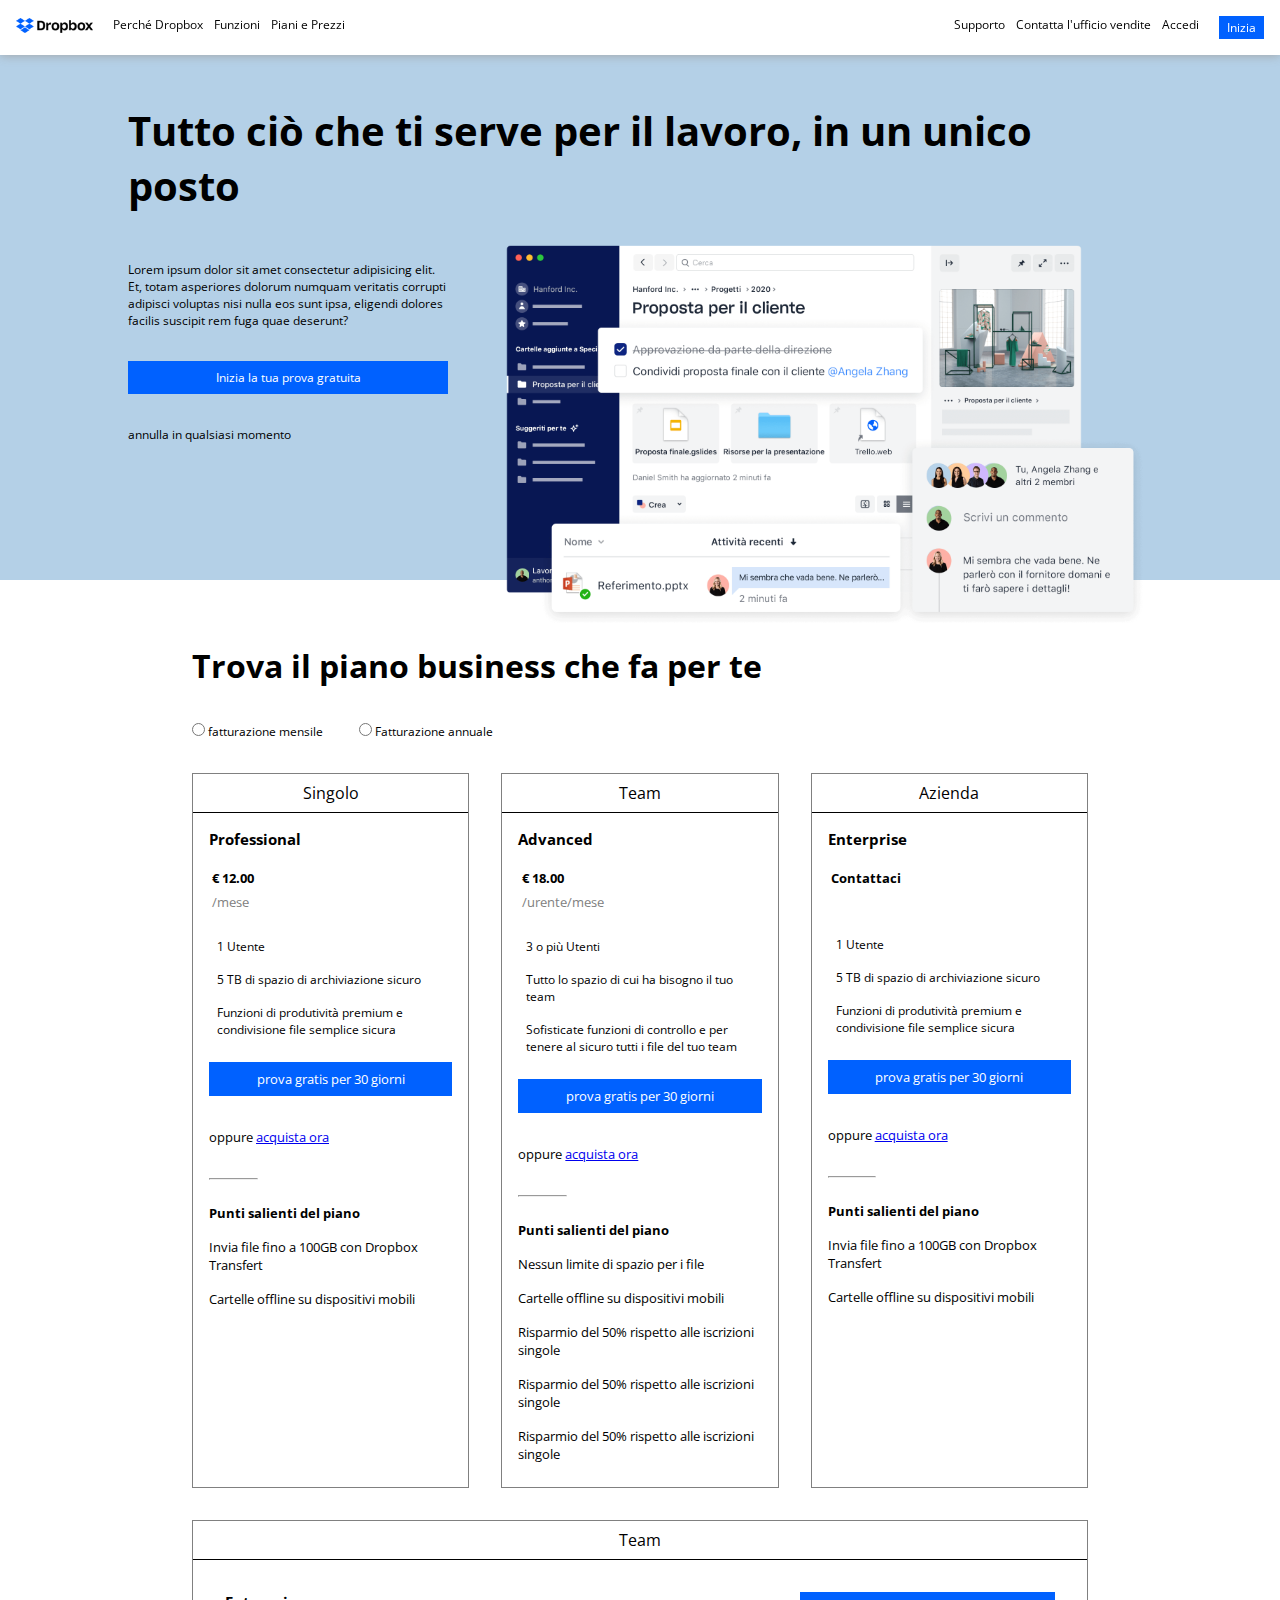
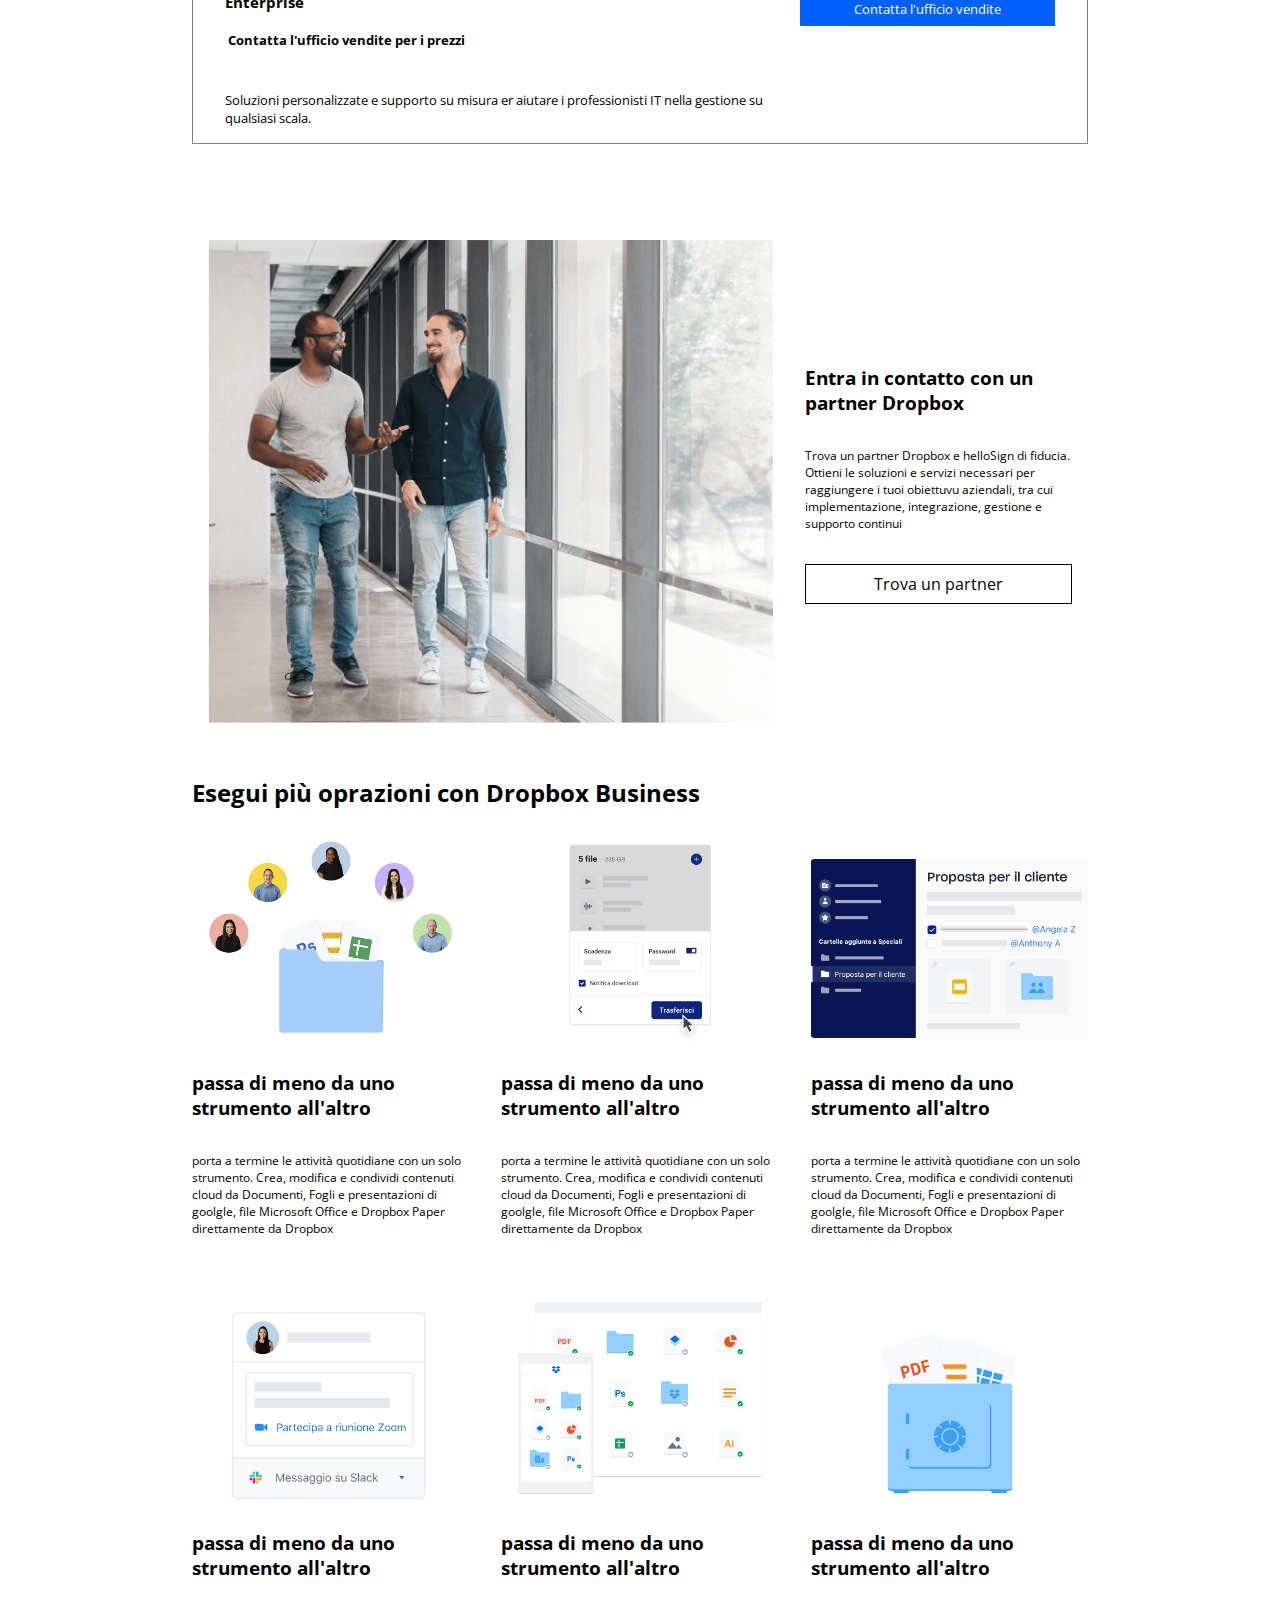
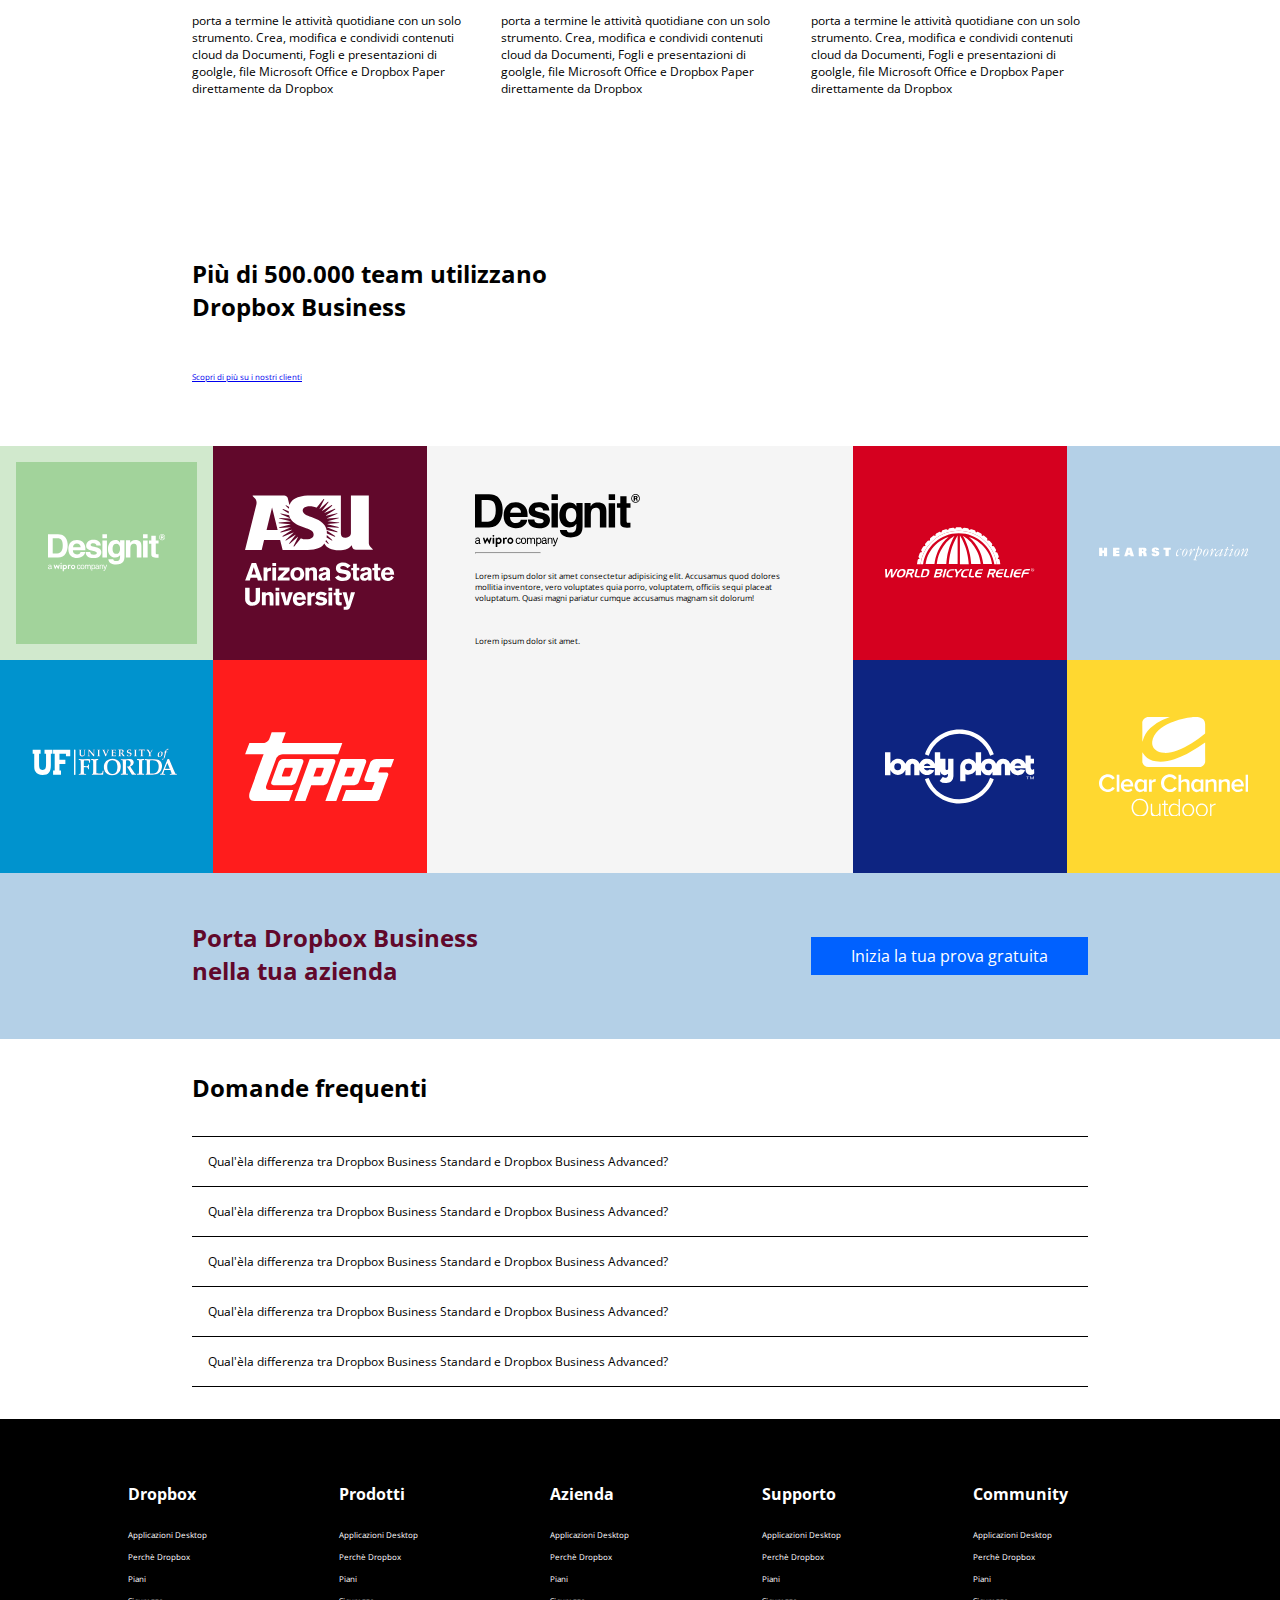
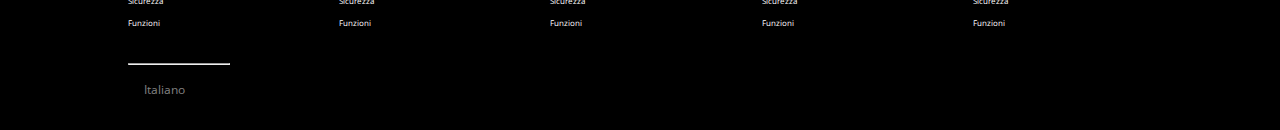
<file: asset/bonus/index.html>
<!DOCTYPE html>
<html lang="en">

<head>
    <meta charset="UTF-8">
    <meta name="viewport" content="width=device-width, initial-scale=1.0">

    <link rel="preconnect" href="https://fonts.googleapis.com">
    <link rel="preconnect" href="https://fonts.gstatic.com" crossorigin>
    <link href="https://fonts.googleapis.com/css2?family=Open+Sans:ital,wght@0,300..800;1,300..800&display=swap"
        rel="stylesheet">
    <!-- font family -->
    <link rel="stylesheet" href="https://cdnjs.cloudflare.com/ajax/libs/font-awesome/6.6.0/css/all.min.css"
        integrity="sha512-Kc323vGBEqzTmouAECnVceyQqyqdsSiqLQISBL29aUW4U/M7pSPA/gEUZQqv1cwx4OnYxTxve5UMg5GT6L4JJg=="
        crossorigin="anonymous" referrerpolicy="no-referrer" />
    <!-- font icon -->
    <link rel="stylesheet" href="./css/bonusresponsive.css">
    <title>boolbox</title>
</head>

<body class="debu">
    <header class="mobile">
        <nav class="menu">
            <a class="icons" href="#">
                <i class="fa-solid fa-file-circle-question"></i>
            </a>
            <!-- perchè dropbox -->
            <a class="icons" href="#">
                <i class="fa-solid fa-list-check"></i>
            </a>
            <!-- funzioni -->
            <a class="icons" href="#">
                <i class="fa-solid fa-tags"></i>
            </a>
            <!-- piani e prezzi -->
        </nav>
        <!-- /.menu -->
        <div class="logo">
            <a href="#">
                <img src="./img/logo-small.png" alt="">
            </a>
        </div>
        <!-- /.logo -->
        <nav class="menu">
            <a class="icons" href="#">
                <i class="fa-solid fa-headset"></i>
            </a>
            <!-- supporto -->
            <a class="icons" href="#">
                <i class="fa-solid fa-address-book"></i>
            </a>
            <!-- contatta l'ufficio -->
            <a class="icons" href="#">
                <i class="fa-solid fa-right-to-bracket"></i>
            </a>
            <!-- Accedi -->
        </nav>
        <!-- /.menu -->
    </header>
    <!-- /.mobile -->
    <header class="app_header d-flex p2-y">
        <div class="left">
            <div class="logo">
                <a href="#">
                    <img src="./img/logo-small.png" alt="">
                </a>
            </div>
            <nav class="menu">
                <a class="text" href="#">Perché Dropbox</a>
                <a class="text" href="#">Funzioni</a>
                <a class="text" href="#">Piani e Prezzi</a>
            </nav>
        </div>
        <!-- left -->
        <div class="right">
            <nav class="menu">
                <a class="text" href="#">Supporto</a>
                <a class="text" href="#">Contatta l'ufficio vendite</a>
                <a class="text" href="#">Accedi</a>
            </nav>
            <div class="cta">
                <a href="#">Inizia</a>
            </div>
        </div>
        <!-- right -->
    </header>
    <!-- /.app_header -->
    <main class="app_main">
        <section class="jumbotron p2-y">
            <div class="conteinerL ">
                <h1 class="m-1">
                    Tutto ciò che ti serve per il lavoro, in un unico posto
                </h1>
                <div class="row p4-y ReverseRowM">
                    <div class="col-8 col-m-12 desktopoff mobileon">
                        <img src="./img/jumbo.png" alt="">
                    </div>
                    <div class="col-4 col-m-12 text-start">

                        <p class="txt m-y">Lorem ipsum dolor sit amet consectetur adipisicing elit. Et, totam asperiores
                            dolorum numquam veritatis corrupti adipisci voluptas nisi nulla eos sunt ipsa, eligendi
                            dolores facilis suscipit rem fuga quae deserunt?</p>
                        <div class="call-to-action txt">
                            Inizia la tua prova gratuita
                        </div>
                        <div class="annul txt">
                            annulla in qualsiasi momento
                        </div>
                        <div class="arrowlink mobileoff">
                            <a href="#plan">
                                <i class="fa-solid fa-arrow-down"></i>
                            </a>
                        </div>
                    </div>
                    <!-- Textarea -->
                    <div class="col-8 mobileoff">
                        <img src="./img/jumbo.png" alt="">
                    </div>
                </div>
            </div>
        </section>
        <!-- jumbotron section -->
        <section id="plan" class="m-y margin-top-negativ p2-y">
            <div class="conteinerS p4-y">
                <h1 class="p2-y">
                    Trova il piano business che fa per te
                </h1>
                <div class="input p2-y">
                    <div class="month">
                        <input type="radio" name="radio" id="">
                        <label for="html">fatturazione mensile</label>
                    </div>
                    <!-- month -->
                    <div class="annual">
                        <input type="radio" name="radio" id="">
                        <label for="html">Fatturazione annuale</label>
                    </div>
                    <!-- annual -->
                </div>
                <div class="row ">
                    <div class="col-4 col-m-12">
                        <div class="card border d-flex">
                            <div class="users">
                                <i class="fa-solid fa-user"></i>
                                <span>
                                    Singolo
                                </span>
                            </div>
                            <!-- users -->
                            <div class="top">
                                <div class="description">
                                    <div class="supply">
                                        <h3>
                                            Professional
                                        </h3>
                                        <div class="price">
                                            € 12.00
                                        </div>
                                        <div class="subscription">
                                            /mese
                                        </div>
                                        <ul class="list-unstyled">
                                            <li class="user d-flex">
                                                <i class="fa-solid fa-user"></i>
                                                <span>1 Utente</span>
                                            </li>
                                            <li class="storage d-flex">
                                                <i class="fa-solid fa-folder"></i>
                                                <span>5 TB di spazio di archiviazione sicuro</span>
                                            </li>
                                            <li class="share d-flex">
                                                <i class="fa-solid fa-share-nodes"></i>
                                                <span>Funzioni di produtività premium e condivisione file semplice
                                                    sicura</span>
                                            </li>
                                        </ul>
                                        <div class="middle">
                                            <div class="call-to-action">
                                                prova gratis per 30 giorni
                                            </div>
                                            <div class="else">
                                                <span>oppure <a href="#">acquista ora</a></span>
                                            </div>
                                        </div>
                                        <!-- /.middle -->

                                        <hr>
                                    </div>
                                    <!-- supply -->
                                </div>
                                <div class="bottom">
                                    <div class="highlights">
                                        <h4>Punti salienti del piano</h4>
                                        <ul class="list-unstyled">
                                            <li>
                                                <i class="fa-solid fa-check"></i>
                                                <span>Invia file fino a 100GB con Dropbox Transfert</span>
                                            </li>
                                            <li>
                                                <i class="fa-solid fa-check"></i>
                                                <span>Cartelle offline su dispositivi mobili</span>
                                            </li>
                                        </ul>
                                    </div>
                                    <!-- highlights -->
                                </div>
                            </div>
                            <!-- description -->
                        </div>
                        <!-- card -->
                    </div>
                    <!-- /.col-4 -->
                    <div class="col-4 col-m-12">
                        <div class="card border">
                            <div class="users">
                                <i class="fa-solid fa-users"></i>
                                <span>
                                    Team
                                </span>
                            </div>
                            <!-- users -->
                            <div class="top">
                                <div class="description">
                                    <div class="supply">
                                        <h3>
                                            Advanced
                                        </h3>
                                        <div class="price">
                                            € 18.00
                                        </div>
                                        <div class="subscription">
                                            /urente/mese
                                        </div>
                                        <div class="feature">
                                            <ul class="list-unstyled">
                                                <li class="user d-flex">
                                                    <i class="fa-solid fa-user"></i>
                                                    <span>3 o più Utenti</span>
                                                </li>
                                                <li class="storage d-flex">
                                                    <i class="fa-solid fa-folder"></i>
                                                    <span>Tutto lo spazio di cui ha bisogno il tuo team</span>
                                                </li>
                                                <li class="share d-flex">
                                                    <i class="fa-solid fa-share-nodes"></i>
                                                    <span>Sofisticate funzioni di controllo e per tenere al sicuro tutti
                                                        i
                                                        file
                                                        del tuo team
                                                    </span>
                                                </li>
                                            </ul>
                                        </div>
                                        <!-- feature -->
                                    </div>
                                    <div class="middle">
                                        <div class="call-to-action">
                                            <a href="#">
                                                prova gratis per 30 giorni
                                            </a>
                                        </div>
                                        <div class="else">
                                            <span>oppure <a href="#">acquista ora</a></span>
                                        </div>
                                    </div>
                                    <!-- /.middle -->
                                    <hr>
                                </div>
                                <!-- supply -->
                                <!-- /.top -->
                                <div class="bottom">
                                    <div class="highlights">
                                        <h4>Punti salienti del piano</h4>
                                        <div class="feature">
                                            <ul class="list-unstyled">
                                                <li>
                                                    <i class="fa-solid fa-check"></i>
                                                    <span>Nessun limite di spazio per i file</span>
                                                </li>
                                                <li>
                                                    <i class="fa-solid fa-check"></i>
                                                    <span>Cartelle offline su dispositivi mobili</span>
                                                </li>
                                                <li>
                                                    <i class="fa-solid fa-check"></i>
                                                    <span>Risparmio del 50% rispetto alle iscrizioni singole</span>
                                                </li>
                                                <li>
                                                    <i class="fa-solid fa-check"></i>
                                                    <span>Risparmio del 50% rispetto alle iscrizioni singole</span>
                                                </li>
                                                <li>
                                                    <i class="fa-solid fa-check"></i>
                                                    <span>Risparmio del 50% rispetto alle iscrizioni singole</span>
                                                </li>
                                            </ul>
                                        </div>
                                        <!-- /.feature -->

                                    </div>
                                    <!-- highlights -->
                                </div>
                                <!-- /.bottom -->
                            </div>
                            <!-- description -->
                        </div>
                        <!-- card -->
                    </div>
                    <!-- /.col-4 -->
                    <div class="col-4 col-m-12">
                        <div class="card border d-flex">
                            <div class="users">
                                <i class="fa-solid fa-building"></i>
                                <span>
                                    Azienda
                                </span>
                            </div>
                            <!-- users -->
                            <div class="top">
                                <div class="description">
                                    <div class="supply">
                                        <h3>
                                            Enterprise
                                        </h3>
                                        <div class="price">
                                            Contattaci
                                        </div>
                                        <div class="subscription empty">

                                        </div>
                                        <div class="feature">
                                            <ul class="list-unstyled">
                                                <li class="user d-flex">
                                                    <i class="fa-solid fa-user"></i>
                                                    <span>1 Utente</span>
                                                </li>
                                                <li class="storage d-flex">
                                                    <i class="fa-solid fa-folder"></i>
                                                    <span>5 TB di spazio di archiviazione sicuro</span>
                                                </li>
                                                <li class="share d-flex">
                                                    <i class="fa-solid fa-share-nodes"></i>
                                                    <span>Funzioni di produtività premium e condivisione file semplice
                                                        sicura</span>
                                                </li>
                                            </ul>
                                        </div>
                                        <!-- feature -->
                                        <div class="middle">
                                            <div class="call-to-action">
                                                prova gratis per 30 giorni
                                            </div>
                                            <div class="else">
                                                <span>oppure <a href="#">acquista ora</a></span>
                                            </div>
                                        </div>
                                        <!-- /.middle -->
                                        <hr>
                                    </div>
                                    <!-- supply -->
                                </div>
                                <div class="bottom">
                                    <div class="highlights">
                                        <h4>Punti salienti del piano</h4>
                                        <ul class="list-unstyled">
                                            <li>
                                                <i class="fa-solid fa-check"></i>
                                                <span>Invia file fino a 100GB con Dropbox Transfert</span>
                                            </li>
                                            <li>
                                                <i class="fa-solid fa-check"></i>
                                                <span>Cartelle offline su dispositivi mobili</span>
                                            </li>
                                        </ul>
                                    </div>
                                    <!-- highlights -->
                                </div>
                            </div>
                            <!-- description -->
                        </div>
                        <!-- card -->
                    </div>
                    <!-- /.col-4 -->
                    <div class="col-12">
                        <div class="card border d-flex">
                            <div class="users">
                                <i class="fa-solid fa-building"></i>
                                <span>
                                    Team
                                </span>
                            </div>
                            <!-- users -->
                            <div class="top">
                                <div class="description d-flex">
                                    <div class="col-8">
                                        <div class="supply">
                                            <h3>
                                                Enterprise
                                            </h3>
                                            <div class="price">
                                                Contatta l'ufficio vendite per i prezzi
                                            </div>
                                            <!-- price -->
                                            <div class="subscription empty">

                                            </div>
                                            <!-- subscription -->
                                            <div class="feature">
                                                Soluzioni personalizzate e supporto su misura er aiutare i
                                                professionisti IT nella gestione su qualsiasi scala.
                                            </div>
                                            <!-- /.feature -->
                                        </div>
                                        <!-- supply -->
                                    </div>
                                    <!-- /.col8 -->
                                    <div class="col-4">
                                        <div class="call-to-action">
                                            Contatta l'ufficio vendite
                                        </div>
                                    </div>
                                    <!-- /.col4 -->
                                </div>



                            </div>
                            <!-- description -->

                        </div>
                        <!-- card -->
                    </div>
                    <!-- col-12 -->
                </div>
                <!-- /.row -->
            </div>
            <!-- /.conteinerS -->
        </section>
        <!-- /.plan -->
        <section class="Partners p2-y dflexM ">
            <div class="conteinerS d-flex align-center f-direction-columnM">
                <h3 class="desktopoff mobileon">
                    Entra in contatto con un partner Dropbox
                </h3>
                <div class="col-8 m2">
                    <img src="./img/partner.png" alt="">
                </div>
                <div class="txt desktopoff D-inlineB">
                    Trova un partner Dropbox e helloSign di fiducia. Ottieni le soluzioni e servizi necessari per
                    raggiungere i tuoi obiettuvu aziendali, tra cui implementazione, integrazione, gestione e
                    supporto continui
                </div>
                <div class="call-to-action-negative desktopoff D-inlineB">
                    Trova un partner
                </div>
                <!-- /.col-8 -->
                <div class="col-4 mobileoff">
                    <h3>
                        Entra in contatto con un partner Dropbox
                    </h3>
                    <div class="txt">
                        Trova un partner Dropbox e helloSign di fiducia. Ottieni le soluzioni e servizi necessari per
                        raggiungere i tuoi obiettuvu aziendali, tra cui implementazione, integrazione, gestione e
                        supporto continui
                    </div>
                    <div class="call-to-action-negative">
                        Trova un partner
                    </div>
                </div>
                <!-- /.col-4 -->
            </div>
            <!-- /.conteinerS -->
        </section>
        <!-- /.Partners -->
        <section class="Operation p2-y">
            <div class="conteinerS">
                <h2>Esegui più oprazioni con Dropbox Business</h2>
                <div class="row ">
                    <div class="col-4 col-m-6">
                        <img src="./img/business-feature-switching-tools.png" alt="">
                        <h3>
                            passa di meno da uno strumento all'altro
                        </h3>
                        <div class="txt">
                            porta a termine le attività quotidiane con un solo strumento. Crea, modifica e condividi
                            contenuti cloud da Documenti, Fogli e presentazioni di goolgle, file Microsoft Office e
                            Dropbox Paper direttamente da Dropbox
                        </div>
                    </div>
                    <!-- /.col-4 -->
                    <div class="col-4 col-m-6">
                        <img src="./img/business-feature-send-files-it.png" alt="">
                        <h3>
                            passa di meno da uno strumento all'altro
                        </h3>
                        <div class="txt">
                            porta a termine le attività quotidiane con un solo strumento. Crea, modifica e condividi
                            contenuti cloud da Documenti, Fogli e presentazioni di goolgle, file Microsoft Office e
                            Dropbox Paper direttamente da Dropbox
                        </div>
                    </div>
                    <!-- /.col-4 -->
                    <div class="col-4 col-m-6">
                        <img src="./img/business-feature-coordinate-it.png" alt="">
                        <h3>
                            passa di meno da uno strumento all'altro
                        </h3>
                        <div class="txt">
                            porta a termine le attività quotidiane con un solo strumento. Crea, modifica e condividi
                            contenuti cloud da Documenti, Fogli e presentazioni di goolgle, file Microsoft Office e
                            Dropbox Paper direttamente da Dropbox
                        </div>
                    </div>
                    <!-- /.col-4 -->
                    <div class="col-4 col-m-6">
                        <img src="./img/business-feature-integrations-it.png" alt="">
                        <h3>
                            passa di meno da uno strumento all'altro
                        </h3>
                        <div class="txt">
                            porta a termine le attività quotidiane con un solo strumento. Crea, modifica e condividi
                            contenuti cloud da Documenti, Fogli e presentazioni di goolgle, file Microsoft Office e
                            Dropbox Paper direttamente da Dropbox
                        </div>
                    </div>
                    <!-- /.col-4 -->
                    <div class="col-4 col-m-6">
                        <img src="./img/business-feature-multi-device.png" alt="">
                        <h3>
                            passa di meno da uno strumento all'altro
                        </h3>
                        <div class="txt">
                            porta a termine le attività quotidiane con un solo strumento. Crea, modifica e condividi
                            contenuti cloud da Documenti, Fogli e presentazioni di goolgle, file Microsoft Office e
                            Dropbox Paper direttamente da Dropbox
                        </div>
                    </div>
                    <!-- /.col-4 -->
                    <div class="col-4 col-m-6">
                        <img src="./img/business-feature-security.png" alt="">
                        <h3>
                            passa di meno da uno strumento all'altro
                        </h3>
                        <div class="txt">
                            porta a termine le attività quotidiane con un solo strumento. Crea, modifica e condividi
                            contenuti cloud da Documenti, Fogli e presentazioni di goolgle, file Microsoft Office e
                            Dropbox Paper direttamente da Dropbox
                        </div>
                    </div>
                    <!-- /.col-4 -->
                </div>
                <!-- /.row -->
            </div>
            <!-- /.conteinerS -->
        </section>
        <!-- /.Operation -->
        <section class="Teams p4-y my-4">
            <div class="conteinerS d-flex">
                <h2>
                    Più di 500.000 team utilizzano <br> Dropbox Business
                </h2>
                <a href="#">
                    Scopri di più su i nostri clienti
                </a>
            </div>
            <!-- /.conteinerS -->
        </section>
        <!-- /.Teams -->
        <section class="Logos f-direction-columnM LogosM">
            <div class="LeftL">
                <div class="square des">
                    <svg width="400" height="127" viewBox="0 0 400 127" xmlns="http://www.w3.org/2000/svg">
                        <title>designit</title>
                        <g>
                            <g transform="translate(0 97.578)">
                                <path
                                    d="M85.675 6.92c-4.014 0-7.336 3.391-7.336 7.613 0 4.221 3.253 7.612 7.336 7.612 4.014 0 7.335-3.39 7.335-7.612 0-4.222-3.252-7.613-7.335-7.613zm0 11.627c-2.076 0-3.737-1.8-3.737-4.014 0-2.215 1.66-4.014 3.737-4.014 2.076 0 3.737 1.8 3.737 4.014.069 2.214-1.661 4.014-3.737 4.014zM39.654 7.336h-2.699c-.208 0-.484.207-.554.415l-2.214 6.99-3.806-7.475a.826.826 0 0 0-.623-.346h-.277a.826.826 0 0 0-.623.346l-3.806 7.474-2.215-6.99c-.069-.207-.346-.414-.553-.414h-2.7c-.345 0-.553.276-.414.622L23.599 21.8c.069.208.346.416.553.416h.415a.826.826 0 0 0 .623-.346l4.499-8.79 4.498 8.79a.826.826 0 0 0 .623.346h.415c.208 0 .484-.208.554-.416l4.429-13.84c0-.347-.208-.623-.554-.623zm6.367 0h-2.7a.62.62 0 0 0-.622.622v13.15a.62.62 0 0 0 .623.622h2.699a.62.62 0 0 0 .623-.623V7.958a.62.62 0 0 0-.623-.622zm11.903-.416c-1.869 0-3.599.83-4.844 2.146l-.485-1.315c-.069-.208-.346-.415-.553-.415h-1.246a.62.62 0 0 0-.623.622V28.72a.62.62 0 0 0 .623.623h2.699a.62.62 0 0 0 .623-.623v-7.198c1.176.416 2.422.623 3.737.623 3.806 0 6.92-3.39 6.92-7.612.07-4.222-3.045-7.613-6.851-7.613zm-.761 11.627c-1.108 0-2.215-.277-3.045-.83v-5.468a3.521 3.521 0 0 1 3.045-1.8c2.007 0 3.667 1.8 3.667 4.015 0 2.283-1.66 4.083-3.667 4.083zM74.879 6.92c-2.63 0-4.152 2.146-4.152 2.146l-.485-1.315c-.069-.208-.346-.415-.553-.415h-1.246a.62.62 0 0 0-.623.622v13.15a.62.62 0 0 0 .623.622h2.699a.62.62 0 0 0 .623-.623v-9.204c1.591-1.938 3.598-1.315 4.014-1.107.415.138.692-.07.83-.346.138-.277.692-1.661.969-2.146.207-.484-.139-1.384-2.7-1.384zM45.19.554c-1.176-.346-2.353.415-2.699 1.591-.346 1.177.416 2.422 1.523 2.7 1.176.345 2.353-.416 2.699-1.592.346-1.177-.346-2.353-1.523-2.7z" />
                                <path
                                    d="M13.287 21.66a3.373 3.373 0 0 1-.761.278c-.277.069-.484.069-.83.069-.623 0-1.177-.208-1.523-.623a2.418 2.418 0 0 1-.554-1.522H9.55a4.54 4.54 0 0 1-1.868 1.73c-.83.415-1.73.623-2.769.623-.83 0-1.522-.139-2.145-.416-.623-.277-.969-.623-1.384-1.038-.415-.415-.692-.9-.9-1.453a4.29 4.29 0 0 1-.276-1.592c0-.484.069-.969.207-1.453.139-.484.415-.969.83-1.384.416-.415.9-.761 1.523-1.107.623-.277 1.453-.485 2.422-.554l4.291-.277v-1.038c0-.346-.07-.761-.138-1.107a1.64 1.64 0 0 0-.623-1.038c-.277-.208-.554-.415-.9-.554-.346-.138-.83-.207-1.453-.207-.623 0-1.177.069-1.592.207-.415.139-.761.346-.969.623-.484.484-.692 1.038-.692 1.73H.83c0-.692.139-1.246.346-1.73.208-.484.485-.9.9-1.315a5.08 5.08 0 0 1 1.869-1.176 7.239 7.239 0 0 1 2.491-.416c1.384 0 2.491.277 3.322.762.83.553 1.384 1.176 1.73 2.007.277.692.415 1.384.415 2.214v6.99c0 .346.07.623.208.761a.786.786 0 0 0 .553.208h.416l.207-.07v1.869zM9.55 14.81l-3.806.207c-.346 0-.692.07-1.107.208-.346.138-.692.277-1.038.484a3.966 3.966 0 0 0-.762.762c-.207.346-.276.692-.276 1.176 0 .623.207 1.246.622 1.73.416.485 1.177.761 2.146.761a4.29 4.29 0 0 0 1.591-.276c.485-.208.97-.485 1.315-.9.416-.415.762-.969.9-1.523.208-.553.277-1.176.277-1.73v-.9h.138zm101.315 2.145c-.07.761-.208 1.453-.484 2.076a6.31 6.31 0 0 1-1.177 1.592c-.484.484-1.107.9-1.8 1.176-.691.277-1.452.416-2.352.416-1.315 0-2.353-.277-3.183-.762-.83-.553-1.523-1.176-2.007-1.937a7.212 7.212 0 0 1-.9-2.077c-.208-.83-.277-1.73-.277-2.837 0-1.107.07-2.007.277-2.837.208-.83.484-1.454.9-2.076.484-.762 1.176-1.385 2.007-1.938.83-.554 1.868-.761 3.183-.761.83 0 1.592.138 2.284.415.692.277 1.245.623 1.73 1.107a6.31 6.31 0 0 1 1.176 1.592c.277.623.485 1.315.554 2.076h-2.422c-.07-.484-.208-.9-.346-1.315-.208-.346-.416-.692-.692-.969a2.606 2.606 0 0 0-1.038-.623 4.03 4.03 0 0 0-1.315-.207c-.554 0-1.038.069-1.384.277-.416.207-.762.415-1.038.692a3.428 3.428 0 0 0-1.108 1.937c-.207.83-.277 1.661-.277 2.56 0 .9.07 1.731.277 2.561.208.83.554 1.454 1.108 1.938.346.277.692.485 1.038.692.415.208.83.277 1.384.277.484 0 .969-.07 1.384-.277.415-.207.761-.415 1.038-.692.277-.277.484-.553.623-.9.138-.346.276-.76.346-1.245h2.491v.069zm13.149-2.353c0 1.107-.139 2.215-.415 3.183-.277 1.039-.83 1.869-1.592 2.7-.554.484-1.177.9-1.869 1.245a6.56 6.56 0 0 1-2.422.485c-.9 0-1.73-.139-2.422-.485a5.53 5.53 0 0 1-1.868-1.246c-.762-.76-1.315-1.66-1.592-2.699a12.173 12.173 0 0 1-.415-3.183c0-1.107.138-2.214.415-3.183.277-1.038.83-1.869 1.592-2.7a8.793 8.793 0 0 1 1.868-1.245 6.56 6.56 0 0 1 2.422-.484c.9 0 1.73.138 2.422.484a5.53 5.53 0 0 1 1.869 1.246c.761.761 1.315 1.66 1.592 2.699.276.969.415 2.007.415 3.183zm-2.422 0c0-.83-.07-1.66-.277-2.491a4.625 4.625 0 0 0-1.038-2.007c-.277-.277-.692-.554-1.107-.761-.416-.208-.9-.277-1.454-.277-.553 0-1.038.069-1.453.277-.415.207-.761.415-1.107.76a4.625 4.625 0 0 0-1.038 2.008c-.208.83-.277 1.591-.277 2.491 0 .83.069 1.661.277 2.491.207.83.553 1.454 1.038 2.007.277.277.692.554 1.107.762.415.207.9.276 1.453.276.554 0 1.038-.069 1.454-.276.415-.208.76-.416 1.107-.762a4.625 4.625 0 0 0 1.038-2.007c.207-.83.277-1.66.277-2.49zm21.66 7.197v-9.135c0-.484-.069-.968-.138-1.384-.069-.415-.277-.761-.484-1.038-.208-.277-.485-.553-.9-.692a3.765 3.765 0 0 0-1.384-.277c-.415 0-.83.07-1.176.277-.346.139-.692.415-.97.692a3.529 3.529 0 0 0-.968 1.8 10.745 10.745 0 0 0-.208 2.145v7.682h-2.422v-9.135c0-.485-.07-.97-.138-1.385-.07-.415-.208-.76-.485-1.038-.207-.276-.484-.553-.9-.692a3.765 3.765 0 0 0-1.383-.276 3.15 3.15 0 0 0-1.385.346c-.415.207-.76.553-1.038.9a4.396 4.396 0 0 0-.76 1.73 9.734 9.734 0 0 0-.209 1.937v7.682h-2.352V7.543h2.076l.207 2.076c.346-.83.9-1.453 1.661-1.799.761-.415 1.523-.623 2.353-.623 1.038 0 1.938.208 2.7.692a4.589 4.589 0 0 1 1.59 2.007c.208-.484.416-.83.762-1.176.277-.346.692-.623 1.038-.83.415-.208.83-.416 1.246-.485.415-.139.9-.139 1.315-.139 1.591 0 2.837.485 3.598 1.454.762.969 1.177 2.214 1.177 3.875v9.481h-2.422V21.8zm17.717-7.197a10.99 10.99 0 0 1-.554 3.46c-.346 1.038-.9 1.938-1.591 2.63a6.738 6.738 0 0 1-1.661 1.038c-.623.277-1.384.415-2.215.415-.415 0-.761-.069-1.176-.138-.416-.07-.762-.208-1.177-.415-.346-.139-.692-.416-1.038-.623-.277-.277-.554-.554-.761-.9v7.82h-2.422V7.336h2.076l.138 1.868c.415-.692 1.038-1.246 1.8-1.66.83-.416 1.591-.554 2.422-.554.9 0 1.66.138 2.353.415.692.277 1.245.692 1.73 1.176.692.692 1.176 1.592 1.522 2.63.346 1.038.554 2.145.554 3.391zm-2.422 0c0-.692-.07-1.315-.208-2.007a7.905 7.905 0 0 0-.623-1.8c-.277-.553-.692-.968-1.245-1.314-.554-.346-1.177-.484-1.938-.484-.554 0-.969.069-1.315.276-.346.208-.692.416-.969.692-.623.554-1.038 1.177-1.246 2.007-.207.83-.346 1.661-.346 2.56 0 .9.139 1.8.346 2.561.208.83.623 1.454 1.246 2.007.277.277.623.485.969.692.346.208.83.277 1.315.277.761 0 1.453-.138 1.938-.484.553-.346.968-.761 1.245-1.246a6.889 6.889 0 0 0 .623-1.8 8.754 8.754 0 0 0 .208-1.937zm16.193 7.059a3.373 3.373 0 0 1-.76.277c-.278.069-.485.069-.831.069-.623 0-1.177-.208-1.523-.623a2.418 2.418 0 0 1-.553-1.522h-.07a4.54 4.54 0 0 1-1.868 1.73c-.83.415-1.73.623-2.768.623-.83 0-1.523-.139-2.146-.416a4.93 4.93 0 0 1-1.522-1.038c-.415-.415-.692-.9-.9-1.453a4.29 4.29 0 0 1-.277-1.592c0-.484.07-.969.208-1.453.139-.484.415-.969.83-1.384.416-.415.9-.761 1.523-1.107.623-.277 1.453-.485 2.422-.554l4.29-.277v-1.038c0-.346-.068-.761-.138-1.107a1.64 1.64 0 0 0-.622-1.038c-.277-.208-.554-.415-.9-.554-.346-.138-.83-.207-1.453-.207-.623 0-1.177.069-1.592.207-.415.139-.761.346-.969.623-.484.484-.692 1.038-.692 1.73h-2.353c0-.692.139-1.246.346-1.73.208-.484.485-.9.9-1.315a5.08 5.08 0 0 1 1.868-1.176 7.239 7.239 0 0 1 2.492-.416c1.384 0 2.491.277 3.321.762.83.553 1.385 1.176 1.73 2.007.277.692.416 1.384.416 2.214v6.99c0 .346.069.623.207.761a.786.786 0 0 0 .554.208h.415l.208-.07v1.869h.207zm-3.737-6.851l-3.806.207c-.346 0-.692.07-1.107.208-.346.138-.692.277-1.038.484a3.966 3.966 0 0 0-.761.762c-.208.346-.277.692-.277 1.176 0 .623.207 1.246.623 1.73.415.485 1.176.761 2.145.761a4.29 4.29 0 0 0 1.592-.276c.484-.208.969-.485 1.315-.9.415-.415.76-.969.9-1.523.207-.553.276-1.176.276-1.73v-.9h.138zm14.395 6.99v-9.136c0-1.107-.208-1.937-.692-2.56-.485-.623-1.246-.9-2.422-.9-.692 0-1.315.208-1.8.623a4.001 4.001 0 0 0-1.245 1.592 3.831 3.831 0 0 0-.415 1.799c-.07.692-.07 1.315-.07 1.869v6.712h-2.422V7.405h2.076l.208 2.145c.208-.415.415-.761.761-1.107.346-.346.692-.554 1.038-.761.415-.208.83-.346 1.246-.485.415-.138.83-.138 1.246-.138 1.66 0 2.837.484 3.667 1.384.83.9 1.246 2.214 1.246 3.875V21.8h-2.422zm9.55 2.906c-.346.9-.83 1.66-1.384 2.214-.554.554-1.384.83-2.491.83-.623 0-1.108-.068-1.454-.138-.346-.069-.622-.138-.692-.207V25.26c.139.069.346.069.485.138.138.07.346.07.553.07h.692a2.65 2.65 0 0 0 1.315-.347c.346-.208.623-.554.83-1.107l.9-2.422-5.674-14.395h2.699l4.221 11.35 4.014-11.35h2.491l-6.505 17.509z" />
                            </g>
                            <path
                                d="M16.055 14.533v51.765H31.42c7.82 0 13.287-3.876 16.401-11.558 1.661-4.221 2.491-9.273 2.491-15.155 0-8.097-1.245-14.256-3.806-18.616-2.56-4.29-7.543-6.436-15.086-6.436H16.055zM46.436 2.56C52.042 4.36 56.54 7.75 59.931 12.595a35.985 35.985 0 0 1 5.675 12.803c.968 4.567 1.522 8.927 1.522 13.149 0 10.519-2.145 19.446-6.367 26.713-5.744 9.896-14.602 14.81-26.574 14.81H0V.83h34.187c4.913.07 8.996.623 12.249 1.73zm42.837 33.287c-2.145 2.145-3.53 5.12-4.083 8.858h26.298c-.277-3.945-1.661-6.99-4.083-9.066-2.422-2.076-5.467-3.114-9.066-3.114-3.875.07-6.92 1.107-9.066 3.322M112.18 22.56c4.083 1.799 7.474 4.705 10.104 8.65 2.422 3.46 3.944 7.543 4.636 12.11.416 2.7.623 6.506.485 11.627h-42.56c.276 5.952 2.283 10.035 6.09 12.457 2.352 1.453 5.12 2.214 8.373 2.214 3.46 0 6.298-.83 8.512-2.63 1.8-1.522 2.215-2.283 3.114-5.536h15.64c-.415 5.052-2.283 8.512-5.674 12.111-5.26 5.675-12.526 8.512-22.007 8.512-7.751 0-14.672-2.422-20.554-7.197-5.951-4.775-8.927-12.664-8.927-23.46 0-10.173 2.63-17.924 8.027-23.391 5.398-5.398 12.388-8.097 20.9-8.097 5.121-.139 9.758.83 13.84 2.63m31.696 38.823c.346 2.699 1.038 4.637 2.077 5.813 1.937 2.007 5.467 3.045 10.588 3.045 3.045 0 5.398-.415 7.197-1.315 1.8-.9 2.699-2.214 2.699-4.014 0-1.73-.692-3.044-2.145-3.944-1.454-.9-6.782-2.422-15.987-4.637-6.643-1.66-11.349-3.737-14.048-6.159-2.768-2.422-4.083-5.952-4.083-10.519 0-5.398 2.145-10.035 6.367-13.98 4.221-3.875 10.242-5.812 17.924-5.812 7.266 0 13.218 1.453 17.854 4.36 4.637 2.906 7.267 7.958 7.959 15.155h-15.294c-.208-1.938-.762-3.53-1.661-4.706-1.73-2.076-4.568-3.114-8.65-3.114-3.323 0-5.745.485-7.198 1.592-1.384 1.038-2.145 2.214-2.145 3.668 0 1.799.761 3.045 2.283 3.806 1.523.83 6.852 2.214 15.987 4.221 6.09 1.454 10.726 3.599 13.702 6.505 3.045 2.907 4.498 6.575 4.498 11.004 0 5.813-2.145 10.519-6.436 14.187-4.36 3.668-11.003 5.467-20.069 5.467-9.204 0-15.986-1.938-20.415-5.813-4.36-3.876-6.575-8.858-6.575-14.81h15.571zm98.063 2.076c2.422-2.699 3.668-6.99 3.668-12.941 0-5.536-1.177-9.827-3.53-12.734-2.353-2.906-5.398-4.36-9.342-4.36-5.33 0-8.997 2.492-11.004 7.544-1.038 2.699-1.592 6.02-1.592 9.965 0 3.391.554 6.436 1.73 9.135 2.007 4.914 5.744 7.405 11.073 7.405 3.53.07 6.505-1.315 8.997-4.014m-5.19-42.076c3.736 1.523 6.712 4.36 8.996 8.443v-8.443h15.017v55.571c0 7.543-1.245 13.287-3.806 17.093-4.36 6.644-12.734 9.897-25.121 9.897-7.474 0-13.564-1.454-18.27-4.43-4.706-2.906-7.336-7.335-7.82-13.148h16.678c.415 1.8 1.107 3.045 2.076 3.875 1.661 1.384 4.43 2.076 8.305 2.076 5.467 0 9.204-1.868 11.072-5.536 1.246-2.353 1.869-6.298 1.869-11.834v-3.737c-1.453 2.491-3.045 4.36-4.775 5.606-3.045 2.353-6.99 3.46-11.834 3.46-7.543 0-13.495-2.63-17.993-7.89-4.498-5.259-6.713-12.456-6.713-21.453 0-8.72 2.145-15.986 6.505-21.937 4.29-5.952 10.45-8.859 18.34-8.859 2.768-.069 5.328.416 7.473 1.246m75.987 3.46c3.806 3.184 5.744 8.443 5.744 15.779V80h-15.71V44.43c0-3.046-.415-5.468-1.246-7.06-1.522-2.976-4.36-4.498-8.58-4.498-5.191 0-8.651 2.145-10.59 6.574-1.037 2.353-1.522 5.33-1.522 8.928v31.695h-15.294V21.522h14.74v8.582c1.939-3.045 3.807-5.19 5.537-6.505 3.114-2.353 7.128-3.53 11.972-3.53 6.229 0 11.142 1.592 14.949 4.775m11.349-2.837h15.571V80h-15.571V22.007zm15.502-7.474h-15.502V.415h15.502v14.118zm-154.118 7.474h15.502V80h-15.502V22.007zm15.502-7.474h-15.502V.415h15.502v14.118zm143.114 18.2V22.008h8.097V5.467h15.225v16.47h9.55v10.727h-9.55v31.073c0 2.422.346 3.875.9 4.498.622.623 2.49.9 5.605.9.484 0 .969 0 1.453-.07.485 0 1.038-.068 1.523-.138v11.488l-7.267.346c-7.266.208-12.18-.969-14.81-3.806-1.73-1.73-2.63-4.429-2.63-8.166V32.734h-8.096zm46.09-25.743c-.415-.139-1.038-.208-1.8-.208h-.691v3.391h1.176c.692 0 1.246-.138 1.661-.415.415-.277.623-.761.623-1.384 0-.692-.346-1.177-.969-1.384zm-5.536 9.342V4.706H390.31c.97.07 1.661.277 2.284.623 1.038.553 1.592 1.453 1.592 2.768 0 .969-.277 1.66-.83 2.076-.554.484-1.246.692-2.008.83.693.139 1.315.346 1.661.693.692.553 1.038 1.453 1.038 2.63v1.037c0 .07 0 .208.07.346 0 .139 0 .208.069.346l.138.346h-2.906c-.07-.346-.139-.9-.208-1.591 0-.692-.07-1.177-.208-1.454a1.248 1.248 0 0 0-.83-.83c-.277-.138-.554-.208-1.038-.208l-.623-.069h-.623v4.083h-3.252zM383.045 4.43c-1.66 1.73-2.491 3.737-2.491 6.09 0 2.422.83 4.498 2.56 6.228 1.661 1.73 3.737 2.561 6.09 2.561 2.422 0 4.43-.9 6.09-2.56 1.661-1.73 2.56-3.807 2.56-6.16s-.83-4.36-2.49-6.09c-1.662-1.73-3.738-2.63-6.16-2.63-2.422-.069-4.429.762-6.159 2.561zm13.495 13.633c-2.007 2.007-4.498 2.976-7.336 2.976-2.976 0-5.467-1.038-7.474-3.045-2.007-2.007-3.045-4.498-3.045-7.474 0-3.045 1.107-5.606 3.253-7.612 2.076-1.938 4.498-2.838 7.197-2.838 2.907 0 5.329 1.038 7.405 3.114 2.007 2.007 3.114 4.499 3.114 7.405.07 2.907-.969 5.398-3.114 7.474z" />
                        </g>
                    </svg>
                </div>
                <div class="square">
                    <svg width="398" height="305" viewBox="0 0 398 305" xmlns="http://www.w3.org/2000/svg">
                        <title>asu_university_vert_rgb</title>
                        <g transform="translate(-1 -1)">
                            <g transform="translate(0 179.31)">
                                <path
                                    d="M30.62 1.655l17.104 46.62H35.31l-2.207-7.447H16l-2.207 7.448H1.38l17.38-46.62H30.62zm-6.344 11.31c-.552 2.483-1.38 4.966-1.931 7.173-1.104 3.586-2.759 9.103-3.862 12.414h11.862l-6.07-19.586zm36.138 4.414c2.207-1.93 4.69-3.31 9.93-3.862v9.104l-3.31.551c-4.965.828-6.344 1.656-6.344 6.07v19.586H50.483V13.793h9.93v3.586zM73.93 1.655h9.931v8h-9.931v-8zm0 12.138h9.931v34.759h-9.931V13.793z" />
                                <path
                                    d="M90.2068966 13.7931034L119.724138 13.7931034 119.724138 21.5172414 101.241379 40.2758621 119.724138 40.2758621 119.724138 48.2758621 88.2758621 48.2758621 88.2758621 40.5517241 107.034483 21.5172414 90.4827586 21.5172414 90.4827586 13.7931034z" />
                                <path
                                    d="M158.897 31.172c0 8.828-4.966 18.207-18.483 18.207-9.655 0-18.483-5.517-18.483-18.207 0-10.482 6.62-19.034 19.862-18.206 13.793.551 17.104 11.862 17.104 18.206zm-25.38-6.896c-1.38 1.93-1.655 4.414-1.655 6.62 0 5.518 2.759 10.207 8.276 10.207 5.517 0 8.276-4.413 8.276-9.93 0-3.863-.828-6.897-2.759-8.552-2.207-1.931-4.414-1.931-6.069-1.931-2.758.551-4.69 1.379-6.069 3.586zm38.897-7.173c1.103-1.103 1.655-1.93 3.31-2.758 1.655-.552 3.862-1.38 6.345-1.38 1.931 0 4.414.276 6.069 1.38 3.586 1.93 4.69 4.965 4.69 10.483v23.724H182.62V28.966c0-3.035 0-4.138-.552-5.242-.828-1.93-2.483-2.758-4.69-2.758-5.241 0-5.241 4.413-5.241 8.551v18.759H161.93V14.069h10.207l.276 3.034zm25.655 6.621c.276-2.483.552-5.241 3.586-7.724 3.31-2.483 7.173-3.034 11.31-3.034 4.138 0 14.621 1.103 14.621 9.93v20.138c0 3.587.276 4.138 1.104 5.518h-9.931v-3.31c-2.483 1.93-5.518 4.137-10.483 4.137-8 0-11.31-5.793-11.31-10.482 0-5.518 4.413-8.828 7.172-9.931 2.759-1.104 9.38-2.483 13.517-3.31v-1.932c0-1.655-.276-4.138-3.862-4.138-4.414 0-4.965 2.759-5.241 4.138h-10.483zm12.69 10.483c-1.656.552-4.414 1.655-4.414 4.414 0 1.655 1.38 3.586 3.862 3.586 1.38 0 2.483-.552 3.586-1.104 3.31-2.206 3.586-5.24 3.586-8.827l-6.62 1.93zm39.172.276c1.103 1.38 2.207 2.483 4.414 3.586 3.034 1.655 6.345 2.207 9.103 2.207 4.69 0 8.552-2.207 8.552-5.517 0-3.587-4.69-4.414-8.276-4.69-2.483-.276-5.241-.552-7.724-1.103-2.759-.552-12.69-2.76-12.69-12.69C243.31 4.138 254.07.552 262.07.552c10.759 0 16.552 5.241 20.69 8.827l-8.552 6.07c-1.38-1.38-2.759-2.76-4.69-3.863-1.655-.827-4.69-1.93-7.724-1.93-4.69 0-6.896 2.758-6.896 4.965 0 3.586 3.862 4.138 6.069 4.413 4.965.552 11.586 1.932 14.344 2.76 5.242 1.93 8 6.068 8 11.585 0 3.31-1.379 7.173-3.586 9.931-4.138 4.966-11.034 6.345-17.655 6.345-13.241 0-18.483-6.069-21.241-9.38l9.103-5.792zm38.897-30.62h10.206V14.62h6.621v6.345h-6.62v15.448c0 2.207 0 3.862 2.758 3.862h3.586v8c-2.207.276-3.586.552-5.241.552-3.586 0-7.448-.276-9.655-3.31-1.38-1.932-1.38-4.415-1.38-7.725V21.241h-4.965v-6.344h4.965V3.862h-.275zm19.862 19.861c.276-2.483.551-5.241 3.586-7.724 3.31-2.483 7.172-3.034 11.31-3.034 4.138 0 14.62 1.103 14.62 9.93v20.138c0 3.587.277 4.138 1.104 5.518h-9.93v-3.31c-2.483 1.93-5.518 4.137-10.483 4.137-8 0-11.31-5.793-11.31-10.482 0-5.518 4.413-8.828 7.172-9.931 2.758-1.104 9.379-2.483 13.517-3.31v-1.932c0-1.655-.276-4.138-3.862-4.138-4.414 0-4.966 2.759-5.242 4.138H308.69zm12.965 10.483c-1.655.552-4.414 1.655-4.414 4.414 0 1.655 1.38 3.586 3.862 3.586 1.38 0 2.483-.552 3.587-1.104 3.31-2.206 3.586-5.24 3.586-8.827l-6.62 1.93zm23.448-30.345h10.207v10.759h6.621v6.345h-6.62v15.448c0 2.207 0 3.862 2.758 3.862h3.586v8c-2.207.276-3.586.552-5.241.552-3.586 0-7.448-.276-9.655-3.31-1.38-1.932-1.38-4.415-1.38-7.725V21.241h-4.965v-6.344h4.965V3.862h-.276zm52.966 35.862c-1.103 1.655-2.483 3.586-4.138 5.242-3.034 2.758-7.448 4.965-12.965 4.965-10.207 0-17.38-6.62-17.38-17.931 0-8.276 4.138-19.034 17.655-19.034 1.931 0 8 .275 12.414 4.965 4.414 4.966 4.69 11.586 4.966 15.448h-24.828c0 4.414 2.483 8.552 8 8.552 5.517 0 7.448-3.586 8.828-6.069l7.448 3.862zM387.862 26.76c-.276-1.38-.552-3.31-1.931-4.966-1.38-1.38-3.31-1.93-4.965-1.93-2.483 0-4.138 1.103-5.242 2.206-1.38 1.655-1.655 3.034-1.93 4.69h14.068z" />
                                <g>
                                    <path
                                        d="M41.103 67.862V94.07c0 4.414 0 9.103-2.758 13.241-4.966 8-15.448 8.552-17.38 8.552-3.586 0-7.724-.828-10.758-2.483-9.104-4.69-9.104-12.965-8.828-19.31V67.862h11.862v29.241c0 2.483 0 4.414.828 5.794 1.38 2.482 4.69 3.31 7.448 3.31 8 0 8-5.517 8-9.104V68.138l11.586-.276zM56.552 83.31c1.103-1.103 1.655-1.93 3.31-2.758 1.655-.552 3.862-1.38 6.345-1.38 1.93 0 4.414.276 6.069 1.38 3.586 1.93 4.69 4.965 4.69 10.482v23.725H66.759V95.172c0-3.034 0-4.138-.552-5.241-.828-1.931-2.483-2.759-4.69-2.759-5.241 0-5.241 4.414-5.241 8.552v18.759H46.069V80h10.207v3.31h.276zm25.93-15.448h9.932v8h-9.931v-8zm0 12.138h9.932v34.759h-9.931V80zm12.966 0h10.759c4.138 15.448 4.965 18.483 6.069 25.103 1.38-7.724 1.655-8.551 3.586-16.551L118.07 80h10.483l-11.31 34.483h-10.76L95.449 80zm67.586 25.931c-1.103 1.655-2.482 3.586-4.137 5.241-3.035 2.759-7.449 4.966-12.966 4.966-10.207 0-17.38-6.62-17.38-17.931 0-8.276 4.139-19.035 17.656-19.035 1.93 0 8 .276 12.414 4.966 4.413 4.965 4.69 11.586 4.965 15.448H138.76c0 4.414 2.482 8.552 8 8.552 5.517 0 7.448-3.586 8.827-6.069l7.448 3.862zm-10.206-12.965c-.276-1.38-.552-3.31-1.931-4.966-1.38-1.38-3.31-1.931-4.966-1.931-2.483 0-4.138 1.103-5.241 2.207-1.38 1.655-1.656 3.034-1.931 4.69h14.069zm24.551-9.38c2.207-1.93 4.69-3.31 9.931-3.862v9.104l-3.31.551c-4.966.828-6.345 1.655-6.345 6.07v19.585h-10.207V80h9.931v3.586zm16.276 19.31c2.759 2.76 6.345 4.69 9.931 4.69 2.483 0 6.07-.827 6.07-3.31 0-1.104-.828-1.655-1.38-1.931-1.655-.828-3.862-1.104-5.793-1.38-1.655-.275-3.035-.551-4.69-1.103-2.207-.552-4.138-1.38-5.793-3.034-1.655-1.656-2.483-3.862-2.483-6.621 0-5.793 4.966-11.586 14.62-11.586 8.277 0 12.966 3.586 15.45 5.241l-6.346 5.793c-3.31-2.483-6.344-3.31-8.551-3.31-3.862 0-4.966 1.655-4.966 2.483 0 1.93 2.207 2.482 5.517 3.034 6.897 1.38 14.897 3.035 14.897 11.31 0 8.276-8.276 12.138-16.276 12.138-9.655 0-14.62-4.69-16.828-6.62l6.621-5.793zm29.793-35.034h9.931v8h-9.93v-8zm0 12.138h9.931v34.759h-9.93V80zm18.759-9.931h10.207v10.759h6.62v6.344h-6.62v15.449c0 2.207 0 3.862 2.758 3.862h3.587v8c-2.207.276-3.587.551-5.242.551-3.586 0-7.448-.275-9.655-3.31-1.38-1.93-1.38-4.414-1.38-7.724V87.448h-5.24v-6.345h4.965V70.07zM294.345 80l-12.138 37.241c-.828 2.207-1.655 4.414-3.31 6.345-2.483 2.483-4.69 2.759-7.449 2.759H264v-8h3.586c1.655 0 4.138 0 4.138-2.483 0-.828-.276-1.655-.552-2.483L260.966 80h10.758l5.793 24.828L283.31 80h11.035z" />
                                </g>
                            </g>
                            <path
                                d="M335.724 138.207c-4.965-5.241-4.69-10.759-4.69-10.759V1.103H283.31V102.07c-.551 9.655-9.93 11.862-15.172 11.862-7.448-.276-11.586-4.414-11.586-11.586V1.103H209.93h-32.828c-25.379 0-49.379 3.863-57.655 25.104l-4.69-18.759c-1.103-3.862-5.24-6.345-9.103-6.345H22.621c-1.104 0-1.655.276-1.104 1.104 0 0 2.207 2.207 6.345 6.896 5.793 6.621 3.586 15.173 3.586 15.173L1.103 146.206h44.414l6.345-26.758h42.759l6.62 26.759h58.207c24 0 43.31-2.483 52.966-17.38 7.172 13.518 22.62 20.139 49.93 17.656 9.38-.828 18.76-5.242 22.897-12.414l1.931 5.793c1.656 3.586 4.966 6.069 9.38 6.069h44.69c1.103.276 1.655 0 .827-.828 0 0-2.483-2.758-6.345-6.896zM110.621 27.31l8 4.69c-.276 1.38-.552 3.034-.828 4.414l-8.276-7.724c-.827-.828.276-1.931 1.104-1.38zm-8 9.931l14.896 6.07c0 1.655 0 4.137.276 6.068l-16-10.482c-.827-.552-.276-1.931.828-1.656zm-6.07 11.587l22.07 4.965c.551 2.759 1.655 5.517 2.758 7.724L96 50.483c-.828-.552-.552-1.931.552-1.655zM58.484 92.966l14.62-59.587L88 92.966H58.483zm122.207 19.862c-4.138 3.862-12.138 5.793-20.69 4.965-4.966-.552-9.931-3.034-9.931-3.034l-17.931 22.069c-.828.827-2.207 0-1.655-1.104l12.138-24.552c.276-.275-.276-.551-.552-.275l-21.793 19.034c-.828.828-1.931-.276-1.38-1.38l16.828-22.344c.276-.276 0-.552-.276-.276l-25.103 15.172c-.828.552-1.931-.827-1.104-1.379l20.966-19.586c.276-.276 0-.552-.276-.552l-27.862 11.31c-1.103.276-1.655-1.103-.828-1.655l24.552-16c.276-.275 0-.551-.276-.551l-28.965 6.896c-1.104.276-1.38-1.103-.552-1.655l27.31-11.862c.276 0 .276-.552 0-.552l-30.344 1.931c-1.104 0-1.38-1.379-.276-1.655l29.241-7.448c.276 0 .276-.552 0-.552l-30.345-2.759c-1.103 0-1.103-1.655 0-1.655l30.345-2.758c.276 0 .276-.276 0-.552L92.69 62.621c-1.104-.276-.828-1.655.276-1.655l28.965 1.655c7.448 13.517 23.172 19.034 36.966 24C172.414 91.31 184 95.172 184 105.655c0 2.759-1.103 5.242-3.31 7.173zm41.655 17.103l-6.897-6.069s1.104-2.483 1.655-4.138l6.621 8.828c.552.827-.552 1.93-1.38 1.379zm9.93-8.828l-13.792-8.275s.551-4.138.551-6.345l14.345 13.241c.828.828-.276 1.931-1.103 1.38zm8-10.206l-20.965-8.552s0-4.966-.551-7.724l22.344 14.62c.828.552.276 1.931-.827 1.656zm11.035-36.414l-30.344 2.758c-.276 0-.276.276 0 .552l29.24 7.448c1.104.276.828 1.656-.275 1.656l-30.345-1.931c-.276 0-.276.275 0 .551l27.31 11.862c1.104.552.552 1.931-.551 1.655l-27.862-5.793s-1.104-12.413-15.724-22.62c-7.449-5.242-16.828-8.828-24.828-11.862-6.345-2.483-12.138-4.69-16.276-7.173-4.69-3.034-6.896-6.345-6.896-10.207 0-2.758.827-5.241 2.758-7.172 3.31-3.31 9.104-4.69 17.104-4.69 8.551 0 17.655 3.862 17.655 3.862l18.207-22.62c.827-.828 2.207 0 1.655 1.103L199.724 36.69c0 .276.276.551.276.276l22.069-19.035c.828-.828 1.931.276 1.38 1.38l-17.104 22.62c-.276.276 0 .552.276.276L232 26.759c.828-.552 1.931.827 1.103 1.379l-20.965 19.586c-.276.276 0 .552.276.276l27.862-11.31c1.103-.276 1.655 1.103.827 1.655l-24.551 16c-.276.276 0 .552.276.552l29.517-6.621c1.103-.276 1.38 1.103.552 1.655l-27.31 11.862c-.277 0-.277.552 0 .552l30.344-1.931c1.103 0 1.38 1.38.276 1.655l-29.241 7.448c-.276 0-.276.552 0 .552l30.344 2.759c1.104 0 1.104 1.655 0 1.655z" />
                        </g>
                    </svg>
                </div>
                <div class="square">
                    <svg height="37" width="100%" viewBox="0 0 200 50" xmlns="http://www.w3.org/2000/svg">
                        
                            <path d="M56.07 2.21v33.88h1.5V2.21z" fill="#fff" />
                            <path
                                d="M169.09 11c.13.358.38.659.71.85.424.226.9.333 1.38.31a3.74 3.74 0 0 0 1.33-.22 6.17 6.17 0 0 0 1.23-.65 4.69 4.69 0 0 0 .94-.78 4.59 4.59 0 0 0 .74-1.46 6 6 0 0 0 .32-1.91 3.3 3.3 0 0 0-.12-.93 1.93 1.93 0 0 0-.39-.73 1.87 1.87 0 0 0-.79-.49 3.32 3.32 0 0 0-1.15-.19 3.56 3.56 0 0 0-1.42.29 5.47 5.47 0 0 0-1.23.73 5.18 5.18 0 0 0-.78.71 4.33 4.33 0 0 0-.66 1.41 6.36 6.36 0 0 0-.3 1.89 3.43 3.43 0 0 0 .2 1.18zm1.86-3.47a4 4 0 0 1 .74-1.66 1.34 1.34 0 0 1 1-.44 1.18 1.18 0 0 1 .93.4c.27.373.399.83.36 1.29a8.62 8.62 0 0 1-.31 2.21 5.51 5.51 0 0 1-.47 1.24 1.84 1.84 0 0 1-.56.65 1.28 1.28 0 0 1-.72.2 1.22 1.22 0 0 1-1-.39 2 2 0 0 1-.34-1.29 8.71 8.71 0 0 1 .33-2.23zm6.73-1.72h1l-1.06 5.47a23 23 0 0 1-.67 3 1.06 1.06 0 0 1-.31.49.64.64 0 0 1-.39.14.6.6 0 0 1-.4-.15 1.39 1.39 0 0 1-.33-.5h-.23c-.05.26-.11.51-.18.73s-.17.51-.3.88c.151.07.314.114.48.13.253-.006.5-.075.72-.2a4.94 4.94 0 0 0 1.4-1.18 6.38 6.38 0 0 0 1.11-1.85c.4-1.12.734-2.261 1-3.42l.77-3.54h1.87a4.7 4.7 0 0 1 .23-.76l-.07-.12a6.38 6.38 0 0 1-.71.07c-.527.033-.86.033-1 0h-.12a20.22 20.22 0 0 1 .43-1.95 2.67 2.67 0 0 1 .2-.54.75.75 0 0 1 .27-.28.67.67 0 0 1 .35-.1 1 1 0 0 1 .53.19c.24.176.444.396.6.65h.22a13.43 13.43 0 0 1 .41-1.87 1.68 1.68 0 0 0-.6-.12 1.8 1.8 0 0 0-.69.11 7.53 7.53 0 0 0-1 .67 14.67 14.67 0 0 0-1.42 1.16 3.1 3.1 0 0 0-.61.75 3.86 3.86 0 0 0-.26.86c0 .19-.07.31-.1.39a5.66 5.66 0 0 1-.79.28c-.32.093-.56.17-.72.23l-.07.37h.44zM76.07 22.3h-1.33a7.08 7.08 0 0 1-.17 1.7.47.47 0 0 1-.29.35 9.82 9.82 0 0 1-2.47.18c-.453 0-1.323-.037-2.61-.11v-2.08c0-2.62.057-4.43.17-5.43l1.59-.07h1.43a13.64 13.64 0 0 1 2.32.17 4 4 0 0 1 1.26.35.29.29 0 0 1 .14.15c.063.262.094.53.09.8.06.813.09 1.34.09 1.58h1.23c0-.667.047-1.443.14-2.33s.19-1.62.29-2.2l-.14-.21a26.18 26.18 0 0 0-2.9-.15l-7.28.14-5.34-.14v1.3c.6.023 1.197.08 1.79.17.153.024.299.078.43.16a.49.49 0 0 1 .14.25 7.61 7.61 0 0 1 .17 1.65c.093 2.667.14 4.08.14 4.24V29c0 .533-.027 1.413-.08 2.64s-.093 1.957-.12 2.19a1.87 1.87 0 0 1-.21.79.47.47 0 0 1-.23.17 10.22 10.22 0 0 1-2.03.21v1.25c1.86-.073 3.22-.11 4.08-.11l5.92.08V35a17.42 17.42 0 0 1-2.38-.25.71.71 0 0 1-.38-.26 5.51 5.51 0 0 1-.24-1.67c-.06-.96-.09-2.627-.09-5v-1.71h1.21c1.18-.026 2.36.04 3.53.2a.76.76 0 0 1 .54.29 7.18 7.18 0 0 1 .26 2.28h1.33zm8.42 13.78c.667 0 1.827.02 3.48.06l3.56.08c1.293 0 2.247-.027 2.86-.08a5.15 5.15 0 0 0 .9-.14c0-.193.047-.767.14-1.72l.38-3.06v-.5h-1.23c-.193.973-.39 1.847-.59 2.62a1.39 1.39 0 0 1-.26.56 1.88 1.88 0 0 1-.74.2 26.43 26.43 0 0 1-4 .27c-.507 0-1.457-.037-2.85-.11v-2.58-4.29-4.37c0-1.693.023-3.097.07-4.21a12.27 12.27 0 0 1 .08-1.88.53.53 0 0 1 .24-.3 6.89 6.89 0 0 1 2.09-.27V15c-1.647.073-3.387.11-5.22.11-1.647 0-3.11-.037-4.39-.11v1.33a6.79 6.79 0 0 1 2.32.3.47.47 0 0 1 .23.27c.15 1.08.214 2.17.19 3.26v5.91c0 2.173-.02 4.033-.06 5.58s-.087 2.447-.14 2.7a.36.36 0 0 1-.07.17 1.44 1.44 0 0 1-.41.3 9.88 9.88 0 0 1-1.1.59v.78c2-.093 3.503-.14 4.51-.14zm13.06-4.2a9.06 9.06 0 0 0 3.84 3.64 12.82 12.82 0 0 0 5.85 1.24 14.54 14.54 0 0 0 5.6-1 9.93 9.93 0 0 0 3.19-2.17 9.58 9.58 0 0 0 2.13-3.23 14 14 0 0 0 1-5.28 13 13 0 0 0-.37-3.08 9.81 9.81 0 0 0-1-2.56 9.47 9.47 0 0 0-4.89-4 15.28 15.28 0 0 0-5-.77 15.71 15.71 0 0 0-5.11.8A9.85 9.85 0 0 0 97 21a12.76 12.76 0 0 0-.84 4.83 11.82 11.82 0 0 0 1.39 6zm4-11.39a5.87 5.87 0 0 1 2.26-3.07 6.61 6.61 0 0 1 3.76-1 6.4 6.4 0 0 1 3.11.65 6.12 6.12 0 0 1 2 1.89 9.34 9.34 0 0 1 1.32 3 15.25 15.25 0 0 1 .46 3.88 14.37 14.37 0 0 1-.85 5.26 6 6 0 0 1-2.32 3.04 6.47 6.47 0 0 1-3.41.91 6.56 6.56 0 0 1-3.57-1 6.82 6.82 0 0 1-2.48-3.27 15.21 15.21 0 0 1-1-5.85 13.66 13.66 0 0 1 .7-4.49zm19.74-3.89a.57.57 0 0 1 .22.26 9.7 9.7 0 0 1 .18 2.27l.08 3.2v5.62l-.12 4.42a14.11 14.11 0 0 1-.15 1.79 1 1 0 0 1-.13.42.46.46 0 0 1-.26.15 11.4 11.4 0 0 1-2 .17v1.33c1.333-.073 2.79-.11 4.37-.11 1.767 0 3.51.037 5.23.11v-1.34a15.11 15.11 0 0 1-1.76-.09 1.18 1.18 0 0 1-.44-.16.62.62 0 0 1-.2-.22 3.58 3.58 0 0 1-.17-1.1c0-.28-.03-1.46-.09-3.54v-4.81c0-.96.03-2.867.09-5.72 0-1.273.03-2.093.09-2.46a8.54 8.54 0 0 1 1.44-.12 7.7 7.7 0 0 1 2.27.23 3.52 3.52 0 0 1 1.65 1.29c.466.682.7 1.495.67 2.32a4.93 4.93 0 0 1-.64 2.49 3.59 3.59 0 0 1-1.56 1.54 6.24 6.24 0 0 1-2.74.37l-.17.5c.362.284.679.621.94 1 .667.88 1.453 2.087 2.36 3.62l3.24 5.34c.157.27.278.559.36.86.8-.04 1.603-.06 2.41-.06.667 0 1.79.02 3.37.06v-1.34a3 3 0 0 1-1-.12 1.6 1.6 0 0 1-.5-.37c-.173-.18-.637-.77-1.39-1.77l-1-1.5-2.35-3.5-.17-.29c-.06-.1-.24-.38-.57-.86s-.61-.93-.86-1.38a7.56 7.56 0 0 0 3.5-2.38 5.39 5.39 0 0 0 1.14-3.33 4.15 4.15 0 0 0-.83-2.62 3.88 3.88 0 0 0-2-1.42 13.78 13.78 0 0 0-3.56-.34c-.82 0-1.853.03-3.1.09-.76.047-1.667.07-2.72.07h-2.88l-2.42-.07v1.2a8.55 8.55 0 0 1 2.22.3zm24.15-1.46c-1.647 0-3.107-.037-4.38-.11v1.33a16 16 0 0 1 1.92.13.75.75 0 0 1 .36.17.66.66 0 0 1 .15.3c.11.799.17 1.604.18 2.41v10.21c0 1.033-.04 2.153-.12 3.36-.05.83-.09 1.3-.12 1.42a.49.49 0 0 1-.14.24.9.9 0 0 1-.43.17c-.16 0-.767.037-1.82.11v1.33a76.478 76.478 0 0 1 4.35-.11c1.873 0 3.63.037 5.27.11v-1.32a14.41 14.41 0 0 1-1.81-.1 1.15 1.15 0 0 1-.46-.18.61.61 0 0 1-.21-.33 8.27 8.27 0 0 1-.15-2v-8.9c0-.193.02-1.527.06-4v-1.49a3.57 3.57 0 0 1 .15-1 .5.5 0 0 1 .17-.25 1.06 1.06 0 0 1 .41-.17 14.82 14.82 0 0 1 1.83-.11V15c-1.647.073-3.393.11-5.24.11zm11.71 21l4.49.11a17.7 17.7 0 0 0 5.22-.67 11.79 11.79 0 0 0 4-2.2 10.73 10.73 0 0 0 2.91-3.8 12.09 12.09 0 0 0 1.06-5.16 11.87 11.87 0 0 0-.71-4.18 7.21 7.21 0 0 0-1.25-2.12 8 8 0 0 0-2-1.7 8.78 8.78 0 0 0-2.81-1 22.57 22.57 0 0 0-4.29-.33c-.78 0-1.813.017-3.1.05-1.787.06-3.003.09-3.65.09l-5.45-.23v1.22c1.093.14 1.727.23 1.9.27a.77.77 0 0 1 .38.18.53.53 0 0 1 .12.21c.145.903.212 1.816.2 2.73.053 2.573.08 4.527.08 5.86V28c0 3.04-.057 5.237-.17 6.59-.32.243-.654.466-1 .67l-.42.24v.73l4.58-.11zm1.31-7.71v-3.5c0-3.96.053-6.653.16-8.08a18.17 18.17 0 0 1 2.57-.2 14.71 14.71 0 0 1 4.63.54 5.69 5.69 0 0 1 2.53 1.76 7.46 7.46 0 0 1 1.44 2.82 12.69 12.69 0 0 1 .44 3.34 13.59 13.59 0 0 1-.44 3.53 9.34 9.34 0 0 1-1.23 2.82 6.77 6.77 0 0 1-1.66 1.79 6.49 6.49 0 0 1-2 .92 13.63 13.63 0 0 1-3.57.42 16.32 16.32 0 0 1-2.69-.24c-.107-.96-.16-2.94-.16-5.94zm17.17 7.71l3.49.11V35a6.49 6.49 0 0 1-2.16-.27.56.56 0 0 1-.24-.51c.148-.89.4-1.759.75-2.59l.66-1.81h7.81l1.35 3.28c.185.391.303.81.35 1.24a.45.45 0 0 1-.23.43 8.8 8.8 0 0 1-2.12.23v1.25l5.31-.11 4.21.11V35l-.67-.07a4.7 4.7 0 0 1-.88-.11.9.9 0 0 1-.31-.18 1.46 1.46 0 0 1-.29-.39l-.61-1.39-.94-2.07-6.72-15.85h-2.16l-1.33 3.44-3.95 9.75a548.915 548.915 0 0 1-1.51 3.71 257.941 257.941 0 0 1-1 2.31 1.74 1.74 0 0 1-.34.45 1.08 1.08 0 0 1-.4.21c-.483.085-.97.138-1.46.16v1.25l3.47-.11zm6.36-15.94l3.24 7.8h-6.35l3.12-7.83zM63.08 2.81a.51.51 0 0 1 .21.19c.05.131.077.27.08.41v5.66a2.32 2.32 0 0 0 .84 1.48 2.9 2.9 0 0 0 1 .51 6.06 6.06 0 0 0 1.8.26 5.37 5.37 0 0 0 1.45-.18 3.22 3.22 0 0 0 1.09-.53 2.71 2.71 0 0 0 .74-.8 2.81 2.81 0 0 0 .33-1 8.8 8.8 0 0 0 .08-1.18V6.1 4.3a9.37 9.37 0 0 1 .11-1.3.36.36 0 0 1 .12-.19 1.74 1.74 0 0 1 .74-.1V2.2l-1.38.04h-1.55v.48a2.57 2.57 0 0 1 .91.13.3.3 0 0 1 .15.15c.073.328.103.664.09 1v3.3a5 5 0 0 1-.22 1.84 1.75 1.75 0 0 1-.75.78 2.81 2.81 0 0 1-1.41.3 3.08 3.08 0 0 1-1.22-.22 1.69 1.69 0 0 1-.74-.59 2.09 2.09 0 0 1-.3-1V4.8a10.45 10.45 0 0 1 .04-1.74.31.31 0 0 1 .13-.22 1.93 1.93 0 0 1 .87-.12V2.2h-1.12l-.88.04-2-.04v.52l.83.09zm11.29 8.27h3.05v-.54h-.13a5.58 5.58 0 0 1-.6-.05.44.44 0 0 1-.21-.07.26.26 0 0 1-.09-.12 5 5 0 0 1-.08-.9V4.2c2.507 3.06 4.443 5.353 5.81 6.88l1.09.16.08-.05c-.06-.6-.09-2.307-.09-5.12V4.4a7.06 7.06 0 0 1 .09-1.46.16.16 0 0 1 .07-.1c.3-.094.616-.132.93-.11V2.2h-3v.53c.339-.03.68.015 1 .13a.45.45 0 0 1 .11.31c.053.4.08 1.733.08 4v1.47c-.587-.607-1.327-1.443-2.22-2.51a110.922 110.922 0 0 1-3.2-3.93h-2.69v.53c.271.01.542.036.81.08a.41.41 0 0 1 .2.1.47.47 0 0 1 .09.21c.016.2.016.4 0 .6V8.94c-.033.62-.063 1.01-.09 1.17a.56.56 0 0 1-.08.24.28.28 0 0 1-.12.08 7 7 0 0 1-.86.07v.54zM89 2.24h-1.83v.52c.267 0 .535.017.8.05a.31.31 0 0 1 .15.07.27.27 0 0 1 .06.13c.057.327.094.658.11.99V8.3c0 .433-.02.903-.06 1.41v.6a.2.2 0 0 1-.06.1.38.38 0 0 1-.18.07h-.76v.56h4.03v-.52a6 6 0 0 1-.76 0 .48.48 0 0 1-.21-.12.26.26 0 0 1-.09-.14 3.45 3.45 0 0 1-.06-.85V5.7 4.02 3.4a1.51 1.51 0 0 1 .05-.4.21.21 0 0 1 .1-.12.44.44 0 0 1 .17-.07 6.25 6.25 0 0 1 .77 0V2.2h-2.2zm10.14 8.88c.26-.72.753-1.953 1.48-3.7l.86-2 .45-1.05a6 6 0 0 1 .72-1.44 2.1 2.1 0 0 1 .72-.13v-.6H100.39v.56H101.32a.22.22 0 0 1 .09.08.31.31 0 0 1 0 .16.8.8 0 0 1 0 .15c-.04.173-.157.507-.35 1a73.78 73.78 0 0 1-.45 1.2L99.2 8.84 97.6 5v-.12l-.31-.61a5.69 5.69 0 0 1-.42-1.21.22.22 0 0 1 .05-.16.36.36 0 0 1 .19-.09 3.93 3.93 0 0 1 .77-.06V2.2h-4.13v.56a2.06 2.06 0 0 1 .79.11c.163.157.289.349.37.56.16.32.593 1.32 1.3 3l.9 2.15 1 2.53h1zm9.15-.12h3.08c.383.02.767.02 1.15 0l.08-.08a19.6 19.6 0 0 1 .14-2.07h-.45a6.68 6.68 0 0 1-.24 1.15.23.23 0 0 1-.08.11 2.05 2.05 0 0 1-.71.13H108.79V6.85a9.13 9.13 0 0 1 1 0 7.5 7.5 0 0 1 1.13.07c.11.01.208.07.27.16.095.293.129.603.1.91h.51V5.21h-.51a3.28 3.28 0 0 1-.09.8.24.24 0 0 1-.09.13 1.16 1.16 0 0 1-.4 0h-1.9V4.82a16.15 16.15 0 0 1 .09-1.83h1.15a11 11 0 0 1 1.23.07 1.5 1.5 0 0 1 .51.1.23.23 0 0 1 .08.13c.044.305.064.612.06.92h.49l.06-.92.12-.92v-.08l-.31-.09H105.83v.54c.31-.003.62.034.92.11a.2.2 0 0 1 .1.1c.07.288.1.584.09.88v4.09c0 .333-.017.863-.05 1.59 0 .4 0 .69-.06.86-.192.147-.4.27-.62.37v.34zm8.35-8.18a.23.23 0 0 1 .09.11c.068.329.095.665.08 1V7.6l-.05 1.85a5.77 5.77 0 0 1-.06.75.41.41 0 0 1-.05.18.2.2 0 0 1-.11.06 4.9 4.9 0 0 1-.85.07v.56h4.02v-.55a6.36 6.36 0 0 1-.74 0 .49.49 0 0 1-.18-.07.26.26 0 0 1-.08-.09 1.54 1.54 0 0 1-.07-.46V8.41v-2-2.4-1a3.59 3.59 0 0 1 .6-.05 3.21 3.21 0 0 1 1 .1c.28.106.52.294.69.54.2.294.299.645.28 1a2.06 2.06 0 0 1-.27 1 1.49 1.49 0 0 1-.65.65 2.61 2.61 0 0 1-1.15.16l-.07.21c.15.119.282.26.39.42.273.367.607.873 1 1.52l1.36 2.24c.065.113.115.234.15.36h2.42v-.64a1.25 1.25 0 0 1-.4-.05.65.65 0 0 1-.21-.16c-.073-.073-.267-.32-.58-.74l-.43-.63-1-1.47-.07-.12-.2-.35c-.13-.2-.26-.39-.36-.58a3.16 3.16 0 0 0 1.46-1c.313-.4.482-.893.48-1.4a1.74 1.74 0 0 0-.35-1.1 1.62 1.62 0 0 0-.84-.59 5.75 5.75 0 0 0-1.49-.14h-4.65v.53c.314.002.627.046.93.13zm16.39.63a7.37 7.37 0 0 1 .13-.81l-.05-.15a4.32 4.32 0 0 0-1.1-.35 7 7 0 0 0-1.3-.12 5.58 5.58 0 0 0-1.26.14 3.29 3.29 0 0 0-1.1.47 2.36 2.36 0 0 0-.79.93 2.9 2.9 0 0 0-.3 1.31 2.68 2.68 0 0 0 .17.95 2 2 0 0 0 .5.75c.252.226.554.39.88.48.24.073.743.19 1.51.35a4.93 4.93 0 0 1 1.12.36c.2.102.364.262.47.46.106.214.157.451.15.69a1.7 1.7 0 0 1-.21.85 1.42 1.42 0 0 1-.69.59 2.59 2.59 0 0 1-1.08.21 2.76 2.76 0 0 1-1.28-.3 2 2 0 0 1-.83-.69 7.94 7.94 0 0 1-.07-1.14h-.51a9.27 9.27 0 0 1-.2 2.2 6.63 6.63 0 0 0 1.34.5 6 6 0 0 0 1.39.15 4.92 4.92 0 0 0 1.83-.3c.34-.138.653-.33.93-.57a3.05 3.05 0 0 0 .71-.85c.233-.44.35-.932.34-1.43a2.67 2.67 0 0 0-.12-.83 2 2 0 0 0-.31-.62 1.73 1.73 0 0 0-.5-.43 3.26 3.26 0 0 0-.83-.32l-.85-.16-1-.19a2.81 2.81 0 0 1-.73-.28 1 1 0 0 1-.38-.41 1.54 1.54 0 0 1-.14-.68 1.34 1.34 0 0 1 .47-1 1.9 1.9 0 0 1 1.34-.44 2.66 2.66 0 0 1 1.09.22c.266.1.5.27.68.49.04.332.06.666.06 1h.53c0-.43 0-.78.06-1zm5.64-1.23h-1.83v.54a6.7 6.7 0 0 1 .8.05.31.31 0 0 1 .15.07.27.27 0 0 1 .06.13 8 8 0 0 1 .08 1V8.3c0 .433-.017.903-.05 1.41v.6a.2.2 0 0 1-.06.1.38.38 0 0 1-.18.07h-.76v.56h4.03v-.52a6 6 0 0 1-.76 0 .48.48 0 0 1-.19-.08.25.25 0 0 1-.09-.14 3.44 3.44 0 0 1-.06-.85V5.7 4.02 3.4a1.52 1.52 0 0 1 .08-.4.22.22 0 0 1 .07-.1.45.45 0 0 1 .17-.07 6.23 6.23 0 0 1 .76 0V2.2h-2.2zm8.84 8.78c.567 0 1.26.017 2.08.05v-.49a3 3 0 0 1-.91-.11.38.38 0 0 1-.19-.24 10.43 10.43 0 0 1-.07-1.65v-3.8-1.74h.91c.487 0 .903.017 1.25.05a.43.43 0 0 1 .2 0 .6.6 0 0 1 .08.27c.047.311.074.625.08.94h.52V2.89a6.52 6.52 0 0 1 .07-.68l-.06-.06H143.45l-.06.06c0 .213.02.413.06.6s.04.677 0 1.47h.52c.007-.335.04-.67.1-1a.42.42 0 0 1 .08-.22.55.55 0 0 1 .24-.05h2.12v5.54a10.3 10.3 0 0 1-.07 1.64.39.39 0 0 1-.19.25 3.12 3.12 0 0 1-.91.1v.52c.78-.033 1.473-.05 2.08-.05zm10.4-6.38a15.08 15.08 0 0 0-.92-1.58 4 4 0 0 0-.49-.63 2.89 2.89 0 0 0-.56-.41l-.7.17-1.35.27V3a2.13 2.13 0 0 1 .56 0c.168.116.319.254.45.41a10.2 10.2 0 0 1 1 1.38c.453.707.88 1.423 1.28 2.15a1.8 1.8 0 0 1 .24.6v2.44a.94.94 0 0 1-.07.38.3.3 0 0 1-.17.1 6.83 6.83 0 0 1-.85.06v.56h4.12v-.56a5.21 5.21 0 0 1-.84-.05.35.35 0 0 1-.19-.11 1.2 1.2 0 0 1-.1-.44c-.02-.39-.02-.78 0-1.17V7.66a2.59 2.59 0 0 1 0-.48c.04-.167.1-.328.18-.48.14-.267.507-.867 1.1-1.8s1.157-1.74 1.69-2.42V2.2h-1c-.06.12-.21.39-.44.79l-1.2 2.12-.8 1.29c-.1-.22-.397-.807-.89-1.76z"
                                fill="#004b93" fill-rule="nonzero" />
                            
                                <path
                                    d="M36.21 30.38v-8.67h7.99v-5.72h-7.99v-8.1h8.77v3.14h5.79V2.22H27.59v5.67h2.18v22.49H27.6v5.72h10.7v-5.72zm-11.63-7.09V7.89h2.14V2.22H16.01v5.67h2.09v13.49c0 5.66-.65 8.37-4.71 8.37S8.67 27 8.67 21.38V7.89h2.07V2.22H0v5.67h2.13v15.4c0 3.37 0 6.12 1.59 8.6 1.77 2.8 5 4.59 9.66 4.59 8.26 0 11.2-4.31 11.2-13.19zM56.07 2.21v33.88h1.5V2.21z" />
                                <path
                                    d="M169.09 11c.13.358.38.659.71.85.424.226.9.333 1.38.31a3.74 3.74 0 0 0 1.33-.22 6.17 6.17 0 0 0 1.23-.65 4.69 4.69 0 0 0 .94-.78 4.59 4.59 0 0 0 .74-1.46 6 6 0 0 0 .32-1.91 3.3 3.3 0 0 0-.12-.93 1.93 1.93 0 0 0-.39-.73 1.87 1.87 0 0 0-.79-.49 3.32 3.32 0 0 0-1.15-.19 3.56 3.56 0 0 0-1.42.29 5.47 5.47 0 0 0-1.23.73 5.18 5.18 0 0 0-.78.71 4.33 4.33 0 0 0-.66 1.41 6.36 6.36 0 0 0-.3 1.89 3.43 3.43 0 0 0 .2 1.18zm1.86-3.47a4 4 0 0 1 .74-1.66 1.34 1.34 0 0 1 1-.44 1.18 1.18 0 0 1 .93.4c.27.373.399.83.36 1.29a8.62 8.62 0 0 1-.31 2.21 5.51 5.51 0 0 1-.47 1.24 1.84 1.84 0 0 1-.56.65 1.28 1.28 0 0 1-.72.2 1.22 1.22 0 0 1-1-.39 2 2 0 0 1-.34-1.29 8.71 8.71 0 0 1 .33-2.23zm6.73-1.72h1l-1.06 5.47a23 23 0 0 1-.67 3 1.06 1.06 0 0 1-.31.49.64.64 0 0 1-.39.14.6.6 0 0 1-.4-.15 1.39 1.39 0 0 1-.33-.5h-.23c-.05.26-.11.51-.18.73s-.17.51-.3.88c.151.07.314.114.48.13.253-.006.5-.075.72-.2a4.94 4.94 0 0 0 1.4-1.18 6.38 6.38 0 0 0 1.11-1.85c.4-1.12.734-2.261 1-3.42l.77-3.54h1.87a4.7 4.7 0 0 1 .23-.76l-.07-.12a6.38 6.38 0 0 1-.71.07c-.527.033-.86.033-1 0h-.12a20.22 20.22 0 0 1 .43-1.95 2.67 2.67 0 0 1 .2-.54.75.75 0 0 1 .27-.28.67.67 0 0 1 .35-.1 1 1 0 0 1 .53.19c.24.176.444.396.6.65h.22a13.43 13.43 0 0 1 .41-1.87 1.68 1.68 0 0 0-.6-.12 1.8 1.8 0 0 0-.69.11 7.53 7.53 0 0 0-1 .67 14.67 14.67 0 0 0-1.42 1.16 3.1 3.1 0 0 0-.61.75 3.86 3.86 0 0 0-.26.86c0 .19-.07.31-.1.39a5.66 5.66 0 0 1-.79.28c-.32.093-.56.17-.72.23l-.07.37h.44zM76.07 22.3h-1.33a7.08 7.08 0 0 1-.17 1.7.47.47 0 0 1-.29.35 9.82 9.82 0 0 1-2.47.18c-.453 0-1.323-.037-2.61-.11v-2.08c0-2.62.057-4.43.17-5.43l1.59-.07h1.43a13.64 13.64 0 0 1 2.32.17 4 4 0 0 1 1.26.35.29.29 0 0 1 .14.15c.063.262.094.53.09.8.06.813.09 1.34.09 1.58h1.23c0-.667.047-1.443.14-2.33s.19-1.62.29-2.2l-.14-.21a26.18 26.18 0 0 0-2.9-.15l-7.28.14-5.34-.14v1.3c.6.023 1.197.08 1.79.17.153.024.299.078.43.16a.49.49 0 0 1 .14.25 7.61 7.61 0 0 1 .17 1.65c.093 2.667.14 4.08.14 4.24V29c0 .533-.027 1.413-.08 2.64s-.093 1.957-.12 2.19a1.87 1.87 0 0 1-.21.79.47.47 0 0 1-.23.17 10.22 10.22 0 0 1-2.03.21v1.25c1.86-.073 3.22-.11 4.08-.11l5.92.08V35a17.42 17.42 0 0 1-2.38-.25.71.71 0 0 1-.38-.26 5.51 5.51 0 0 1-.24-1.67c-.06-.96-.09-2.627-.09-5v-1.71h1.21c1.18-.026 2.36.04 3.53.2a.76.76 0 0 1 .54.29 7.18 7.18 0 0 1 .26 2.28h1.33zm8.42 13.78c.667 0 1.827.02 3.48.06l3.56.08c1.293 0 2.247-.027 2.86-.08a5.15 5.15 0 0 0 .9-.14c0-.193.047-.767.14-1.72l.38-3.06v-.5h-1.23c-.193.973-.39 1.847-.59 2.62a1.39 1.39 0 0 1-.26.56 1.88 1.88 0 0 1-.74.2 26.43 26.43 0 0 1-4 .27c-.507 0-1.457-.037-2.85-.11v-2.58-4.29-4.37c0-1.693.023-3.097.07-4.21a12.27 12.27 0 0 1 .08-1.88.53.53 0 0 1 .24-.3 6.89 6.89 0 0 1 2.09-.27V15c-1.647.073-3.387.11-5.22.11-1.647 0-3.11-.037-4.39-.11v1.33a6.79 6.79 0 0 1 2.32.3.47.47 0 0 1 .23.27c.15 1.08.214 2.17.19 3.26v5.91c0 2.173-.02 4.033-.06 5.58s-.087 2.447-.14 2.7a.36.36 0 0 1-.07.17 1.44 1.44 0 0 1-.41.3 9.88 9.88 0 0 1-1.1.59v.78c2-.093 3.503-.14 4.51-.14zm13.06-4.2a9.06 9.06 0 0 0 3.84 3.64 12.82 12.82 0 0 0 5.85 1.24 14.54 14.54 0 0 0 5.6-1 9.93 9.93 0 0 0 3.19-2.17 9.58 9.58 0 0 0 2.13-3.23 14 14 0 0 0 1-5.28 13 13 0 0 0-.37-3.08 9.81 9.81 0 0 0-1-2.56 9.47 9.47 0 0 0-4.89-4 15.28 15.28 0 0 0-5-.77 15.71 15.71 0 0 0-5.11.8A9.85 9.85 0 0 0 97 21a12.76 12.76 0 0 0-.84 4.83 11.82 11.82 0 0 0 1.39 6zm4-11.39a5.87 5.87 0 0 1 2.26-3.07 6.61 6.61 0 0 1 3.76-1 6.4 6.4 0 0 1 3.11.65 6.12 6.12 0 0 1 2 1.89 9.34 9.34 0 0 1 1.32 3 15.25 15.25 0 0 1 .46 3.88 14.37 14.37 0 0 1-.85 5.26 6 6 0 0 1-2.32 3.04 6.47 6.47 0 0 1-3.41.91 6.56 6.56 0 0 1-3.57-1 6.82 6.82 0 0 1-2.48-3.27 15.21 15.21 0 0 1-1-5.85 13.66 13.66 0 0 1 .7-4.49zm19.74-3.89a.57.57 0 0 1 .22.26 9.7 9.7 0 0 1 .18 2.27l.08 3.2v5.62l-.12 4.42a14.11 14.11 0 0 1-.15 1.79 1 1 0 0 1-.13.42.46.46 0 0 1-.26.15 11.4 11.4 0 0 1-2 .17v1.33c1.333-.073 2.79-.11 4.37-.11 1.767 0 3.51.037 5.23.11v-1.34a15.11 15.11 0 0 1-1.76-.09 1.18 1.18 0 0 1-.44-.16.62.62 0 0 1-.2-.22 3.58 3.58 0 0 1-.17-1.1c0-.28-.03-1.46-.09-3.54v-4.81c0-.96.03-2.867.09-5.72 0-1.273.03-2.093.09-2.46a8.54 8.54 0 0 1 1.44-.12 7.7 7.7 0 0 1 2.27.23 3.52 3.52 0 0 1 1.65 1.29c.466.682.7 1.495.67 2.32a4.93 4.93 0 0 1-.64 2.49 3.59 3.59 0 0 1-1.56 1.54 6.24 6.24 0 0 1-2.74.37l-.17.5c.362.284.679.621.94 1 .667.88 1.453 2.087 2.36 3.62l3.24 5.34c.157.27.278.559.36.86.8-.04 1.603-.06 2.41-.06.667 0 1.79.02 3.37.06v-1.34a3 3 0 0 1-1-.12 1.6 1.6 0 0 1-.5-.37c-.173-.18-.637-.77-1.39-1.77l-1-1.5-2.35-3.5-.17-.29c-.06-.1-.24-.38-.57-.86s-.61-.93-.86-1.38a7.56 7.56 0 0 0 3.5-2.38 5.39 5.39 0 0 0 1.14-3.33 4.15 4.15 0 0 0-.83-2.62 3.88 3.88 0 0 0-2-1.42 13.78 13.78 0 0 0-3.56-.34c-.82 0-1.853.03-3.1.09-.76.047-1.667.07-2.72.07h-2.88l-2.42-.07v1.2a8.55 8.55 0 0 1 2.22.3zm24.15-1.46c-1.647 0-3.107-.037-4.38-.11v1.33a16 16 0 0 1 1.92.13.75.75 0 0 1 .36.17.66.66 0 0 1 .15.3c.11.799.17 1.604.18 2.41v10.21c0 1.033-.04 2.153-.12 3.36-.05.83-.09 1.3-.12 1.42a.49.49 0 0 1-.14.24.9.9 0 0 1-.43.17c-.16 0-.767.037-1.82.11v1.33a76.478 76.478 0 0 1 4.35-.11c1.873 0 3.63.037 5.27.11v-1.32a14.41 14.41 0 0 1-1.81-.1 1.15 1.15 0 0 1-.46-.18.61.61 0 0 1-.21-.33 8.27 8.27 0 0 1-.15-2v-8.9c0-.193.02-1.527.06-4v-1.49a3.57 3.57 0 0 1 .15-1 .5.5 0 0 1 .17-.25 1.06 1.06 0 0 1 .41-.17 14.82 14.82 0 0 1 1.83-.11V15c-1.647.073-3.393.11-5.24.11zm11.71 21l4.49.11a17.7 17.7 0 0 0 5.22-.67 11.79 11.79 0 0 0 4-2.2 10.73 10.73 0 0 0 2.91-3.8 12.09 12.09 0 0 0 1.06-5.16 11.87 11.87 0 0 0-.71-4.18 7.21 7.21 0 0 0-1.25-2.12 8 8 0 0 0-2-1.7 8.78 8.78 0 0 0-2.81-1 22.57 22.57 0 0 0-4.29-.33c-.78 0-1.813.017-3.1.05-1.787.06-3.003.09-3.65.09l-5.45-.23v1.22c1.093.14 1.727.23 1.9.27a.77.77 0 0 1 .38.18.53.53 0 0 1 .12.21c.145.903.212 1.816.2 2.73.053 2.573.08 4.527.08 5.86V28c0 3.04-.057 5.237-.17 6.59-.32.243-.654.466-1 .67l-.42.24v.73l4.58-.11zm1.31-7.71v-3.5c0-3.96.053-6.653.16-8.08a18.17 18.17 0 0 1 2.57-.2 14.71 14.71 0 0 1 4.63.54 5.69 5.69 0 0 1 2.53 1.76 7.46 7.46 0 0 1 1.44 2.82 12.69 12.69 0 0 1 .44 3.34 13.59 13.59 0 0 1-.44 3.53 9.34 9.34 0 0 1-1.23 2.82 6.77 6.77 0 0 1-1.66 1.79 6.49 6.49 0 0 1-2 .92 13.63 13.63 0 0 1-3.57.42 16.32 16.32 0 0 1-2.69-.24c-.107-.96-.16-2.94-.16-5.94zm17.17 7.71l3.49.11V35a6.49 6.49 0 0 1-2.16-.27.56.56 0 0 1-.24-.51c.148-.89.4-1.759.75-2.59l.66-1.81h7.81l1.35 3.28c.185.391.303.81.35 1.24a.45.45 0 0 1-.23.43 8.8 8.8 0 0 1-2.12.23v1.25l5.31-.11 4.21.11V35l-.67-.07a4.7 4.7 0 0 1-.88-.11.9.9 0 0 1-.31-.18 1.46 1.46 0 0 1-.29-.39l-.61-1.39-.94-2.07-6.72-15.85h-2.16l-1.33 3.44-3.95 9.75a548.915 548.915 0 0 1-1.51 3.71 257.941 257.941 0 0 1-1 2.31 1.74 1.74 0 0 1-.34.45 1.08 1.08 0 0 1-.4.21c-.483.085-.97.138-1.46.16v1.25l3.47-.11zm6.36-15.94l3.24 7.8h-6.35l3.12-7.83zM63.08 2.81a.51.51 0 0 1 .21.19c.05.131.077.27.08.41v5.66a2.32 2.32 0 0 0 .84 1.48 2.9 2.9 0 0 0 1 .51 6.06 6.06 0 0 0 1.8.26 5.37 5.37 0 0 0 1.45-.18 3.22 3.22 0 0 0 1.09-.53 2.71 2.71 0 0 0 .74-.8 2.81 2.81 0 0 0 .33-1 8.8 8.8 0 0 0 .08-1.18V6.1 4.3a9.37 9.37 0 0 1 .11-1.3.36.36 0 0 1 .12-.19 1.74 1.74 0 0 1 .74-.1V2.2l-1.38.04h-1.55v.48a2.57 2.57 0 0 1 .91.13.3.3 0 0 1 .15.15c.073.328.103.664.09 1v3.3a5 5 0 0 1-.22 1.84 1.75 1.75 0 0 1-.75.78 2.81 2.81 0 0 1-1.41.3 3.08 3.08 0 0 1-1.22-.22 1.69 1.69 0 0 1-.74-.59 2.09 2.09 0 0 1-.3-1V4.8a10.45 10.45 0 0 1 .04-1.74.31.31 0 0 1 .13-.22 1.93 1.93 0 0 1 .87-.12V2.2h-1.12l-.88.04-2-.04v.52l.83.09zm11.29 8.27h3.05v-.54h-.13a5.58 5.58 0 0 1-.6-.05.44.44 0 0 1-.21-.07.26.26 0 0 1-.09-.12 5 5 0 0 1-.08-.9V4.2c2.507 3.06 4.443 5.353 5.81 6.88l1.09.16.08-.05c-.06-.6-.09-2.307-.09-5.12V4.4a7.06 7.06 0 0 1 .09-1.46.16.16 0 0 1 .07-.1c.3-.094.616-.132.93-.11V2.2h-3v.53c.339-.03.68.015 1 .13a.45.45 0 0 1 .11.31c.053.4.08 1.733.08 4v1.47c-.587-.607-1.327-1.443-2.22-2.51a110.922 110.922 0 0 1-3.2-3.93h-2.69v.53c.271.01.542.036.81.08a.41.41 0 0 1 .2.1.47.47 0 0 1 .09.21c.016.2.016.4 0 .6V8.94c-.033.62-.063 1.01-.09 1.17a.56.56 0 0 1-.08.24.28.28 0 0 1-.12.08 7 7 0 0 1-.86.07v.54zM89 2.24h-1.83v.52c.267 0 .535.017.8.05a.31.31 0 0 1 .15.07.27.27 0 0 1 .06.13c.057.327.094.658.11.99V8.3c0 .433-.02.903-.06 1.41v.6a.2.2 0 0 1-.06.1.38.38 0 0 1-.18.07h-.76v.56h4.03v-.52a6 6 0 0 1-.76 0 .48.48 0 0 1-.21-.12.26.26 0 0 1-.09-.14 3.45 3.45 0 0 1-.06-.85V5.7 4.02 3.4a1.51 1.51 0 0 1 .05-.4.21.21 0 0 1 .1-.12.44.44 0 0 1 .17-.07 6.25 6.25 0 0 1 .77 0V2.2h-2.2zm10.14 8.88c.26-.72.753-1.953 1.48-3.7l.86-2 .45-1.05a6 6 0 0 1 .72-1.44 2.1 2.1 0 0 1 .72-.13v-.6H100.39v.56H101.32a.22.22 0 0 1 .09.08.31.31 0 0 1 0 .16.8.8 0 0 1 0 .15c-.04.173-.157.507-.35 1a73.78 73.78 0 0 1-.45 1.2L99.2 8.84 97.6 5v-.12l-.31-.61a5.69 5.69 0 0 1-.42-1.21.22.22 0 0 1 .05-.16.36.36 0 0 1 .19-.09 3.93 3.93 0 0 1 .77-.06V2.2h-4.13v.56a2.06 2.06 0 0 1 .79.11c.163.157.289.349.37.56.16.32.593 1.32 1.3 3l.9 2.15 1 2.53h1zm9.15-.12h3.08c.383.02.767.02 1.15 0l.08-.08a19.6 19.6 0 0 1 .14-2.07h-.45a6.68 6.68 0 0 1-.24 1.15.23.23 0 0 1-.08.11 2.05 2.05 0 0 1-.71.13H108.79V6.85a9.13 9.13 0 0 1 1 0 7.5 7.5 0 0 1 1.13.07c.11.01.208.07.27.16.095.293.129.603.1.91h.51V5.21h-.51a3.28 3.28 0 0 1-.09.8.24.24 0 0 1-.09.13 1.16 1.16 0 0 1-.4 0h-1.9V4.82a16.15 16.15 0 0 1 .09-1.83h1.15a11 11 0 0 1 1.23.07 1.5 1.5 0 0 1 .51.1.23.23 0 0 1 .08.13c.044.305.064.612.06.92h.49l.06-.92.12-.92v-.08l-.31-.09H105.83v.54c.31-.003.62.034.92.11a.2.2 0 0 1 .1.1c.07.288.1.584.09.88v4.09c0 .333-.017.863-.05 1.59 0 .4 0 .69-.06.86-.192.147-.4.27-.62.37v.34zm8.35-8.18a.23.23 0 0 1 .09.11c.068.329.095.665.08 1V7.6l-.05 1.85a5.77 5.77 0 0 1-.06.75.41.41 0 0 1-.05.18.2.2 0 0 1-.11.06 4.9 4.9 0 0 1-.85.07v.56h4.02v-.55a6.36 6.36 0 0 1-.74 0 .49.49 0 0 1-.18-.07.26.26 0 0 1-.08-.09 1.54 1.54 0 0 1-.07-.46V8.41v-2-2.4-1a3.59 3.59 0 0 1 .6-.05 3.21 3.21 0 0 1 1 .1c.28.106.52.294.69.54.2.294.299.645.28 1a2.06 2.06 0 0 1-.27 1 1.49 1.49 0 0 1-.65.65 2.61 2.61 0 0 1-1.15.16l-.07.21c.15.119.282.26.39.42.273.367.607.873 1 1.52l1.36 2.24c.065.113.115.234.15.36h2.42v-.64a1.25 1.25 0 0 1-.4-.05.65.65 0 0 1-.21-.16c-.073-.073-.267-.32-.58-.74l-.43-.63-1-1.47-.07-.12-.2-.35c-.13-.2-.26-.39-.36-.58a3.16 3.16 0 0 0 1.46-1c.313-.4.482-.893.48-1.4a1.74 1.74 0 0 0-.35-1.1 1.62 1.62 0 0 0-.84-.59 5.75 5.75 0 0 0-1.49-.14h-4.65v.53c.314.002.627.046.93.13zm16.39.63a7.37 7.37 0 0 1 .13-.81l-.05-.15a4.32 4.32 0 0 0-1.1-.35 7 7 0 0 0-1.3-.12 5.58 5.58 0 0 0-1.26.14 3.29 3.29 0 0 0-1.1.47 2.36 2.36 0 0 0-.79.93 2.9 2.9 0 0 0-.3 1.31 2.68 2.68 0 0 0 .17.95 2 2 0 0 0 .5.75c.252.226.554.39.88.48.24.073.743.19 1.51.35a4.93 4.93 0 0 1 1.12.36c.2.102.364.262.47.46.106.214.157.451.15.69a1.7 1.7 0 0 1-.21.85 1.42 1.42 0 0 1-.69.59 2.59 2.59 0 0 1-1.08.21 2.76 2.76 0 0 1-1.28-.3 2 2 0 0 1-.83-.69 7.94 7.94 0 0 1-.07-1.14h-.51a9.27 9.27 0 0 1-.2 2.2 6.63 6.63 0 0 0 1.34.5 6 6 0 0 0 1.39.15 4.92 4.92 0 0 0 1.83-.3c.34-.138.653-.33.93-.57a3.05 3.05 0 0 0 .71-.85c.233-.44.35-.932.34-1.43a2.67 2.67 0 0 0-.12-.83 2 2 0 0 0-.31-.62 1.73 1.73 0 0 0-.5-.43 3.26 3.26 0 0 0-.83-.32l-.85-.16-1-.19a2.81 2.81 0 0 1-.73-.28 1 1 0 0 1-.38-.41 1.54 1.54 0 0 1-.14-.68 1.34 1.34 0 0 1 .47-1 1.9 1.9 0 0 1 1.34-.44 2.66 2.66 0 0 1 1.09.22c.266.1.5.27.68.49.04.332.06.666.06 1h.53c0-.43 0-.78.06-1zm5.64-1.23h-1.83v.54a6.7 6.7 0 0 1 .8.05.31.31 0 0 1 .15.07.27.27 0 0 1 .06.13 8 8 0 0 1 .08 1V8.3c0 .433-.017.903-.05 1.41v.6a.2.2 0 0 1-.06.1.38.38 0 0 1-.18.07h-.76v.56h4.03v-.52a6 6 0 0 1-.76 0 .48.48 0 0 1-.19-.08.25.25 0 0 1-.09-.14 3.44 3.44 0 0 1-.06-.85V5.7 4.02 3.4a1.52 1.52 0 0 1 .08-.4.22.22 0 0 1 .07-.1.45.45 0 0 1 .17-.07 6.23 6.23 0 0 1 .76 0V2.2h-2.2zm8.84 8.78c.567 0 1.26.017 2.08.05v-.49a3 3 0 0 1-.91-.11.38.38 0 0 1-.19-.24 10.43 10.43 0 0 1-.07-1.65v-3.8-1.74h.91c.487 0 .903.017 1.25.05a.43.43 0 0 1 .2 0 .6.6 0 0 1 .08.27c.047.311.074.625.08.94h.52V2.89a6.52 6.52 0 0 1 .07-.68l-.06-.06H143.45l-.06.06c0 .213.02.413.06.6s.04.677 0 1.47h.52c.007-.335.04-.67.1-1a.42.42 0 0 1 .08-.22.55.55 0 0 1 .24-.05h2.12v5.54a10.3 10.3 0 0 1-.07 1.64.39.39 0 0 1-.19.25 3.12 3.12 0 0 1-.91.1v.52c.78-.033 1.473-.05 2.08-.05zm10.4-6.38a15.08 15.08 0 0 0-.92-1.58 4 4 0 0 0-.49-.63 2.89 2.89 0 0 0-.56-.41l-.7.17-1.35.27V3a2.13 2.13 0 0 1 .56 0c.168.116.319.254.45.41a10.2 10.2 0 0 1 1 1.38c.453.707.88 1.423 1.28 2.15a1.8 1.8 0 0 1 .24.6v2.44a.94.94 0 0 1-.07.38.3.3 0 0 1-.17.1 6.83 6.83 0 0 1-.85.06v.56h4.12v-.56a5.21 5.21 0 0 1-.84-.05.35.35 0 0 1-.19-.11 1.2 1.2 0 0 1-.1-.44c-.02-.39-.02-.78 0-1.17V7.66a2.59 2.59 0 0 1 0-.48c.04-.167.1-.328.18-.48.14-.267.507-.867 1.1-1.8s1.157-1.74 1.69-2.42V2.2h-1c-.06.12-.21.39-.44.79l-1.2 2.12-.8 1.29c-.1-.22-.397-.807-.89-1.76z">
                                    <path
                                        d="M36.21 30.38v-8.67h7.99v-5.72h-7.99v-8.1h8.77v3.14h5.79V2.22H27.59v5.67h2.18v22.49H27.6v5.72h10.7v-5.72zm-11.63-7.09V7.89h2.14V2.22H16.01v5.67h2.09v13.49c0 5.66-.65 8.37-4.71 8.37S8.67 27 8.67 21.38V7.89h2.07V2.22H0v5.67h2.13v15.4c0 3.37 0 6.12 1.59 8.6 1.77 2.8 5 4.59 9.66 4.59 8.26 0 11.2-4.31 11.2-13.19z" />
                    </svg>
                </div>
                <div class="square">
                    <svg height="185" viewBox="0 0 400 185" width="400" xmlns="http://www.w3.org/2000/svg">
                        <g fill="#fff" fill-rule="nonzero">
                            <path
                                d="m71.445.204s-5.859 17.367-6.22 17.367c0 0-4.152 11.8-18.402 11.8h-35.072l-11.465 29.891h49.641c-.341 0-37.135 102.054-37.135 102.054s-7.99 22.901 11.835 22.901h93.719l10.761-29.512h-65.61s-10.068-1.034-6.589-11.125l26.743-72.89s4.476-11.429 18.051-11.429h147.876l11.15-29.891h-161.83l10.433-29.167h-37.886z" />
                            <path
                                d="m92.837.08c-10.764 0-16.121 8.991-16.121 8.991s-12.19 33.676-15.46 42.747c-3.289 8.989 6.955 9.885 6.955 9.885h20.293s-6.793 18.219-7.33 19.602c-.524 1.343-1.329 1.401-1.329 1.401h-68.402l-10.774 29.512h87.836c12.691 0 13.386-6.771 13.386-6.771s20.659-56.233 22.73-62.129c2.078-5.9-3.984-7.304-3.984-7.304h-20.998c-1.571 0-1.39-1.076-1.39-1.076s3.968-10.734 4.333-11.961c.366-1.24 1.913-1.24 1.913-1.24l27.554.165 8.277-21.822-47.489.001z"
                                transform="translate(259 72)" />
                            <path
                                d="m29.942 44.047 6.466-17.894c.614-1.55 2.405-2.788 4.131-2.788h16.053c1.725 0 2.683 1.237 2.105 2.788l-6.484 17.894c-.547 1.546-2.403 2.805-4.132 2.805h-16.037c-1.689 0-2.654-1.259-2.102-2.805zm3.111-43.967c-5.142 0-10.639 3.743-12.305 8.338l-19.36 53.445c-1.665 4.637 1.119 8.336 6.265 8.336h47.951c5.094 0 10.6-3.699 12.263-8.336l19.348-53.445c1.708-4.595-1.145-8.338-6.22-8.338z"
                                transform="translate(69 72)" />
                            <path
                                d="m59.423 23.366h16.954c1.745 0 2.682 1.237 2.154 2.788l-6.528 17.894c-.551 1.546-2.376 2.805-4.128 2.805h-17.038zm-18.417-23.286-40.792 112.137 29.322-.042 15.48-41.976h32.823c5.085 0 10.6-3.699 12.238-8.336l19.37-53.445c1.665-4.595-1.111-8.338-6.246-8.338z"
                                transform="translate(215 72)" />
                            <path
                                d="m59.787 23.366h16.974c1.712 0 2.691 1.237 2.118 2.788l-6.532 17.894c-.503 1.546-2.394 2.805-4.081 2.805h-17.059zm-18.412-23.286-40.795 112.137 29.363-.042 15.423-41.976h32.8c5.108 0 10.637-3.699 12.288-8.336l19.377-53.445c1.651-4.595-1.138-8.338-6.3-8.338z"
                                transform="translate(132 72)" />
                        </g>
                    </svg>
                </div>
            </div>
            <!-- /.LeftL -->
            <div class="CenterL">
                <div class="CentralConteiner">
                    <div class="Designit">
                        <img src="./img/designit.svg" alt="">
                    </div>
                    <hr>
                    <div class="txt">
                        Lorem ipsum dolor sit amet consectetur adipisicing elit. Accusamus quod dolores mollitia
                        inventore, vero voluptates quia porro, voluptatem, officiis sequi placeat voluptatum. Quasi
                        magni pariatur cumque accusamus magnam sit dolorum!
                    </div>
                    <div class="txt">
                        Lorem ipsum dolor sit amet.
                    </div>
                </div>
            </div>

            <!-- /.CenterL -->
            <div class="RightL">
                <div class="square">
                    <svg width="399" height="135" viewBox="0 0 399 135" xmlns="http://www.w3.org/2000/svg">
                        <title>world-bicycle-relief</title>
                        <g transform="translate(-1 -2)" fill="none" fill-rule="evenodd">
                            <path
                                d="M119.124 71.24l3.796-6.13c8.759-13.723 26.277-30.074 48.175-36.789-11.387 9.343-21.314 21.606-28.321 36.788l-2.628 6.132c-3.212 8.175-6.131 18.686-7.3 29.489h6.424c1.168-10.22 3.796-21.022 7.591-29.49l2.92-6.13c7.883-15.767 20.438-30.365 37.08-40-6.423 10.51-13.43 28.029-16.35 40l-1.46 6.13c-1.46 5.84-3.504 18.979-4.087 29.49h6.423c.876-10.511 2.628-22.774 4.38-29.49l1.46-6.13c3.795-13.723 10.802-30.074 17.81-40.584v76.496h6.423V24.526c7.007 10.51 14.014 26.86 17.81 40.583l1.46 6.132c1.752 6.715 3.504 19.27 4.38 29.489h6.423c-.876-10.511-2.628-23.65-4.38-29.49l-1.46-6.13c-2.92-11.971-9.927-29.49-16.35-40 16.642 9.635 28.905 24.233 37.08 40l2.92 6.13c3.796 8.468 6.423 19.27 7.591 29.49h6.716c0-.292-.292-.584-.292-.876-1.168-10.51-4.088-20.73-7.3-28.613l-2.627-6.132c-7.008-14.89-16.643-27.445-28.322-36.788 21.898 6.715 39.417 22.774 48.176 36.788l3.795 6.132c4.964 9.051 8.175 19.27 9.927 29.489h6.424c-6.424-47.007-46.424-82.92-95.183-82.92-48.759 0-88.759 36.205-95.182 82.92h6.423c1.168-10.22 4.672-20.438 9.635-29.49z" />
                            <path
                                d="M197.956 11.387c52.263 0 95.183 39.124 101.606 89.343h9.051c.292-.584.292-1.46.292-2.044l-1.46-8.759c-.292-2.044-2.336-3.504-4.087-3.212h-.292c-.292-.876-.292-1.751-.584-2.335h.292c1.752-.584 2.627-2.92 2.044-4.672l-2.92-8.467c-.584-2.044-2.628-2.92-4.672-2.336h-.292c-.292-.876-.584-1.46-1.168-2.336h.292c1.752-.876 2.336-3.211 1.168-4.963l-4.38-7.591c-1.167-1.752-3.211-2.628-4.963-1.46-.584-.584-.876-1.46-1.46-2.044 1.46-1.168 1.752-3.504.292-5.256l-5.84-6.715c-1.459-1.46-3.503-1.752-5.255-.584l-1.751-1.752c1.167-1.46.876-3.795-.584-5.255l-6.716-5.84c-1.46-1.46-3.795-1.167-5.255.292-.584-.583-1.46-.875-2.044-1.46.876-1.751.292-3.795-1.46-4.963l-7.591-4.38c-1.752-1.167-4.088-.583-4.964 1.168-.875-.292-1.46-.584-2.335-1.167.584-1.752-.584-3.796-2.336-4.38l-8.467-2.92c-2.044-.584-4.088.292-4.672 2.044-.876-.292-1.752-.584-2.336-.584.292-1.752-1.167-3.504-3.211-4.087l-8.76-1.46c-2.043-.292-3.795.876-4.379 2.627-.876 0-1.752-.292-2.628-.292 0-1.751-1.751-3.503-3.795-3.503h-9.051c-2.044 0-3.796 1.46-3.796 3.503-.876 0-1.752 0-2.628.292-.292-1.751-2.335-2.92-4.38-2.627l-8.758 1.46c-2.044.292-3.504 2.043-3.212 4.087-.876.292-1.752.292-2.336.584-.584-1.752-2.92-2.628-4.671-2.044l-8.468 2.92c-2.043.584-2.92 2.628-2.335 4.38-.876.292-1.46.583-2.336 1.167-.876-1.751-3.212-2.043-4.964-1.167l-7.59 4.38c-1.753 1.167-2.337 3.21-1.46 4.963-.585.584-1.46.876-2.044 1.46-1.168-1.46-3.504-1.46-5.256-.293l-6.715 5.84c-1.46 1.46-1.752 3.504-.584 5.255L120 37.956c-1.46-1.168-3.796-.876-5.255.584l-5.84 6.715c-1.46 1.46-1.168 3.796.292 5.256-.584.584-.876 1.46-1.46 2.044-1.752-.876-3.795-.292-4.963 1.46l-4.38 7.59c-1.168 1.753-.584 4.088 1.168 4.964h.292c-.292.876-.584 1.46-1.168 2.336h-.292c-1.752-.584-3.795.292-4.671 2.336l-2.92 8.467c-.584 2.044.292 4.088 2.044 4.672h.292c-.292.875-.292 1.46-.584 2.335h-.292c-2.044-.292-3.796 1.168-4.088 3.212l-1.46 8.76c0 .583 0 1.459.292 2.043h9.051c6.716-50.511 49.927-89.343 101.898-89.343z"
                                fill="#fff" fill-rule="nonzero" />
                            <path
                                d="M197.956 11.387c-52.263 0-95.182 39.124-101.606 89.343h6.424c6.423-47.007 46.423-82.92 95.182-82.92 48.76 0 88.76 36.205 95.183 82.92h6.423c-6.423-50.511-49.343-89.343-101.606-89.343z"
                                fill="#fff" fill-rule="nonzero" />
                            <path
                                d="M177.226 64.818l-1.46 6.13c-1.751 6.716-3.503 19.271-4.38 29.49h23.65V23.942c-7.007 10.803-14.014 27.445-17.81 40.876zm41.752 0c-3.796-13.723-10.803-30.073-17.81-40.584v76.496h23.65c-.876-10.511-2.628-22.774-4.38-29.49l-1.46-6.422zm27.153 0c-7.883-15.767-20.438-30.365-37.08-40 6.423 10.51 13.43 28.029 16.35 40l1.46 6.13c1.752 5.84 3.504 18.979 4.38 29.49h25.401c-1.168-10.219-3.795-21.022-7.59-29.49l-2.92-6.13z"
                                fill="#fff" fill-rule="nonzero" />
                            <path
                                d="M273.285 64.818c-8.76-13.723-26.278-30.073-48.176-36.789 11.387 9.343 21.314 21.606 28.322 36.789l2.627 6.13c3.212 7.884 5.84 18.103 7.3 28.614 0 .292.292.584.292.876h23.357c-1.46-10.219-4.671-20.438-9.927-29.49l-3.795-6.13zm-102.774 0c2.92-11.971 10.219-29.49 16.35-40-16.642 9.635-28.905 24.233-37.08 40l-2.92 6.13c-3.795 8.468-6.423 19.271-7.59 29.49h25.4c.876-10.511 2.628-23.65 4.088-29.49l1.752-6.13z"
                                fill="#fff" fill-rule="nonzero" />
                            <path
                                d="M142.774 64.818c7.007-14.891 16.642-27.446 28.32-36.789-21.897 6.716-39.415 22.774-48.174 36.789l-3.796 6.13c-4.963 9.052-8.175 19.271-9.635 29.49h23.65c1.168-11.095 4.087-21.606 7.299-29.49l2.336-6.13z"
                                fill="#fff" fill-rule="nonzero" />
                            <path fill="#fff" fill-rule="nonzero"
                                d="M2.33576642 136.058394L1.16788321 113.868613 6.13138686 113.868613 6.42335766 130.80292 15.4744526 113.868613 21.0218978 113.868613 21.3138686 130.80292 30.6569343 113.868613 35.3284672 113.868613 22.4817518 136.058394 16.6423358 136.058394 16.6423358 119.708029 7.88321168 136.058394z" />
                            <path
                                d="M55.474 124.964c-1.751 6.715-5.839 11.386-14.306 11.386-7.591 0-9.927-3.795-7.883-11.678 2.335-8.76 7.883-11.387 14.306-11.387 5.84.292 10.511 2.335 7.883 11.679zm-13.43 7.59c4.38 0 7.007-3.21 8.175-7.59.876-3.212 1.46-7.592-3.796-7.592-4.087 0-6.715 2.92-8.175 7.592-1.168 4.087-.876 7.59 3.796 7.59zm13.43 3.504l6.132-22.19h11.387c5.255 0 7.299 1.752 5.84 6.716-.877 3.212-2.92 5.547-6.132 6.131l2.92 9.343h-5.256l-2.628-8.759H62.19l-2.336 8.76h-4.38zm9.635-18.102l-1.46 5.548h5.548c3.212 0 4.38-.584 4.964-2.92.292-1.46.875-2.628-3.504-2.628h-5.548zm28.03 18.102h-5.84c-5.547 0-9.05-1.167-6.715-9.05l3.796-13.14h4.671l-3.504 12.263c-1.167 4.38-1.751 6.424 3.212 6.424h5.548l-1.168 3.503zm2.335 0l6.132-22.19h10.219c7.3 0 9.343 3.796 7.3 11.387-1.46 4.964-4.38 10.511-13.14 10.511h-10.51v.292zm9.927-18.394l-4.087 14.307h5.255c3.796 0 5.548-.876 7.3-7.3 1.46-4.963 1.167-7.299-3.504-7.299h-4.964v.292zm25.694 18.394l6.131-22.19h11.387c3.796 0 8.175.293 6.423 6.132-.583 2.044-2.043 3.796-4.671 4.964 1.46.875 2.628 2.043 2.044 4.963-1.46 4.964-4.964 6.131-9.051 6.131h-12.263zm9.927-18.102l-1.46 4.964h6.715c1.752 0 3.212-.584 3.796-2.628.584-1.752-.292-2.628-2.336-2.628l-6.715.292zm-4.088 14.015h6.716c1.46 0 3.211-.292 3.795-2.628.584-1.752-.292-2.628-2.336-2.628h-6.715l-1.46 5.256z"
                                fill="#fff" fill-rule="nonzero" />
                            <path fill="#fff" fill-rule="nonzero"
                                d="M165.547445 113.868613L159.416058 136.058394 154.452555 136.058394 160.583942 113.868613z" />
                            <path
                                d="M185.693 117.664h-7.59c-3.212 0-5.84 1.752-7.592 8.175-1.752 6.132.584 6.424 3.796 6.424h7.59l-1.167 3.795h-7.883c-7.008 0-9.343-3.795-7.3-10.51 1.752-6.716 5.548-11.387 13.723-11.387h7.591l-1.168 3.503z"
                                fill="#fff" fill-rule="nonzero" />
                            <path fill="#fff" fill-rule="nonzero"
                                d="M191.532847 126.131387L186.861314 113.868613 192.116788 113.868613 195.328467 122.335766 203.211679 113.868613 208.467153 113.868613 196.49635 126.131387 193.868613 135.766423 189.19708 135.766423z" />
                            <path
                                d="M225.11 117.664h-7.592c-3.211 0-5.84 1.752-7.591 8.175-1.752 6.132.584 6.424 3.504 6.424h7.59l-1.167 3.795h-7.883c-7.007 0-9.343-3.795-7.3-10.51 1.752-6.716 5.548-11.387 13.723-11.387h7.591l-.876 3.503zm12.846 18.394h-5.84c-5.547 0-9.05-1.167-6.715-9.05l3.796-13.14h4.672l-3.504 12.263c-1.168 4.38-1.752 6.424 3.212 6.424h5.547l-1.168 3.503zm24.234-18.394h-7.591c-3.212 0-5.548 1.752-6.716 5.256h12.847l-1.168 3.795h-12.847c-1.168 4.088.292 5.548 3.796 5.548h7.591l-1.168 3.795h-7.883c-7.007 0-9.343-3.795-7.3-10.51 1.753-6.716 5.548-11.387 13.723-11.387h7.592l-.876 3.503zm11.095 18.394l6.131-22.19h11.387c5.255 0 7.3 1.752 5.84 6.716-.877 3.212-2.92 5.547-6.132 6.131l2.92 9.343h-5.256l-2.628-8.759h-5.255l-2.336 8.76h-4.671zm9.635-18.102l-1.46 5.548h5.547c3.212 0 4.38-.584 4.964-2.92.292-1.46.876-2.628-3.504-2.628h-5.547zm35.036-.292h-7.591c-3.212 0-5.547 1.752-6.715 5.256h12.846l-1.168 3.795h-12.846c-1.168 4.088.292 5.548 3.795 5.548h7.592l-1.168 3.795h-7.883c-7.008 0-9.344-3.795-7.3-10.51 1.752-6.716 5.548-11.387 13.723-11.387h7.591l-.876 3.503zm13.723 18.394h-5.84c-5.547 0-9.05-1.167-6.715-9.05l3.796-13.14h4.671l-3.503 12.263c-1.168 4.38-1.752 6.424 3.211 6.424h5.548l-1.168 3.503z"
                                fill="#fff" fill-rule="nonzero" />
                            <path fill="#fff" fill-rule="nonzero"
                                d="M345.109489 113.868613L338.978102 136.058394 334.014599 136.058394 340.145985 113.868613z" />
                            <path
                                d="M365.547 117.664h-7.59c-3.212 0-5.548 1.752-6.716 5.256h12.847l-1.168 3.795h-12.847c-1.168 4.088.292 5.548 3.796 5.548h7.59l-1.167 3.795h-7.883c-7.008 0-9.343-3.795-7.3-10.51 1.752-6.716 5.548-11.387 13.723-11.387h7.591l-.876 3.503zm-1.167 18.394l2.92-10.219c2.919-10.803 7.299-11.97 14.306-11.97h7.007l-1.168 3.795h-7.591c-3.796 0-5.84 1.168-7.3 5.548h13.14l-1.168 3.795h-13.14l-2.627 9.051h-4.38zm30.948-24.525c2.336 0 4.38 2.044 4.38 4.38 0 2.335-2.044 4.379-4.38 4.379-2.335 0-4.38-2.044-4.38-4.38 0-2.627 1.753-4.38 4.38-4.38zm0 .584c-2.043 0-3.503 1.752-3.503 3.795 0 2.044 1.46 3.796 3.503 3.796 2.044 0 3.504-1.752 3.504-3.796 0-2.043-1.752-3.795-3.504-3.795zm-.875 6.131h-.876v-4.963h1.46c.875 0 1.167.292 1.46.292.291.292.583.584.583.876 0 .583-.292 1.167-.876 1.167.292 0 .584.584.876 1.168 0 .876.292 1.168.292 1.168h-.876c0-.292-.292-.584-.292-1.168s-.292-.876-1.168-.876h-.583v2.336zm0-2.628h.583c.584 0 1.168-.292 1.168-.875 0-.292-.292-.876-1.168-.876h-.583v1.751z"
                                fill="#fff" fill-rule="nonzero" />
                        </g>
                    </svg>

                </div>
                <div class="square">
                    <svg width="400" height="43" viewBox="0 0 400 43" xmlns="http://www.w3.org/2000/svg">
                        <title>hearstcorp</title>
                        <g>
                            <path
                                d="M.334 19.967V9.616c0-.735.133-1.002 1.002-1.002 2.203.067 4.407.067 6.677 0 .668 0 .935.2.935.868-.067 2.004 0 4.007 0 6.01 0 .601.2.869.802.802a17.826 17.826 0 0 1 2.67 0c.668 0 .869-.2.869-.802v-6.01c0-.667.2-.868.868-.868 2.204.067 4.407 0 6.678 0 .668 0 .868.134.868.868v20.969c0 .6-.2.868-.801.801-2.27 0-4.475-.067-6.745 0-.735 0-.868-.267-.868-.935V23.64c0-.734-.267-1.068-1.002-1.001a16.09 16.09 0 0 1-2.537 0c-.535 0-.735.2-.735.734v6.878c0 .668-.2.935-.935.935-2.27-.066-4.54 0-6.811 0-.668 0-.802-.2-.802-.868-.133-3.339-.133-6.878-.133-10.35zm122.604-.268l.802.268c1.736.4 2.67 1.536 3.005 3.205.333 1.803.534 3.673.8 5.543.134.667.268 1.335.402 1.936.133.468 0 .668-.468.668-2.47 0-4.941 0-7.479-.067-.2 0-.601-.4-.668-.734-.334-1.603-.534-3.206-.801-4.808-.067-.468-.2-.935-.334-1.403-.4-1.068-1.736-1.736-2.738-1.335-.2.066-.4.534-.4.801 0 2.137-.067 4.34 0 6.477 0 .802-.2 1.002-1.002 1.002-2.204-.067-4.408 0-6.678 0-.668 0-.868-.133-.868-.868V9.416c0-.601.2-.868.801-.802 4.34 0 8.681-.066 12.955.067 1.402.067 2.872.334 4.207.868 2.404.868 2.938 3.072 2.805 5.209-.134 2.404-1.536 3.873-3.673 4.608-.134.066-.334.2-.668.333zm-7.88-3.94v1.737c0 .2.134.467.268.534 1.068.534 3.205-.534 3.539-1.67.467-1.669-.468-2.737-2.404-2.87-1.403-.068-1.403-.068-1.403 1.335v.935zM93.69 31.453h-8.347c-.668 0-.935-.2-1.068-.868-.134-.734-.334-1.402-.4-2.137-.068-.534-.335-.734-.869-.734-1.803.067-3.606 0-5.342 0-.534 0-.802.133-.935.734-.134.869-.334 1.67-.601 2.471-.067.2-.4.468-.601.468h-7.68c-.066 0-.066-.067-.2-.134.2-.734.468-1.402.668-2.137 2.137-6.544 4.34-13.088 6.477-19.633.2-.667.535-.868 1.202-.868h9.817c.534 0 .801.134 1.001.668 2.27 7.212 4.541 14.491 6.812 21.703.066.134.066.2.066.467zm-11.151-9.215c-.668-3.005-1.27-5.943-1.937-8.881h-.267c-.668 2.938-1.336 5.876-2.07 8.881h4.274zm62.504 1.937h3.272c.4 0 .734.066.734.6.067.869.401 1.537 1.27 1.737.934.2 1.936.267 2.737-.468.935-.868.534-2.47-.734-2.938-1.47-.534-3.005-.868-4.541-1.335-1.069-.334-2.137-.668-3.139-1.136-4.608-2.003-4.073-8.28-.868-10.484 1.67-1.135 3.54-1.67 5.476-1.803 2.27-.2 4.54-.267 6.744.4 2.137.669 4.007 1.737 4.474 4.074.401 2.004.668 1.87-1.402 1.87h-4.875c-.6 0-.935-.133-1.135-.801-.267-1.002-1.335-1.403-2.47-1.135-.936.2-1.403.868-1.336 1.803.067.8.6 1.135 1.269 1.335 1.402.4 2.871.668 4.207 1.135 1.402.468 2.804.935 4.073 1.603 2.404 1.202 3.005 3.606 2.671 5.943-.467 3.54-2.671 5.543-5.943 6.411-3.806 1.002-7.546.935-11.152-.735-2.337-1.068-3.406-3.005-3.472-5.475 0-.468.2-.735.734-.735 1.135.2 2.27.134 3.406.134zm-107.38-4.207V9.549c0-.734.201-.935.936-.935h15.225c.735 0 .935.2.935.935a38.767 38.767 0 0 0 0 3.94c0 .601-.2.868-.801.801h-6.879c-.667 0-.934.2-.934.935 0 2.204-.134 1.803 1.803 1.803h5.342c.668 0 .868.2.868.868a40.092 40.092 0 0 0 0 4.007c0 .601-.2.802-.801.802h-6.278c-.734 0-1.001.2-1.001 1.001.067 2.27-.267 2.004 2.003 2.004h6.01c.601 0 .868.2.801.8-.066 1.336 0 2.739 0 4.074 0 .601-.2.802-.8.802H38.463c-.668 0-.801-.267-.801-.868V19.967zM182.572 8.614h8.881c.735 0 .935.2.935.935-.066 1.403 0 2.805 0 4.14 0 .535-.2.735-.734.735h-3.873c-.668 0-.935.267-.935.935V30.25c0 .802-.267 1.069-1.069 1.002a111.315 111.315 0 0 0-6.678 0c-.734 0-1.001-.2-1.001-1.002.067-4.941 0-9.883.067-14.824 0-.802-.2-1.069-1.002-1.069-1.202.067-2.47 0-3.673 0-.6 0-.801-.2-.801-.801 0-1.402.067-2.805 0-4.14 0-.668.2-.868.868-.868 3.005.133 6.01.066 9.015.066zm81.202 4.408c-1.002.2-1.803.4-2.604.534-.267.067-.468.133-.735.067-.267-.067-.467-.267-.735-.401.2-.2.334-.534.602-.601.934-.2 1.87-.4 2.804-.534.668-.067 1.002-.4 1.202-1.069.468-1.736 1.069-3.405 1.603-5.142.2-.534.467-.934 1.068-1.001 1.27-.2 1.87.4 1.536 1.67-.4 1.335-.801 2.67-1.202 4.073-.067.267-.133.467-.2.868 1.068-.067 2.07-.2 3.072-.267.868 0 1.736 0 2.537.133 2.27.468 3.406 1.937 3.206 4.274-.535 5.543-2.939 10.217-7.28 13.756-2.003 1.67-4.407 2.471-7.078 2.07-.467-.066-.667.134-.801.535-.668 2.27-1.402 4.54-2.07 6.811-.334 1.068.067 1.67 1.135 2.003l2.204.601c.267.067.534.267.801.401v.267c-.4.067-.734.267-1.135.2-2.605-.066-5.209-.2-7.813-.333-.534 0-1.069 0-1.603-.067-.2 0-.334-.2-.467-.334.133-.134.267-.4.4-.468.2-.133.468-.133.735-.133 1.536-.067 2.337-.868 2.805-2.337 1.803-5.743 3.606-11.553 5.409-17.296.801-2.47 1.536-4.941 2.27-7.412.134-.134.2-.4.334-.868zm-1.536 14.624c0 1.67.4 2.337 1.336 2.604.935.2 1.803.134 2.604-.4.601-.468 1.202-1.002 1.67-1.603 2.67-3.472 4.206-7.48 5.008-11.753.334-1.87-.668-3.339-2.471-3.806a9.706 9.706 0 0 0-2.003-.2c-1.47.066-1.67.2-2.137 1.669l-3.206 10.618c-.333 1.135-.6 2.203-.8 2.871zm136.427-1.803c-.133.334-.133.735-.333.935-1.47 2.07-3.406 3.673-5.81 4.54-.601.201-1.269.268-1.87.268-.801 0-1.068-.334-.935-1.135.134-.668.468-1.403.735-2.004 1.87-4.006 3.74-7.946 5.542-11.953a7.166 7.166 0 0 0 .601-2.27c.067-1.069-.734-1.67-1.736-1.27-.6.201-1.202.535-1.603 1.003-1.602 2.003-3.138 4.006-4.607 6.143-2.204 3.272-4.34 6.678-5.943 10.284-.468 1.068-.869 1.269-1.737 1.135-.534-.067-.868-.334-.734-.935.067-.467.2-.868.334-1.335 1.67-4.474 3.339-9.015 5.008-13.49.134-.333.267-.667.334-1.001 0-.334 0-.801-.2-1.002-.2-.133-.735-.133-1.002 0-.601.4-1.135.868-1.603 1.403-.6.6-1.068 1.268-1.67 1.87-.133.133-.333.133-.533.2-.067-.2-.134-.401-.134-.668a.51.51 0 0 1 .134-.334c1.268-1.803 2.737-3.472 4.674-4.674.467-.268.935-.468 1.47-.535.867-.2 1.602.334 1.602 1.202 0 .868 0 1.803-.267 2.605-.735 2.137-1.603 4.273-2.404 6.344-.134.334-.2.667-.334 1.068.067.067.133.067.267.134.267-.401.534-.802.868-1.202 1.47-2.204 2.805-4.541 4.407-6.678.868-1.202 2.204-2.07 3.406-2.938.534-.401 1.402-.535 2.137-.535 2.27.067 3.406 1.603 2.671 3.807-.534 1.736-1.336 3.339-2.137 5.008-1.202 2.604-2.537 5.142-3.74 7.746-.133.267 0 .668 0 1.002.334 0 .802.134 1.002-.067 1.002-.801 1.937-1.67 2.938-2.47.268-.268.601-.468.869-.668.2.334.267.4.333.467zm-74.056-2.604c-.401.4-.735.801-1.136 1.202-2.003 2.203-4.073 4.34-6.544 5.943-1.269.801-2.537 1.536-4.006 1.603-1.336.066-2.137-.601-2.338-1.937-.2-1.536.067-2.938.668-4.274 2.404-5.075 6.144-8.748 11.286-11.085 1.335-.6 2.804-.734 4.273-.534 1.403.2 1.603.067 2.27-1.135.535-1.002 1.203-1.336 2.271-1.136.802.134 1.069.401.735 1.202-.601 1.47-1.269 2.872-1.937 4.274a763.776 763.776 0 0 0-4.875 10.752c-.133.267-.066.667-.066.934.334 0 .734.134 1.001-.066.868-.601 1.67-1.202 2.471-1.937.735-.668 1.402-1.469 2.137-2.204.2-.2.534-.2.801-.333-.066.267 0 .667-.133.868-2.004 2.47-4.274 4.674-7.079 6.143-.467.267-1.135.4-1.67.4-.8.068-1.268-.467-.934-1.201.668-1.803 1.402-3.54 2.07-5.342.267-.668.668-1.336 1.002-2.07-.134 0-.2-.067-.267-.067zm.267-8.147c-.534.2-1.736.534-2.671 1.068-3.34 1.937-5.944 4.675-7.813 8.08-.468.802-.735 1.803-.935 2.672-.267 1.268.467 2.203 1.736 2.003.935-.134 1.87-.534 2.671-1.002 3.473-2.27 6.277-5.142 8.48-8.68.335-.535.602-1.203.802-1.804.534-1.47-.133-2.337-2.27-2.337zm-31.653 3.138c-.067 4.475-1.736 8.28-5.008 11.353-1.403 1.335-3.005 2.27-5.009 2.337-1.67.067-2.738-.668-3.472-2.07-.735-1.603-.935-3.34-.868-5.075.133-3.94 1.469-7.48 4.207-10.351 1.469-1.536 3.138-2.805 5.342-3.139 1.603-.267 2.805.334 3.673 1.737.935 1.602 1.135 3.339 1.135 5.208zm-12.287 10.084c0 1.002.133 2.003 1.135 2.47 1.002.535 2.003.268 2.738-.534.801-.8 1.536-1.669 2.137-2.67 1.803-2.939 2.938-6.144 3.74-9.483.333-1.403.734-2.805.333-4.274-.467-1.736-1.736-2.337-3.205-1.336-.868.601-1.736 1.403-2.27 2.27-2.672 4.208-4.007 8.816-4.608 13.557zm-58.23-3.205c.2-5.276 2.203-9.683 6.61-12.755 1.069-.735 2.271-1.202 3.607-1.202 1.535 0 2.537.868 3.205 2.204.801 1.669 1.068 3.539.935 5.409-.267 4.607-2.137 8.48-5.743 11.419-1.269 1.001-2.671 1.67-4.274 1.736-1.67.067-2.805-.601-3.472-2.137-.735-1.47-.868-3.005-.868-4.674zm2.003 3.071c0 1.202.133 2.137 1.202 2.605 1.068.467 2.003.2 2.805-.601.734-.735 1.469-1.603 2.003-2.471 2.003-3.272 3.205-6.878 4.073-10.618.267-1.202.401-2.47-.066-3.673-.468-1.135-1.47-1.602-2.605-1.135-.534.2-1.135.534-1.469.935-1.002 1.336-2.07 2.671-2.805 4.14-1.669 3.54-2.67 7.212-3.138 10.818zm137.896-3.005c.134-5.208 2.137-9.549 6.478-12.62a6.141 6.141 0 0 1 1.87-.936c2.537-.935 4.607 0 5.409 2.605 1.135 3.606.734 7.145-.869 10.484-1.268 2.738-3.071 5.075-5.81 6.477-.867.401-1.869.668-2.804.735-1.603.2-2.671-.601-3.406-2.003-.6-1.202-.868-2.605-.868-4.742zm12.287-9.75c-.066-1.268-.066-2.537-1.335-3.071-1.269-.534-2.27.133-3.139 1.002a19.848 19.848 0 0 0-1.803 2.337 25.497 25.497 0 0 0-3.005 7.546c-.467 1.803-.801 3.673-.935 5.542-.133 1.87 1.67 2.805 3.273 1.87.6-.4 1.268-.868 1.602-1.469 1.002-1.536 1.937-3.139 2.671-4.808 1.336-2.871 2.27-5.81 2.671-8.948zm-72.053 7.88l.801-1.402c1.336-2.337 2.672-4.674 4.074-7.012.6-1.001 1.402-1.87 2.204-2.737.4-.401 1.001-.735 1.535-.935 1.27-.334 2.137.267 2.204 1.602 0 .735 0 1.536-.2 2.204-.134.467-.534 1.002-.935 1.269-.868.534-1.536.133-1.67-.935-.066-.4-.267-.801-.4-1.202-.4.267-.935.4-1.135.734-1.202 1.603-2.404 3.206-3.34 4.942-2.003 3.606-3.94 7.279-5.876 10.885-.2.334-.6.734-.935.734-.935.134-1.269-.333-1.001-1.202 1.268-4.54 2.47-9.081 3.74-13.622.133-.535.467-1.202-.134-1.603-.601-.334-1.069.267-1.403.668-.734.868-1.402 1.803-2.07 2.67-.334.402-.668.735-1.002 1.136-.066 0-.2-.067-.267-.067 0-.334-.133-.667 0-.935 1.536-2.604 3.34-5.075 5.81-6.944.2-.134.468-.268.735-.334.935-.334 1.67.066 1.602 1.068-.133 1.603-.334 3.205-.667 4.741-.401 1.803-1.002 3.606-1.536 5.41-.067.267-.134.467-.2.734-.067.134 0 .134.066.134zm-56.227 0c.2-.333.4-.6.534-.934 1.536-2.605 3.005-5.21 4.541-7.813.534-.869 1.336-1.67 2.07-2.471.668-.735 1.536-1.202 2.605-.802.4.134.934.601 1.001.935.067 1.002.067 2.004-.133 3.005-.067.401-.535.868-.935 1.069-.868.467-1.47.067-1.603-.868-.067-.2 0-.401-.067-.535-.066-.267-.133-.6-.334-.667-.2-.067-.6.066-.734.267-.668.734-1.402 1.469-1.87 2.27-2.404 4.207-4.808 8.481-7.212 12.755-.267.4-.467.868-.668 1.269-.334.935-.935.935-1.602.734-.735-.267-.535-.935-.401-1.402a779 779 0 0 1 3.74-13.356c.133-.534.534-1.202-.134-1.602-.668-.334-1.068.267-1.47.734-.8.935-1.468 1.937-2.27 2.938-.267.334-.534.535-.8.868-.068 0-.201-.066-.268-.066 0-.267-.134-.668 0-.868 1.536-2.605 3.339-5.009 5.743-6.945.267-.2.534-.334.868-.468.935-.334 1.67.067 1.536 1.069-.267 2.137-.601 4.34-1.069 6.477-.267 1.269-.734 2.47-1.135 3.74-.067.2-.133.467-.2.668.133-.067.2 0 .267 0zm94.29-9.75h-2.604c-.534 0-.868 0-.868-.734 0-.667.334-.801.935-.801.868 0 1.736.067 2.538 0 .267 0 .6-.267.734-.534.534-1.269 1.002-2.538 1.47-3.807.333-.8 1.802-1.202 2.403-.6.2.2.2.667.134.934-.334 1.069-.735 2.07-1.135 3.072-.067.267-.2.534-.334.935h3.472c.534 0 .868.2.801.801 0 .468-.2.735-.734.735h-3.339c-.467 0-.735.133-.935.6-1.603 4.275-3.205 8.549-4.808 12.89-.134.266-.134.8 0 .934.2.2.668.2.935.067.668-.334 1.336-.735 1.87-1.269.801-.801 1.536-1.67 2.337-2.538.2-.2.467-.4.735-.6.066.066.2.133.267.2-.134.4-.134.801-.334 1.135-2.004 2.871-4.474 5.142-7.546 6.745-.134.066-.267.133-.4.133-.535-.067-1.203.067-1.47-.2-.267-.2-.2-.935-.067-1.403.4-1.335.935-2.67 1.403-4.006 1.402-3.873 2.804-7.747 4.14-11.686.2-.334.267-.601.4-1.002zm17.029 12.756c-.067.267-.134.534-.267.734-2.07 2.137-4.274 3.94-7.212 4.741-.067 0-.134.067-.134.067-.668.067-1.469.267-1.803-.4-.2-.468-.133-1.27.134-1.804 1.87-3.94 3.873-7.88 5.743-11.753.334-.734.734-1.469.935-2.27.066-.267-.067-.668-.134-1.068-.334.066-.668.066-.935.267-.801.534-1.603 1.202-2.404 1.736-.267.2-.467.334-.734.467-.2.067-.401 0-.668 0 0-.2 0-.534.133-.667 2.004-1.803 3.94-3.74 6.478-4.808.6-.268 1.202-.535 1.803 0 .534.534.534 1.202.267 1.87-.735 1.802-1.536 3.539-2.337 5.342l-4.207 8.814c-.067.134-.2.267-.2.468 0 .267-.067.734.133.868.133.133.668.133.868.067 1.068-.668 2.137-1.403 3.205-2.07.401-.268.735-.468 1.136-.668.066-.067.133 0 .2.067zm-151.786.467c.467-4.942 2.203-9.55 5.943-13.289 1.803-1.803 4.073-2.671 6.61-2.204.335.067.669.134 1.002.268 1.069.4 1.536 1.402 1.203 2.337-.268.734-1.403 1.068-2.338.534a6.396 6.396 0 0 1-1.67-1.336c-1.134-1.068-1.936-1.135-2.937 0-.869 1.002-1.603 2.204-2.204 3.406-1.269 2.538-2.137 5.209-2.671 8.014-.134.8-.067 1.669.067 2.47.333 1.603 1.669 2.338 3.205 1.737.734-.334 1.402-.869 2.07-1.403.4-.334.735-.868 1.135-1.269.134-.133.4-.133.601-.066.067.066.2.4.067.534-1.536 2.137-3.205 4.14-5.743 5.142-2.137.801-3.74-.2-4.14-2.605a58.307 58.307 0 0 1-.2-2.27zM358.397 4.207c-1.001 0-2.003-1.002-2.003-2.003 0-1.002 1.002-1.937 2.003-1.937 1.069 0 2.004.935 2.004 2.003 0 1.002-1.002 1.937-2.004 1.937z" />
                        </g>
                    </svg>

                </div>
                <div class="square">
                    <svg width="399" height="198" viewBox="0 0 399 198" xmlns="http://www.w3.org/2000/svg">
                        <title>lonely-planet</title>
                        <g>
                            <path
                                d="M198.82 11.282c36.978-.074 69.93 23.322 82.052 58.256l4.991-1.709 4.958-1.71C277.519 26.65 240.528.057 198.876.022c-41.652-.035-78.688 26.496-92.055 65.945l9.897 3.76C128.98 34.85 161.85 11.451 198.82 11.282z" />
                            <path
                                d="M131.111 108.564l-11.966-1.795c-6.034 4.581-12.94 2.205-15.128-3.88h29.06v18.803h14.461v-9.624a12.342 12.342 0 0 0 20.992 5.693 22.53 22.53 0 0 1-.872 6.615c-2.154 5.128-9.384 5.128-13.128 1.71l-8.547 10.99a23.726 23.726 0 0 0 17.914 5.693c5.778-.581 9.453-1.59 13.847-5.555a19.026 19.026 0 0 0 5.128-12.65V77.675H168.7v26.804a3.556 3.556 0 1 1-7.111 0V77.675h-14.052V60.462h-14.41v31.06c-4.632-9.932-13.402-15.043-24.376-13.505a21.88 21.88 0 0 0-16.547 13.504c-2.735-8.735-9.18-13.367-18.17-13.846-9.54 0-16.633 4.667-19.488 13.846-4.82-10.58-14.427-15.709-25.88-13.11a21.607 21.607 0 0 0-14.171 12.17v-30.12H.068v61.3h14.428v-13.676a21.863 21.863 0 0 0 20.034 12.872c9.744-.58 16-5.128 19.949-13.846v14.684h13.88V95.316c.53-5.778 9.316-5.948 9.846 0v26.445h13.932v-13.846a22.376 22.376 0 0 0 15.795 13.316c16.53 1.572 23.077-9.795 23.18-12.667zm-97.162-.256a9.128 9.128 0 1 1 9.128-9.146 9.145 9.145 0 0 1-9.128 9.146zm87.521-10.975h-17.744a9.18 9.18 0 0 1 17.744 0zm271.898 32.958c-.291.53-.48.923-.616 1.196a14 14 0 0 0-.53-1.094l-2.65-5.248h-2.187v7.402h1.418v-6.273l3.197 6.273h1.316l3.248-6.188v6.188H398v-7.402h-1.932l-2.7 5.146z" />
                            <path
                                d="M198.684 186.205c-36.712.263-69.597-22.66-82.052-57.196l-4.991 1.709-4.957 1.71c13.87 38.874 50.67 64.84 91.946 64.875 41.274.034 78.119-25.87 92.054-64.722l-9.812-3.743c-12.617 34.495-45.458 57.418-82.188 57.367z" />
                            <path
                                d="M377.111111 126.034188L380.769231 126.034188 380.769231 132.547009 382.25641 132.547009 382.25641 126.034188 385.91453 126.034188 385.91453 125.145299 377.111111 125.145299z" />
                            <path
                                d="M381.726 119.419c6.189 4.496 17.283.188 17.095-2.735l-.53-12.137-.65.564a4.957 4.957 0 0 1-7.692-1.419c-1.368-4.102-.65-8.547-.65-12.889h8.82V77.897h-8.82v-8.803h-13.897v22.41a21.88 21.88 0 0 0-12.257-12.256c-11.966-4.24-23.367.752-28.632 12.256a19.436 19.436 0 0 0-11.026-12.478c-11.555-4.052-22.666.752-26.684 12.478-3.18-7.367-7.76-11.248-15.658-13.401a21.83 21.83 0 0 0-24.342 12.478v-30.12h-14.427v30.12a24.65 24.65 0 0 0-6.838-8.735c-14.786-10.718-34.188 0-34.598 18v38.205h14.376c0-3.846-.444-18.803-.444-18.803l1.59.667c10.769 2.735 21.743-2.701 25.931-11.112v12.958h14.428v-12.958a21.726 21.726 0 0 0 21.914 13.18c4.547.29 8.342-11.727 8.359-8.393v8.393h9.641l14.017-.222V95.316c0-5.504 9.043-5.983 9.504-.342.103 8.667.086 18.342.086 26.838h14.17v-13.846a22.598 22.598 0 0 0 11.881 12.17c11.436 3.727 23.35 1.898 27.812-11.965l-12.051-1.949c-2.77 4.154-12.667 5.043-15.795-3.213h29.06c-.017 6.717.12 11.914 6.307 16.41zm-158.495-10.855a9.128 9.128 0 1 1 9.128-9.128 9.162 9.162 0 0 1-9.145 9.111l.017.017zm53.282 0a9.128 9.128 0 1 1 9.128-9.128 9.145 9.145 0 0 1-9.162 9.111l.034.017zm69.76-11.966a9.094 9.094 0 0 1 17.47 0H346.24h.035z" />
                        </g>
                    </svg>
                </div>
                <div class="square">
                    <svg viewBox="0 0 399.67 266.46" xmlns="http://www.w3.org/2000/svg">
                        <g transform="translate(-.17 -.17)">
                            <path
                                d="m264.42.17c1.9.37 3.81.68 5.69 1.14 8.91 2.18 14 8.26 14.16 17.37.17 8.25.07 16.51 0 24.76a2.6 2.6 0 0 1 -.83 1.79c-22.65 18.3-46.44 34.77-74.13 44.77-11.56 4.18-23.43 6.84-35.82 6.1-8.61-.5-16.69-2.7-23.18-8.77-6.1-5.69-8.55-12.88-7.78-21.12 1.18-12.63 8-22.25 16.82-30.71 9.32-9 20.51-14.93 32.21-20.09a180.18 180.18 0 0 1 45.51-13.56c4.11-.62 8.26-.88 12.39-1.32.7-.08 1.39-.24 2.08-.36z" />
                            <path
                                d="m189.88.17c-6.7 2.73-13.5 5.25-20.08 8.24a112.81 112.81 0 0 0 -32.16 21.28 73.85 73.85 0 0 0 -20.83 35.18c-.09.37-.27.71-.59 1.54 0-1.1-.1-1.74-.1-2.38 0-15.92.3-31.85-.13-47.76-.22-8 6.61-14.32 12.37-15.7a9.15 9.15 0 0 0 1-.4z" />
                            <path d="m399.83 200.26h-7.15v-45.63h7.15z" />
                            <path
                                d="m116.17 94.39c2.31 3.11 4.4 6.38 6.93 9.27 7.7 8.78 17.72 13.32 29.08 15.06 17 2.61 33.45-.47 49.59-5.64 23.2-7.43 44.39-19 64.59-32.39 6-4 11.81-8.2 17.88-12.43 0 .77.09 1.45.09 2.12 0 16.12-.27 32.24.12 48.35.18 7.52-6.75 14-12.46 15.19a18 18 0 0 1 -3.66.41q-68.07 0-136.15 0c-7.38 0-14.28-5.37-15.85-12.28a8.42 8.42 0 0 1 -.2-1.73q0-12.57 0-25.15c-.01-.28.03-.58.04-.78z" />
                            <path
                                d="m42.59 164-6.72 3.53a13.94 13.94 0 0 0 -8.45-6.24 15.38 15.38 0 0 0 -18.6 12.48c-1.08 6.78.44 12.75 6 17 6.39 4.91 15.39 4.18 20.36-2.66.18-.25.4-.49.7-.84l6.59 3.27c-2.47 6.81-12.68 11.72-21.47 10.46-11.82-1.79-20-10.11-20.76-21.29-.85-12 5.61-21.83 16.43-25 10.58-3.13 21.09.57 25.92 9.29z" />
                            <path
                                d="m201.87 187.29 6.62 3.32c-4.6 8.19-13.21 11.95-23.71 10a23 23 0 0 1 -18.69-21.71c-.54-11.59 5.89-21 16.5-24.19s20.82.47 25.94 9.24l-6.73 3.57a14.32 14.32 0 0 0 -8.39-6.23 15.38 15.38 0 0 0 -18.72 12.71c-1 7 .7 13.07 6.79 17.25 6.69 4.6 14.73 3.21 19.68-3.22.2-.21.43-.43.71-.74z" />
                            <path
                                d="m120.82 200.11v-3.41c-2.22 1.27-4.33 3-6.74 3.78a13.4 13.4 0 0 1 -16.3-6.83 21.45 21.45 0 0 1 -.12-19.65c4.27-8.74 15.3-10.43 22.22-3.59a2.94 2.94 0 0 1 .39.88l.5-.33v-3.72h7.33v32.88zm0-16.45c0-1.82.05-3.64 0-5.46a3 3 0 0 0 -.53-1.77 10.08 10.08 0 0 0 -8.58-3.74 8.49 8.49 0 0 0 -7.62 5.51 13.56 13.56 0 0 0 -.2 10.41 8.86 8.86 0 0 0 10.72 5.79c4.33-1 6.23-3.29 6.23-7.62z" />
                            <path
                                d="m272.21 171.16v-3.92h7.32v32.87h-7.18c-.05-1.19-.11-2.37-.15-3.31-2.23 1.27-4.32 2.91-6.69 3.7a13.42 13.42 0 0 1 -16.2-6.73 21.42 21.42 0 0 1 -.05-20 13.66 13.66 0 0 1 21.91-3.57c.25.23.52.47 1.04.96zm.05 12.54c0-1.88.06-3.76 0-5.64a3.08 3.08 0 0 0 -.7-1.91c-2.89-2.9-6.36-4.28-10.42-3.06-3.89 1.17-5.72 4.2-6.44 8a11.28 11.28 0 0 0 -.18 1.74c-.06 4.43.9 8.42 5.12 10.78 3.37 1.88 7.67 1.17 11.05-1.57a3.82 3.82 0 0 0 1.63-3.49c-.14-1.55-.06-3.22-.06-4.85z" />
                            <path
                                d="m213 154.54h7v16.77c2.71-2.52 5.41-4.39 8.69-4.7a22.6 22.6 0 0 1 7.66.38c4.52 1.18 6 4.94 6.1 9.15.16 7.85 0 15.71 0 23.57 0 .11-.1.23-.2.45h-7.11v-2.1c0-6-.22-12 .05-17.93.33-7.28-5.09-8.49-9.91-6.84a14.83 14.83 0 0 0 -2.43 1.2 5.37 5.37 0 0 0 -3 5.36c.22 6 .07 12.08.07 18.12v2.19h-7z" />
                            <path
                                d="m91.94 186.09h-25.55c.26 7.13 9.53 13.13 19.9 5.49 1.06 1.52 2.13 3 3.23 4.6a17.49 17.49 0 0 1 -10.14 4.67c-7.16.91-13.53-.67-17.82-7-6.09-8.95-3-24.77 10.65-27.3 10.34-1.91 18 4.33 19.32 14.29.23 1.68.27 3.35.41 5.25zm-7.27-5.41c-.56-5.62-4.54-8.9-10.14-8.48-4.57.34-8.28 4.21-8.13 8.48z" />
                            <path
                                d="m387.74 186.16h-25.29c.73 8.9 9.87 11.36 19.95 5.46 1 1.46 2 2.93 3.18 4.55a16.22 16.22 0 0 1 -8 4.24c-7.31 1.6-14 .71-19.1-5.39-7.51-9.06-4.19-26.11 10.07-28.51 10.8-1.82 18.16 5 19.16 15.43.13 1.28.03 2.59.03 4.22zm-25.31-5.48h18.23c0-4.84-4-8.48-9.1-8.5s-9.08 3.7-9.13 8.5z" />
                            <path
                                d="m292.41 167.23v3.21c2.83-1.29 5.55-3 8.52-3.72a17.52 17.52 0 0 1 7.65.21 8.1 8.1 0 0 1 6.15 8.07c.11 8.32 0 16.64 0 25.12h-7.09v-2c0-5.85 0-11.7 0-17.55 0-.84-.13-1.68-.19-2.52-.32-4.24-3.51-5.87-7.1-5.33-2.25.34-4.37 1.73-6.47 2.8-1.18.61-1.49 1.78-1.47 3.15.06 7.08 0 14.16 0 21.4h-7.21v-32.84z" />
                            <path
                                d="m328 200.17h-7.24v-32.91h7.24v3.16c2.87-1.28 5.6-3 8.57-3.69a17.41 17.41 0 0 1 7.46.15 7.91 7.91 0 0 1 6.2 7.6c.15 8.5 0 17 0 25.65h-7v-2q0-9.08 0-18.13c0-5.78-3.2-8.42-8.8-7a14.47 14.47 0 0 0 -5 2.72 4.23 4.23 0 0 0 -1.32 2.94c-.12 6.43-.06 12.87-.06 19.3z" />
                            <path
                                d="m109.62 266.56c-11.75 0-20.85-8.42-22-20.17-.78-7.73.61-14.85 6-20.61 6.2-6.58 14.05-8.13 22.54-5.81s13.12 8.24 15.13 16.48a27.12 27.12 0 0 1 -.29 14.05 21.43 21.43 0 0 1 -21.38 16.06zm-18.15-23a51.79 51.79 0 0 0 .93 5.77 17.38 17.38 0 0 0 17 13.63c8.15.15 14.77-4.74 17.3-12.78a24.1 24.1 0 0 0 .7-11.92c-1.25-6.58-4.44-11.84-11-14.28s-12.58-1.8-18 2.55c-5.03 4.07-6.66 9.8-6.93 17.03z" />
                            <path
                                d="m213.19 219.86h3.58v45.74h-3.42v-5c-2.47 2.84-5 4.7-8.14 5.5a13.83 13.83 0 0 1 -16.68-8.38 21.86 21.86 0 0 1 .61-18.47 13.94 13.94 0 0 1 22.4-3.52c.46.45.91.92 1.65 1.67zm.09 29.4c0-2.34 0-4.68 0-7a3.44 3.44 0 0 0 -.41-1.83 12.73 12.73 0 0 0 -11-5.45 10.16 10.16 0 0 0 -9.18 5.87 17.7 17.7 0 0 0 -1.69 11.7c.85 4.67 2.87 8.56 7.69 10.11 5 1.59 9.3.06 13-3.4a4.4 4.4 0 0 0 1.55-3.78c-.06-2.07.04-4.15.04-6.22z" />
                            <path
                                d="m291.46 249c-.1 7.64-3.85 13.92-9.88 16.39a15.79 15.79 0 0 1 -21.83-12.2c-1-6-.19-11.6 3.85-16.3 4.35-5.07 10.08-6.23 16.31-4.56s9.62 6.29 11 12.43c.31 1.36.37 2.8.55 4.24zm-4 .55a16.8 16.8 0 0 0 -2.22-8.9 11.41 11.41 0 0 0 -19.58-.38 17.1 17.1 0 0 0 .26 18.05 11.36 11.36 0 0 0 18.92-.11 16.1 16.1 0 0 0 2.62-8.69z" />
                            <path
                                d="m222.94 249.09c.11-8.18 4.48-14.76 11.25-16.79a15.83 15.83 0 0 1 20.43 12.45c1.07 5.8.35 11.33-3.42 16.05-4.26 5.32-10 6.84-16.46 5.19s-9.88-6.35-11.26-12.66c-.31-1.39-.36-2.83-.54-4.24zm4-.13a15.67 15.67 0 0 0 2.7 9.36 11.39 11.39 0 0 0 18.48.47c4-5.2 4.07-13.7.27-19a11.39 11.39 0 0 0 -18.94.33 15.46 15.46 0 0 0 -2.53 8.88z" />
                            <path d="m47.58 154.55h7.1v45.61h-7.1z" />
                            <path
                                d="m141.43 200.17h-7.29v-32.93h7v4.43c3.23-3.08 6.38-5.43 10.78-5.35v7a11.9 11.9 0 0 0 -8.83 2.35 3.88 3.88 0 0 0 -1.7 3.45c.09 6.98.04 13.93.04 21.05z" />
                            <path
                                d="m139.07 232.61h3.37v2.2 19.87s3.11 9.29 9.76 8.41a12.89 12.89 0 0 0 7.81-4 4.89 4.89 0 0 0 1.25-3c.11-7.08.06-14.16.06-21.24v-2.21h3.47v33h-3.37v-4.59c-1.08.85-1.8 1.44-2.54 2a15.81 15.81 0 0 1 -9.9 3.49c-6.33 0-9.87-3-10.09-9.35-.28-8-.07-16.1-.06-24.15.01-.1.17-.21.24-.43z" />
                            <path
                                d="m185.16 261.83 1.24 2.5a7.92 7.92 0 0 1 -8.54 1.71c-2.76-1.2-3.58-3.58-3.59-6.36 0-7.2 0-14.41 0-21.62v-2.32h-5.39v-3.21h5.43v-9.09h3.57c0 2.43.07 4.86 0 7.29-.05 1.36.38 1.87 1.76 1.79 1.61-.1 3.22 0 5 0v3.17h-6.71v22.31c0 5.15 2.55 6.58 7.23 3.83z" />
                            <path
                                d="m297.61 232.61h3.46v5.27c3.21-3.46 6.37-6.12 11.11-6v3.77c-3.83-.28-6.91 1.25-9.57 3.83a4.81 4.81 0 0 0 -1.57 3.78c.08 7.39 0 14.79 0 22.35h-3.47z" />
                        </g>
                    </svg>
                </div>
            </div>
            <!-- /.RightL -->
        </section>
        <!-- /.Logos -->
        <section class="bring p4-y">
            <div class="conteinerS">
                <div class="row justify-btw">
                    <div class="col-8">
                        <h2>
                            Porta Dropbox Business <br>
                            nella tua azienda
                        </h2>
                        <p class="txt desktopoff mobileon">Inzia la tua prova gratuita</p>
                    </div>
                    <!-- /.col8 -->
                    <div class="col-4">
                        <div class="call-to-action mobileoff">
                            <a href="#">
                                Inizia la tua prova gratuita
                            </a>
                        </div>
                        <div class="call-to-action desktopoff dflexM ">
                            <a href="#">
                                <i class="fa-regular fa-circle-play"></i>
                            </a>
                        </div>
                    </div>
                    <!-- /.col-4 -->
                </div>
                <!-- /.row -->
            </div>
            <!-- /.conteinerS -->
        </section>
        <!-- /.bring -->
        <section class="FAQ">
            <div class="conteinerS">
                <h2>
                    Domande frequenti
                </h2>
                <div class="q_a">
                    <div class="questionbox">
                        <div class="question">
                            Qual'èla differenza tra Dropbox Business Standard e Dropbox Business Advanced?
                        </div>
                        <!-- /.question -->
                        <div class="icon">
                            <i class="fa-solid fa-angle-down"></i>
                        </div>
                        <!-- /.icon -->
                    </div>
                    <!-- /.questionbox -->
                    <div class="answerbox">
                        <div class="answer">
                            questa è la risposta Lorem, ipsum dolor sit amet consectetur adipisicing elit. Blanditiis, deserunt Lorem ipsum dolor sit amet consectetur adipisicing elit. Blanditiis et placeat, dolorem tempora provident aspernatur ea, voluptatem quo voluptates officiis accusantium velit quibusdam vitae quidem nostrum quis sapiente unde officia possimus corrupti autem natus laudantium? Facilis porro eligendi quod. Omnis facilis perferendis vero temporibus deleniti amet qui veritatis adipisci totam.
                        </div>
                        <!-- /.answer -->
                        <div class="icon">
                            <i class="fa-solid fa-angle-up"></i>
                        </div>
                        <!-- /.icon -->
                    </div>
                    <!-- /.answerbox -->

                </div>
                <!-- /.q_a -->
                <div class="q_a">
                    <div class="questionbox">
                        <div class="question">
                            Qual'èla differenza tra Dropbox Business Standard e Dropbox Business Advanced?
                        </div>
                        <!-- /.question -->
                        <div class="icon">
                            <i class="fa-solid fa-angle-down"></i>
                        </div>
                        <!-- /.icon -->
                    </div>
                    <!-- /.questionbox -->
                    <div class="answerbox">
                        <div class="answer">
                            questa è la risposta Lorem, ipsum dolor sit amet consectetur adipisicing elit. Blanditiis, deserunt Lorem ipsum dolor sit amet consectetur adipisicing elit. Blanditiis et placeat, dolorem tempora provident aspernatur ea, voluptatem quo voluptates officiis accusantium velit quibusdam vitae quidem nostrum quis sapiente unde officia possimus corrupti autem natus laudantium? Facilis porro eligendi quod. Omnis facilis perferendis vero temporibus deleniti amet qui veritatis adipisci totam.
                        </div>
                        <!-- /.answer -->
                        <div class="icon">
                            <i class="fa-solid fa-angle-up"></i>
                        </div>
                        <!-- /.icon -->
                    </div>
                    <!-- /.answerbox -->

                </div>
                <!-- /.q_a -->
                <div class="q_a">
                    <div class="questionbox">
                        <div class="question">
                            Qual'èla differenza tra Dropbox Business Standard e Dropbox Business Advanced?
                        </div>
                        <!-- /.question -->
                        <div class="icon">
                            <i class="fa-solid fa-angle-down"></i>
                        </div>
                        <!-- /.icon -->
                    </div>
                    <!-- /.questionbox -->
                    <div class="answerbox">
                        <div class="answer">
                            questa è la risposta Lorem, ipsum dolor sit amet consectetur adipisicing elit. Blanditiis, deserunt Lorem ipsum dolor sit amet consectetur adipisicing elit. Blanditiis et placeat, dolorem tempora provident aspernatur ea, voluptatem quo voluptates officiis accusantium velit quibusdam vitae quidem nostrum quis sapiente unde officia possimus corrupti autem natus laudantium? Facilis porro eligendi quod. Omnis facilis perferendis vero temporibus deleniti amet qui veritatis adipisci totam.
                        </div>
                        <!-- /.answer -->
                        <div class="icon">
                            <i class="fa-solid fa-angle-up"></i>
                        </div>
                        <!-- /.icon -->
                    </div>
                    <!-- /.answerbox -->

                </div>
                <!-- /.q_a -->
                <div class="q_a">
                    <div class="questionbox">
                        <div class="question">
                            Qual'èla differenza tra Dropbox Business Standard e Dropbox Business Advanced?
                        </div>
                        <!-- /.question -->
                        <div class="icon">
                            <i class="fa-solid fa-angle-down"></i>
                        </div>
                        <!-- /.icon -->
                    </div>
                    <!-- /.questionbox -->
                    <div class="answerbox">
                        <div class="answer">
                            questa è la risposta Lorem, ipsum dolor sit amet consectetur adipisicing elit. Blanditiis, deserunt Lorem ipsum dolor sit amet consectetur adipisicing elit. Blanditiis et placeat, dolorem tempora provident aspernatur ea, voluptatem quo voluptates officiis accusantium velit quibusdam vitae quidem nostrum quis sapiente unde officia possimus corrupti autem natus laudantium? Facilis porro eligendi quod. Omnis facilis perferendis vero temporibus deleniti amet qui veritatis adipisci totam.
                        </div>
                        <!-- /.answer -->
                        <div class="icon">
                            <i class="fa-solid fa-angle-up"></i>
                        </div>
                        <!-- /.icon -->
                    </div>
                    <!-- /.answerbox -->

                </div>
                <!-- /.q_a -->
                <div class="q_a">
                    <div class="questionbox">
                        <div class="question">
                            Qual'èla differenza tra Dropbox Business Standard e Dropbox Business Advanced?
                        </div>
                        <!-- /.question -->
                        <div class="icon">
                            <i class="fa-solid fa-angle-down"></i>
                        </div>
                        <!-- /.icon -->
                    </div>
                    <!-- /.questionbox -->
                    <div class="answerbox">
                        <div class="answer">
                            questa è la risposta Lorem, ipsum dolor sit amet consectetur adipisicing elit. Blanditiis, deserunt Lorem ipsum dolor sit amet consectetur adipisicing elit. Blanditiis et placeat, dolorem tempora provident aspernatur ea, voluptatem quo voluptates officiis accusantium velit quibusdam vitae quidem nostrum quis sapiente unde officia possimus corrupti autem natus laudantium? Facilis porro eligendi quod. Omnis facilis perferendis vero temporibus deleniti amet qui veritatis adipisci totam.
                        </div>
                        <!-- /.answer -->
                        <div class="icon">
                            <i class="fa-solid fa-angle-up"></i>
                        </div>
                        <!-- /.icon -->
                    </div>
                    <!-- /.answerbox -->

                </div>
                <!-- /.q_a -->

            </div>
            <!-- /.conteinerS -->
        </section>
        <!-- /.FAQ -->
    </main>
    <!-- /.app_main -->
    <footer class="app_footer p4-y">
        <div class="conteinerL">
            <div class="row">
                <div class="col- linkWhite">
                    <h4 class="p2-y">
                        Dropbox
                    </h4>
                    <ul class="list-unstyled">
                        <li >
                            <a href="#">
                                Applicazioni Desktop
                            </a>
                        </li>
                        <li>
                            <a href="#">
                                Perchè Dropbox
                            </a>
                        </li>
                        <li>
                            <a href="#">
                                Piani
                            </a>
                        </li>
                        <li>
                            <a href="#">
                                Sicurezza
                            </a>
                        </li>
                        <li>
                            <a href="#">
                                Funzioni
                            </a>
                        </li>

                    </ul>
                </div>
                <!-- /.col -->
                <div class="col- linkWhite">
                    <h4 class="p2-y">
                        Prodotti
                    </h4>
                    <ul class="list-unstyled">
                        <li>
                            <a href="#">
                                Applicazioni Desktop
                            </a>
                        </li>
                        <li>
                            <a href="#">
                                Perchè Dropbox
                            </a>
                        </li>
                        <li>
                            <a href="#">
                                Piani
                            </a>
                        </li>
                        <li>
                            <a href="#">
                                Sicurezza
                            </a>
                        </li>
                        <li>
                            <a href="#">
                                Funzioni
                            </a>
                        </li>

                    </ul>
                </div>
                <!-- /.col -->
                <div class="col- linkWhite">
                    <h4 class="p2-y">
                        Azienda
                    </h4>
                    <ul class="list-unstyled">
                        <li>
                            <a href="#">
                                Applicazioni Desktop
                            </a>
                        </li>
                        <li>
                            <a href="#">
                                Perchè Dropbox
                            </a>
                        </li>
                        <li>
                            <a href="#">
                                Piani
                            </a>
                        </li>
                        <li>
                            <a href="#">
                                Sicurezza
                            </a>
                        </li>
                        <li>
                            <a href="#">
                                Funzioni
                            </a>
                        </li>

                    </ul>
                </div>
                <!-- /.col -->
                <div class="col- linkWhite">
                    <h4 class="p2-y">
                        Supporto
                    </h4>
                    <ul class="list-unstyled">
                        <li>
                            <a href="#">
                                Applicazioni Desktop
                            </a>
                        </li>
                        <li>
                            <a href="#">
                                Perchè Dropbox
                            </a>
                        </li>
                        <li>
                            <a href="#">
                                Piani
                            </a>
                        </li>
                        <li>
                            <a href="#">
                                Sicurezza
                            </a>
                        </li>
                        <li>
                            <a href="#">
                                Funzioni
                            </a>
                        </li>

                    </ul>
                </div>
                <!-- /.col -->
                <div class="col- linkWhite">
                    <h4 class="p2-y">
                        Community
                    </h4>
                    <ul class="list-unstyled">
                        <li>
                            <a href="#">
                                Applicazioni Desktop
                            </a>
                        </li>
                        <li>
                            <a href="#">
                                Perchè Dropbox
                            </a>
                        </li>
                        <li>
                            <a href="#">
                                Piani
                            </a>
                        </li>
                        <li>
                            <a href="#">
                                Sicurezza
                            </a>
                        </li>
                        <li>
                            <a href="#">
                                Funzioni
                            </a>
                        </li>

                    </ul>
                </div>
                <!-- /.col -->
            </div>
            <!-- /.row -->
             <hr>
                    <div class="language">
                        <i class="fa-solid fa-earth-americas"></i>
                        <span>Italiano</span>
                        <!-- /.language -->
                        <i class="fa-solid fa-sort-up"></i>
                    </div>
            </div>
            <!-- /.conteinerL -->
    </footer>
    <!-- /.app_footer -->

</body>

</html>
</file>
<file: asset/css/style.css>
/* #region commun */

* {
    margin: 0;
    padding: 0;
    box-sizing: border-box;
}


body {
    font-family: "Open Sans", sans-serif;
}

img {
    max-width: 100%;
}
.align-center{
    align-items: center;
}

.list-unstyled{
    list-style: none;
}
.empty{
    margin: 1rem 0;
}

.text-start {
    text-align: start;
}
.justify-btw{
    justify-content: space-between;
}
.align-items-start {
    align-items: flex-start;
}
h3{
    padding: 1rem 0;
}
.input{
    .month, .annual{
        display: inline-block;
        padding-right:2rem;
        font-size: .75rem;
    }
}
.p4-y {
    padding: 2rem 0;
}
.p2-y{
    padding: 1rem 0;
}
.my-4{
    margin: 2rem 0;
}

.txt{
    font-size: .75rem;
    padding: 1rem 0;
}
.margin-top-negativ{
    margin-top: -7rem;
}
.linkWhite{
    a{
        text-decoration: none;
        color: var(--db-white);
    }
}
.border{
    border: 1px solid gray;
}

nav {
    a {
        text-decoration: none;
        color: black;
    }
}

:root {
    --db-primary: #0061ff;
    --db-secondary: #b4d0e7;
    --db-white: #ffffff;
    --db-black: #000000;
    --db-des-Logo:#a2d39b;
    --db-des-Logo-Bord:#d1e9cd;
    --db-asu-Logo:#61082b;
    --db-uf-Logo:#0093ce;
    --db-topps-Logo:#ff1c1c;
    --db-world-Logo:#d5001f;
    --db-lonely-Logo:#0d2481;
    --db-Clear-Logo:#ffd830;
    --db-background-logos:#f5f5f5;
    --db-bring-txt:#61082b;
}

.conteinerL {
    width: 80%;
    margin: auto;
}
.conteinerS {
    width: 70%;
    margin: auto;
}

.d-flex {
    display: flex;
}

.row {
    display: flex;
    flex-wrap: wrap;
    margin:0 -1rem;
}
.align-strech{
    align-items: stretch;
}

[class^="col-"]{
    padding: 1rem;
}
.col-{
    width: calc(100% / 5);
    h4{
        color: var(--db-white);
    }
}
.col-4 {
    width: calc((100% / 12) * 4);
    padding: 1rem;
}
.col-5{
    width: calc((100% / 12) * 5);
}
.col-7{
    width: calc((100% / 12) * 7);
}
.col-8 {
    width: calc((100% / 12) * 8);
}
.col-12{
    width: 100%;
}

/* #endregion commun */
.call-to-action{
    text-align: center;
    background-color: var(--db-primary);
    color: var(--db-white);
    padding: .5rem 0;
    margin: 1rem 0;
    a{
        text-decoration: none;
        color: var(--db-white);
    }
}
.call-to-action:hover{
    text-align: center;
    background-color:rgb(0, 8, 231);
    color: var(--db-white);
    padding: .5rem 0;
    margin: 1rem 0;
    a{
        text-decoration: none;
        color: var(--db-white);
    }
}

.call-to-action-negative{
    text-align: center;
    border: 1px solid black;
    color: var(--db-black);
    padding: .5rem 0;
    margin: 1rem 0;
}
.call-to-action-negative:hover{
    text-align: center;
    background-color: var(--db-black);
    color: var(--db-white);
    padding: .5rem 0;
    margin: 1rem 0;
}

/* #region debug*/
.debug * {
    border: 1px dashed;
}

/* #endregion debug */



/* #region header*/
.app_header {
    position: sticky;
    top: 0;
    left: 0;
    justify-content: space-between;
    padding: 1rem;
    background-color: white;
    box-shadow: 0 0 10px #a1a1a1;
    .left, .right{
        display: flex;
        gap: 1rem;

        .menu{
            margin: 0 0 -1rem;
            font-size: .75rem;
            a{
                padding: 0 .25rem;
            }
        }
    }
}
.app_header{
    .menu{
        a:hover{
            padding-bottom: 1.3rem;
            border-bottom: 2px solid black;
        }
    }
}
.logo {
    width: 20%;
}
.cta {
    font-size: .75rem;
    background-color: var(--db-primary);
    padding: .2rem .5rem;
    a {
        color: white;
        background-color: var(--db-primary);
        text-decoration: none;
    }
}
.cta:hover {
    font-size: .75rem;
    background-color:rgb(0, 8, 231);
    padding: .2rem .5rem;
    a {
        color: white;
        background-color:rgb(0, 8, 231);
        text-decoration: none;
    }
}


/* #endregion header*/

/* #region main*/
.jumbotron {
    background-color: var(--db-secondary);
    .conteinerL {
        h1 {
            font-size: 2.5rem;
        }
    }
}

#plan{
    background-color: var(--db-white);
}

.m-1{
    margin: 2rem 0 -1rem;
}
.arrowlink {
    font-size: 2rem;

    a {
        color: var(--db-black);
    }
}
/* #region card section */
.users{
    text-align: center;
    border-bottom: 1px solid;
    padding: .5rem;

}
.description{
    margin:0 1rem;
}
.card{
    height: 100%;
}

.supply{
    .price, .subscription{
        padding: .2rem;
    }
    .price{
        font-weight: bold;
    }
    .subscription{
        color: grey;
        margin-bottom: 1rem;
    }
    .list-unstyled{
        li{
            padding: .5rem 0;
            gap: .5rem;
        }
    }
}
hr{
    width: 20%;
}
.highlights{
    h4{
        padding: .5rem 0;
    }
    .list-unstyled{
        li{
            padding: .5rem 0;
            i{
                color: var(--db-primary);                
            }
        }
    }
}
.card{
    flex-direction: column;
    .top{
        flex-grow: 300px;
        font-size: small;
    }
    .bottom{


        padding: 1rem;
    }
    .middle{
        flex-basis: 3rem;
        .freetry{
            text-align: center;
            background-color: var(--db-primary);
            color: var(--db-white);
            padding: .5rem 0;
            margin: 1rem 0;
        }
        .else{
            margin: 1rem 0;
            padding: 1rem 0;
        }
    }
}
/* #endregion card section */

.Teams{
    .conteinerS{
        flex-direction: column;
        justify-content: center;
        h2{
            margin: 1rem 0;
            padding: 2rem 0;
        }
        a{
            font-size: .5rem;
        }
    }
}
.Logos{
    display: flex;
}
.LeftL, .RightL, .CenterL{
    display: flex;
    flex-wrap: wrap;
    width: calc(100% / 3);
}
.LeftL{
    .square:first-child{
        background-color: var(--db-des-Logo);
        border: 1rem solid var(--db-des-Logo-Bord);
    }
    .square:nth-child(2){
        background-color: var(--db-asu-Logo);

    }
    .square:nth-child(3){
        background-color: var(--db-uf-Logo);
        align-items: center;
        img{
            height: 40%;
        }

    }
    .square:nth-child(4){
        background-color: var(--db-topps-Logo);

    }
}
.RightL{
    .square:first-child{
        background-color: var(--db-world-Logo);
    }
    .square:nth-child(2){
        background-color: var(--db-secondary);

    }
    .square:nth-child(3){
        background-color: var(--db-lonely-Logo);


    }
    .square:nth-child(4){
        background-color: var(--db-Clear-Logo);

    }
}
.CentralConteiner{
    background-color: var(--db-background-logos);
    padding: 3rem;
    .Designit{
        width: 50%;
    }
    .txt{
        font-size: .5rem;
    }
}
svg{
    max-width: 100%;
    max-height: 100%;
}

.square{
    display: flex;
    flex-basis: 50%;
    align-items: center;
    aspect-ratio: 1;
    padding: 2rem;
    fill: var(--db-white);
    

}
.bring{
    background-color: var(--db-secondary);
    h2{
        color: var(--db-bring-txt);
    }
}

.FAQ{
    h2{
        padding: 2rem 0;
    }
}
.questionbox{
    display: flex;
    justify-content: space-between;
    border-top: 1px solid black;
    padding: 1rem;

    .question{
        font-size: .75rem;
    }
}
.q_a:last-child{
    border-bottom: 1px solid black;
    margin-bottom: 2rem;
}

.col-:first{
    align-items: stretch;
}
.questionbox:hover{
    display: flex;
    justify-content: space-between;
    border-top: 1px solid black;
    padding: 1rem;

    .question{
        font-size: .75rem;
    }
}
.q_a .answerbox{
    display: none;
}
.q_a:hover .answerbox{
    display: flex;
    justify-content: space-between;
    border-top: 1px solid black;
    padding: 1rem;

    .answer{
        font-size: .75rem;
        width: 90%;
    }
}
.q_a:hover{
    .questionbox{
        display: none;
    }
}


/* #endregion main*/
/* #region footer*/


.app_footer{
    background-color: black;
    hr{
        width: 10%; 
        margin: 1rem 0;
    }
    a{
        font-size: .5rem;
    }
}
.language{
    display: flex;
    color: grey;
    align-items: center;
    i{
        font-size: .75rem;
    }
    span{
        font-size: .75rem;
        padding-left: 1rem;
        padding-right: .5rem;
    }
}
/* #endregion footer*/
</file>
<file: asset/bonus/css/bonusresponsive.css>
/* #region commun */

* {
    margin: 0;
    padding: 0;
    box-sizing: border-box;
}


body {
    font-family: "Open Sans", sans-serif;
}

img {
    max-width: 100%;
}
.align-center{
    align-items: center;
}

.list-unstyled{
    list-style: none;
}
.empty{
    margin: 1rem 0;
}

.text-start {
    text-align: start;
}
.justify-btw{
    justify-content: space-between;
}
.align-items-start {
    align-items: flex-start;
}
h3{
    padding: 1rem 0;
}
.input{
    .month, .annual{
        display: inline-block;
        padding-right:2rem;
        font-size: .75rem;
    }
}

.p4-y {
    padding: 2rem 0;
}
.p2-y{
    padding: 1rem 0;
}
.my-4{
    margin: 2rem 0;
}

.txt{
    font-size: .75rem;
    padding: 1rem 0;
}
.margin-top-negativ{
    margin-top: -7rem;
}
.linkWhite{
    a{
        text-decoration: none;
        color: var(--db-white);
    }
}
.border{
    border: 1px solid gray;
}

nav {
    a {
        text-decoration: none;
        color: black;
    }
}

:root {
    --db-primary: #0061ff;
    --db-secondary: #b4d0e7;
    --db-white: #ffffff;
    --db-black: #000000;
    --db-des-Logo:#a2d39b;
    --db-des-Logo-Bord:#d1e9cd;
    --db-asu-Logo:#61082b;
    --db-uf-Logo:#0093ce;
    --db-topps-Logo:#ff1c1c;
    --db-world-Logo:#d5001f;
    --db-lonely-Logo:#0d2481;
    --db-Clear-Logo:#ffd830;
    --db-background-logos:#f5f5f5;
    --db-bring-txt:#61082b;
}

.conteinerL {
    width: 80%;
    margin: auto;
}
.conteinerS {
    width: 70%;
    margin: auto;
}

.d-flex {
    display: flex;
}

.row {
    display: flex;
    flex-wrap: wrap;
    margin:0 -1rem;
}
.align-strech{
    align-items: stretch;
}

[class^="col-"]{
    padding: 1rem;
}

.col-{
    width: calc(100% / 5);
    h4{
        color: var(--db-white);
    }
}
.col-4 {
    width: calc((100% / 12) * 4);
    padding: 1rem;
}
.col-5{
    width: calc((100% / 12) * 5);
}
.col-7{
    width: calc((100% / 12) * 7);
}
.col-8 {
    width: calc((100% / 12) * 8);
}
.col-12{
    width: 100%;
}

/* #endregion commun */
.call-to-action{
    text-align: center;
    background-color: var(--db-primary);
    color: var(--db-white);
    padding: .5rem 0;
    margin: 1rem 0;
    a{
        text-decoration: none;
        color: var(--db-white);
    }
}
.call-to-action:hover{
    text-align: center;
    background-color:rgb(0, 8, 231);
    color: var(--db-white);
    padding: .5rem 0;
    margin: 1rem 0;
    a{
        text-decoration: none;
        color: var(--db-white);
    }
}

.call-to-action-negative{
    text-align: center;
    border: 1px solid black;
    color: var(--db-black);
    padding: .5rem 0;
    margin: 1rem 0;
}
.call-to-action-negative:hover{
    text-align: center;
    background-color: var(--db-black);
    color: var(--db-white);
    padding: .5rem 0;
    margin: 1rem 0;
}

/* #region debug*/
.debug * {
    border: 1px dashed;
}

/* #endregion debug */



/* #region header*/
.app_header {
    position: sticky;
    top: 0;
    left: 0;
    justify-content: space-between;
    padding: 1rem;
    background-color: white;
    box-shadow: 0 0 10px #a1a1a1;
    .left, .right{
        display: flex;
        gap: 1rem;

        .menu{
            margin: 0 0 -1rem;
            font-size: .75rem;
            a{
                padding: 0 .25rem;
            }
        }
    }
}
.mobile{
    display: none;
}
.app_header {
    .text{        
        display: inline-block;
    }
    .icons{
        display: none;
    }
}


.app_header{
    .menu{
        a:hover{
            padding-bottom: 1.3rem;
            border-bottom: 2px solid black;
        }
    }
}
.logo {
    width: 20%;
}
.cta {
    font-size: .75rem;
    background-color: var(--db-primary);
    padding: .2rem .5rem;
    a {
        color: white;
        background-color: var(--db-primary);
        text-decoration: none;
    }
}
.cta:hover {
    font-size: .75rem;
    background-color:rgb(0, 8, 231);
    padding: .2rem .5rem;
    a {
        color: white;
        background-color:rgb(0, 8, 231);
        text-decoration: none;
    }
}


/* #endregion header*/

/* #region main*/
.jumbotron {
    background-color: var(--db-secondary);
    .conteinerL {
        h1 {
            font-size: 2.5rem;
        }
    }
}

#plan{
    background-color: var(--db-white);
}

.m-1{
    margin: 2rem 0 -1rem;
}
.arrowlink {
    font-size: 2rem;

    a {
        color: var(--db-black);
    }
}
/* #region card section */
.users{
    text-align: center;
    border-bottom: 1px solid;
    padding: .5rem;

}
.description{
    margin:0 1rem;
}
.card{
    height: 100%;
}

.supply{
    .price, .subscription{
        padding: .2rem;
    }
    .price{
        font-weight: bold;
    }
    .subscription{
        color: grey;
        margin-bottom: 1rem;
    }
    .list-unstyled{
        li{
            padding: .5rem 0;
            gap: .5rem;
            font-size: .75rem;
        }
    }
}
hr{
    width: 20%;
}
.highlights{
    h4{
        padding: .5rem 0;
    }
    .list-unstyled{
        li{
            padding: .5rem 0;
            i{
                color: var(--db-primary);                
            }
        }
    }
}
.card{
    flex-direction: column;
    .top{
        flex-grow: 300px;
        font-size: small;
    }
    .bottom{


        padding: 1rem;
    }
    .middle{
        flex-basis: 3rem;
        .freetry{
            text-align: center;
            background-color: var(--db-primary);
            color: var(--db-white);
            padding: .5rem 0;
            margin: 1rem 0;
        }
        .else{
            margin: 1rem 0;
            padding: 1rem 0;
        }
    }
}
/* #endregion card section */

.Teams{
    .conteinerS{
        flex-direction: column;
        justify-content: center;
        h2{
            margin: 1rem 0;
            padding: 2rem 0;
        }
        a{
            font-size: .5rem;
        }
    }
}
.Logos{
    display: flex;
}
.LeftL, .RightL, .CenterL{
    display: flex;
    flex-wrap: wrap;
    width: calc(100% / 3);
}
.LeftL{
    .square:first-child{
        background-color: var(--db-des-Logo);
        border: 1rem solid var(--db-des-Logo-Bord);
    }
    .square:nth-child(2){
        background-color: var(--db-asu-Logo);

    }
    .square:nth-child(3){
        background-color: var(--db-uf-Logo);
        align-items: center;
        img{
            height: 40%;
        }

    }
    .square:nth-child(4){
        background-color: var(--db-topps-Logo);

    }
}
.RightL{
    .square:first-child{
        background-color: var(--db-world-Logo);
    }
    .square:nth-child(2){
        background-color: var(--db-secondary);

    }
    .square:nth-child(3){
        background-color: var(--db-lonely-Logo);


    }
    .square:nth-child(4){
        background-color: var(--db-Clear-Logo);

    }
}
.CentralConteiner{
    background-color: var(--db-background-logos);
    padding: 3rem;
    .Designit{
        width: 50%;
    }
    .txt{
        font-size: .5rem;
    }
}
svg{
    max-width: 100%;
    max-height: 100%;
}

.square{
    display: flex;
    flex-basis: 50%;
    align-items: center;
    aspect-ratio: 1;
    padding: 2rem;
    fill: var(--db-white);
    

}
.bring{
    background-color: var(--db-secondary);
    h2{
        color: var(--db-bring-txt);
    }
}

.FAQ{
    h2{
        padding: 2rem 0;
    }
}
.questionbox{
    display: flex;
    justify-content: space-between;
    border-top: 1px solid black;
    padding: 1rem;

    .question{
        font-size: .75rem;
    }
}
.q_a:last-child{
    border-bottom: 1px solid black;
    margin-bottom: 2rem;
}

.col-:first{
    align-items: stretch;
}
.questionbox:hover{
    display: flex;
    justify-content: space-between;
    border-top: 1px solid black;
    padding: 1rem;

    .question{
        font-size: .75rem;
    }
}
.q_a .answerbox{
    display: none;
}
.q_a:hover .answerbox{
    display: flex;
    justify-content: space-between;
    border-top: 1px solid black;
    padding: 1rem;

    .answer{
        font-size: .75rem;
        width: 90%;
    }
}
.q_a:hover{
    .questionbox{
        display: none;
    }
}


/* #endregion main*/
/* #region footer*/


.app_footer{
    background-color: black;
    hr{
        width: 10%; 
        margin: 1rem 0;
    }
    a{
        font-size: .5rem;
    }
}
.language{
    display: flex;
    color: grey;
    align-items: center;
    i{
        font-size: .75rem;
    }
    span{
        font-size: .75rem;
        padding-left: 1rem;
        padding-right: .5rem;
    }
}
.desktopoff{
    display: none;
}

/* #endregion footer*/

@media screen and (max-width: 568px){

    .D-inlineB{
        display: inline-block;
    }
    .align-center{
        align-items: center;
    }
    .f-direction-columnM{
        flex-direction: column;
    }
    .dflexM{
        display: flex;
    }
    .marginautoM{
        margin: auto;
    }
    .mobileon{
        display: flex;
    }
    .mobileoff{
        display: none;
    }
    .ReverseRowM{
        flex-direction: row-reverse;
        justify-items: flex-st;
    }
    .app_header {
      display: none;
    }
    .mobile{
        display: flex;
        justify-content: space-between;
        align-items: center;
        padding: 1rem;
        .menu{
            display: flex;
            width: calc(100% / 3);
            margin: auto;
            justify-content: space-evenly;
            .icons{
                font-size: 1rem;
            }
        }
    }
    .jumbotron {
        .conteinerL {
            h1 {
                font-size: 1.5rem;
            }
        }
    }
    .col-m-12{
        width: 100%;
    }
    .col-m-6{
        width: 50%;
    }
    .LogosM{
        .LeftL, .RightL, .CenterL{
            width: 100%;
        }
        .CenterL{
            .txt{
                font-size: .75rem;
            }
        }
    }
    .bring{
        .col-8{
            .txt{
                color: var(--db-bring-txt);
                
            }
        }
        .col-4{
            display: flex;
            justify-content: center;
            align-items: center;
            .desktopoff{
                background-color:var(--db-white);
                justify-content: center;
                align-items: center;
                width: 1000%;
                aspect-ratio: 1;
                border-radius: 200px;
                i{
                    color: var(--db-secondary);
                    font-size: 5rem;
                }
            }
            
        }
    }
}
</file>
